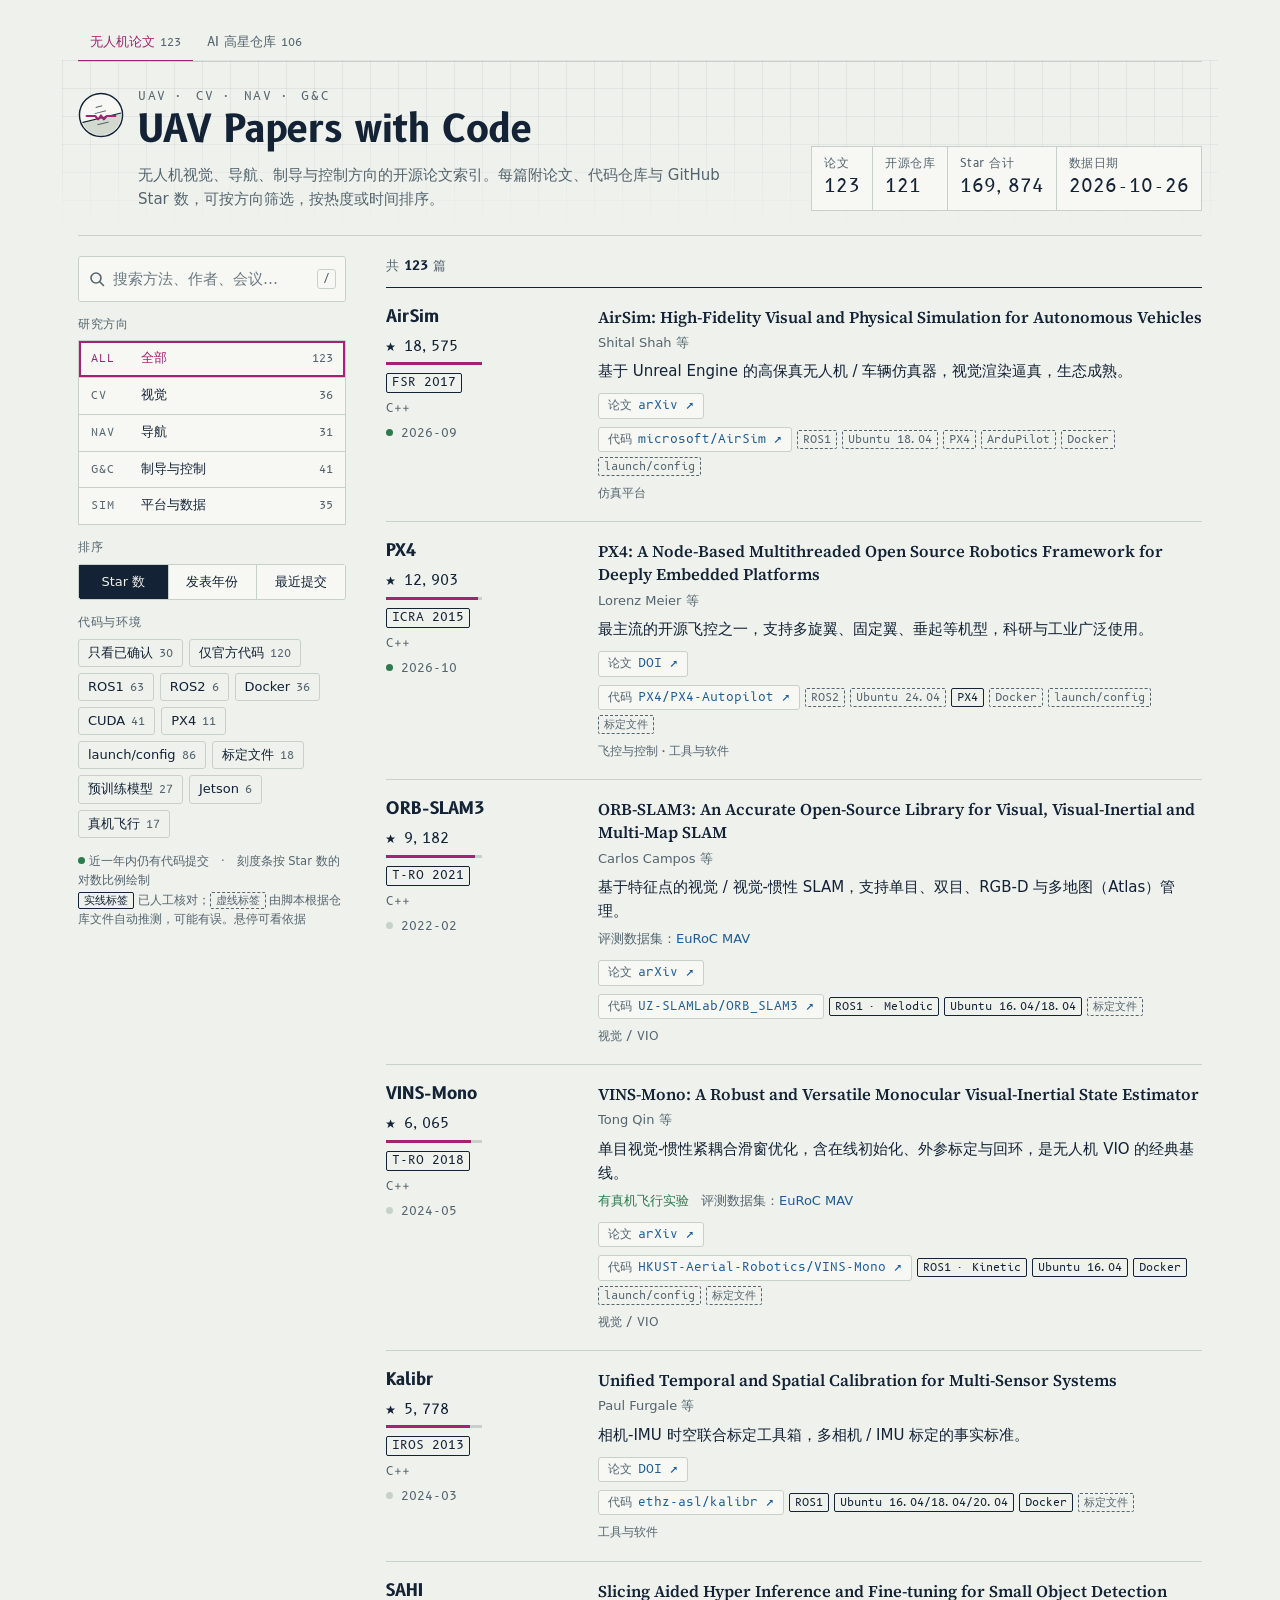
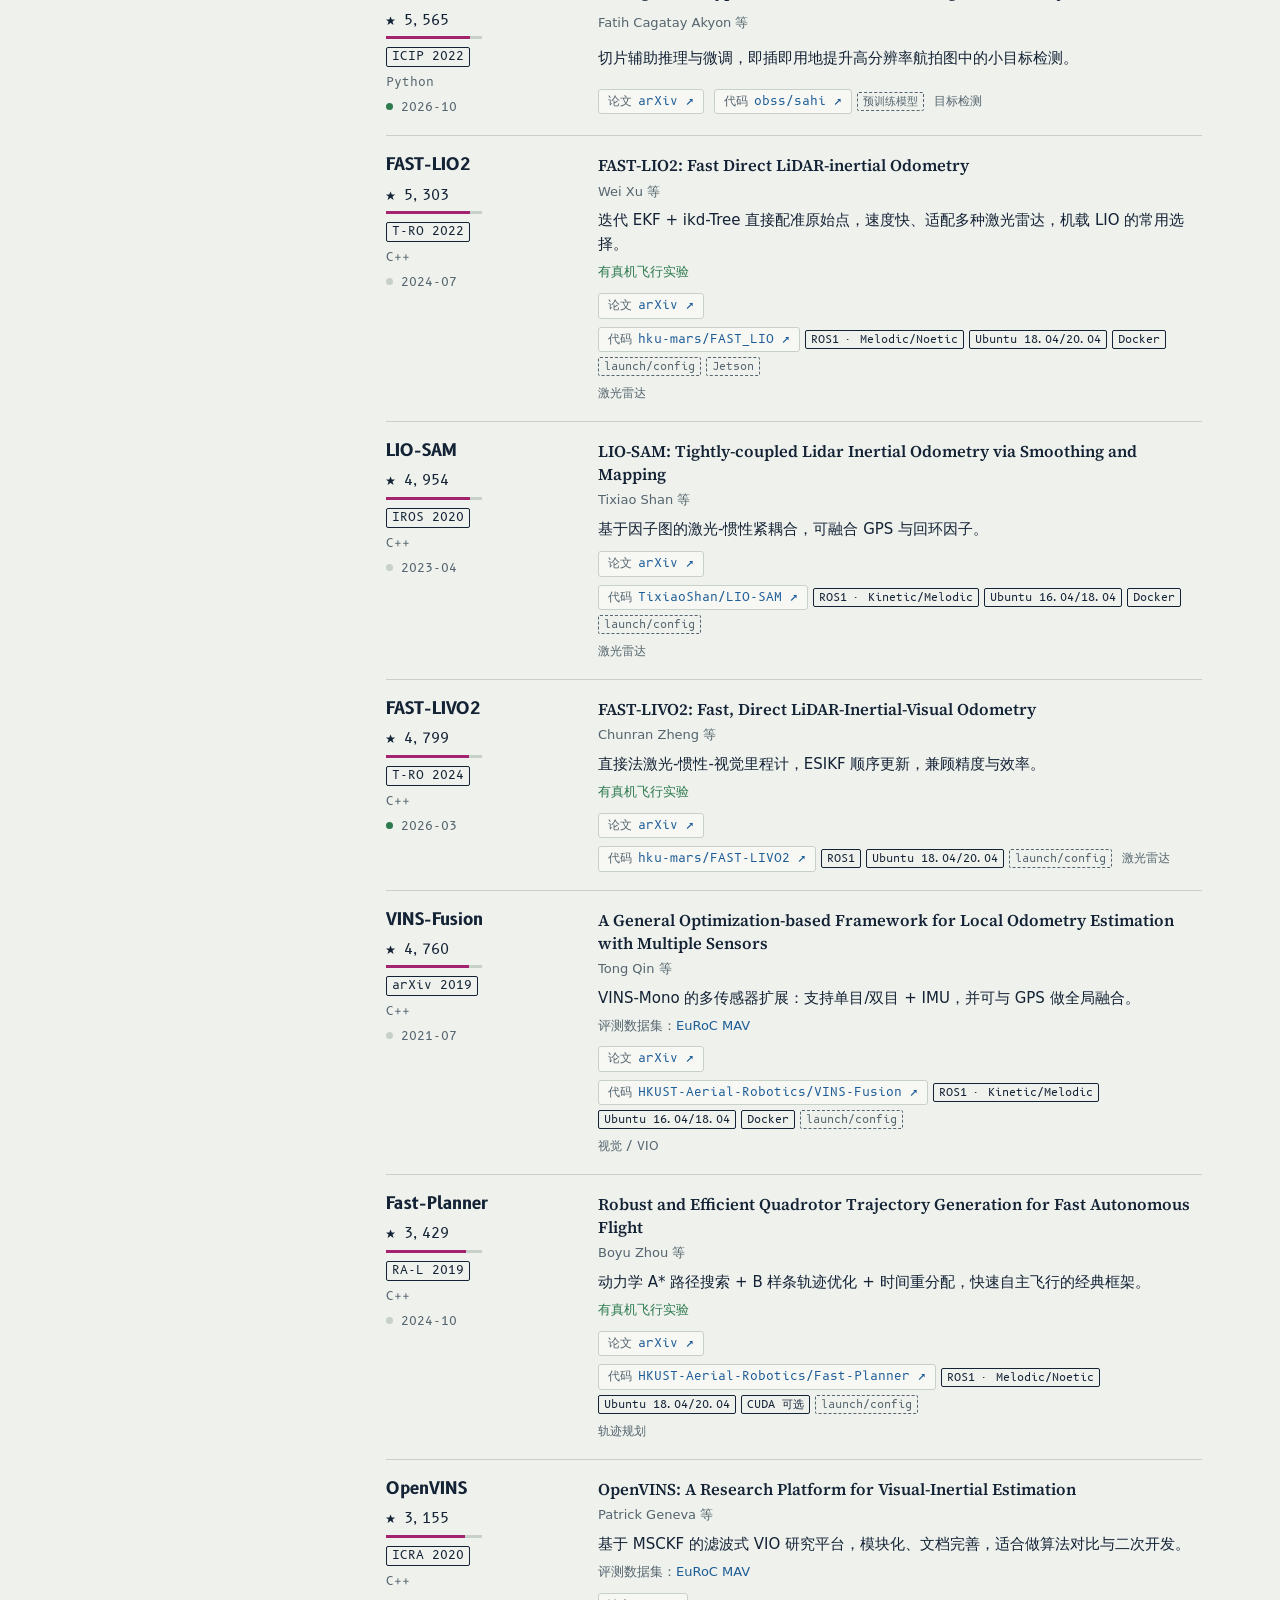
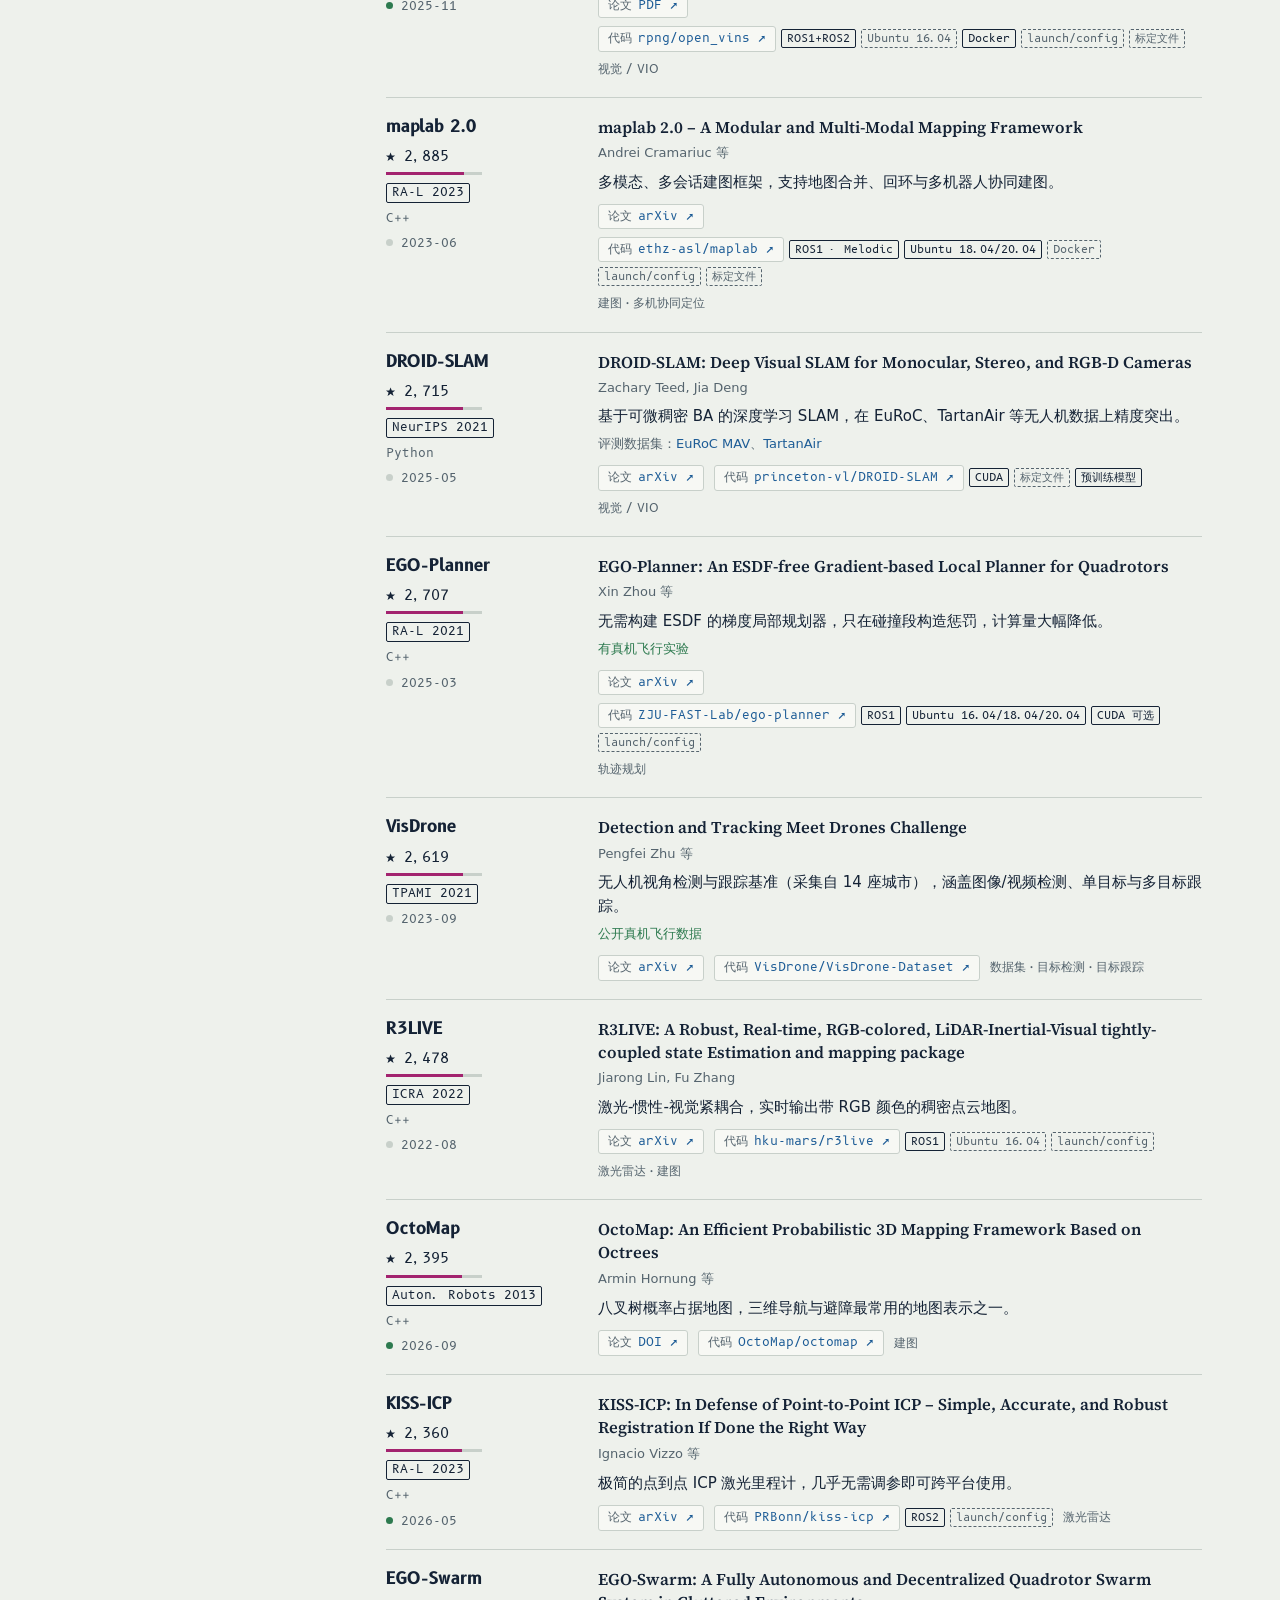
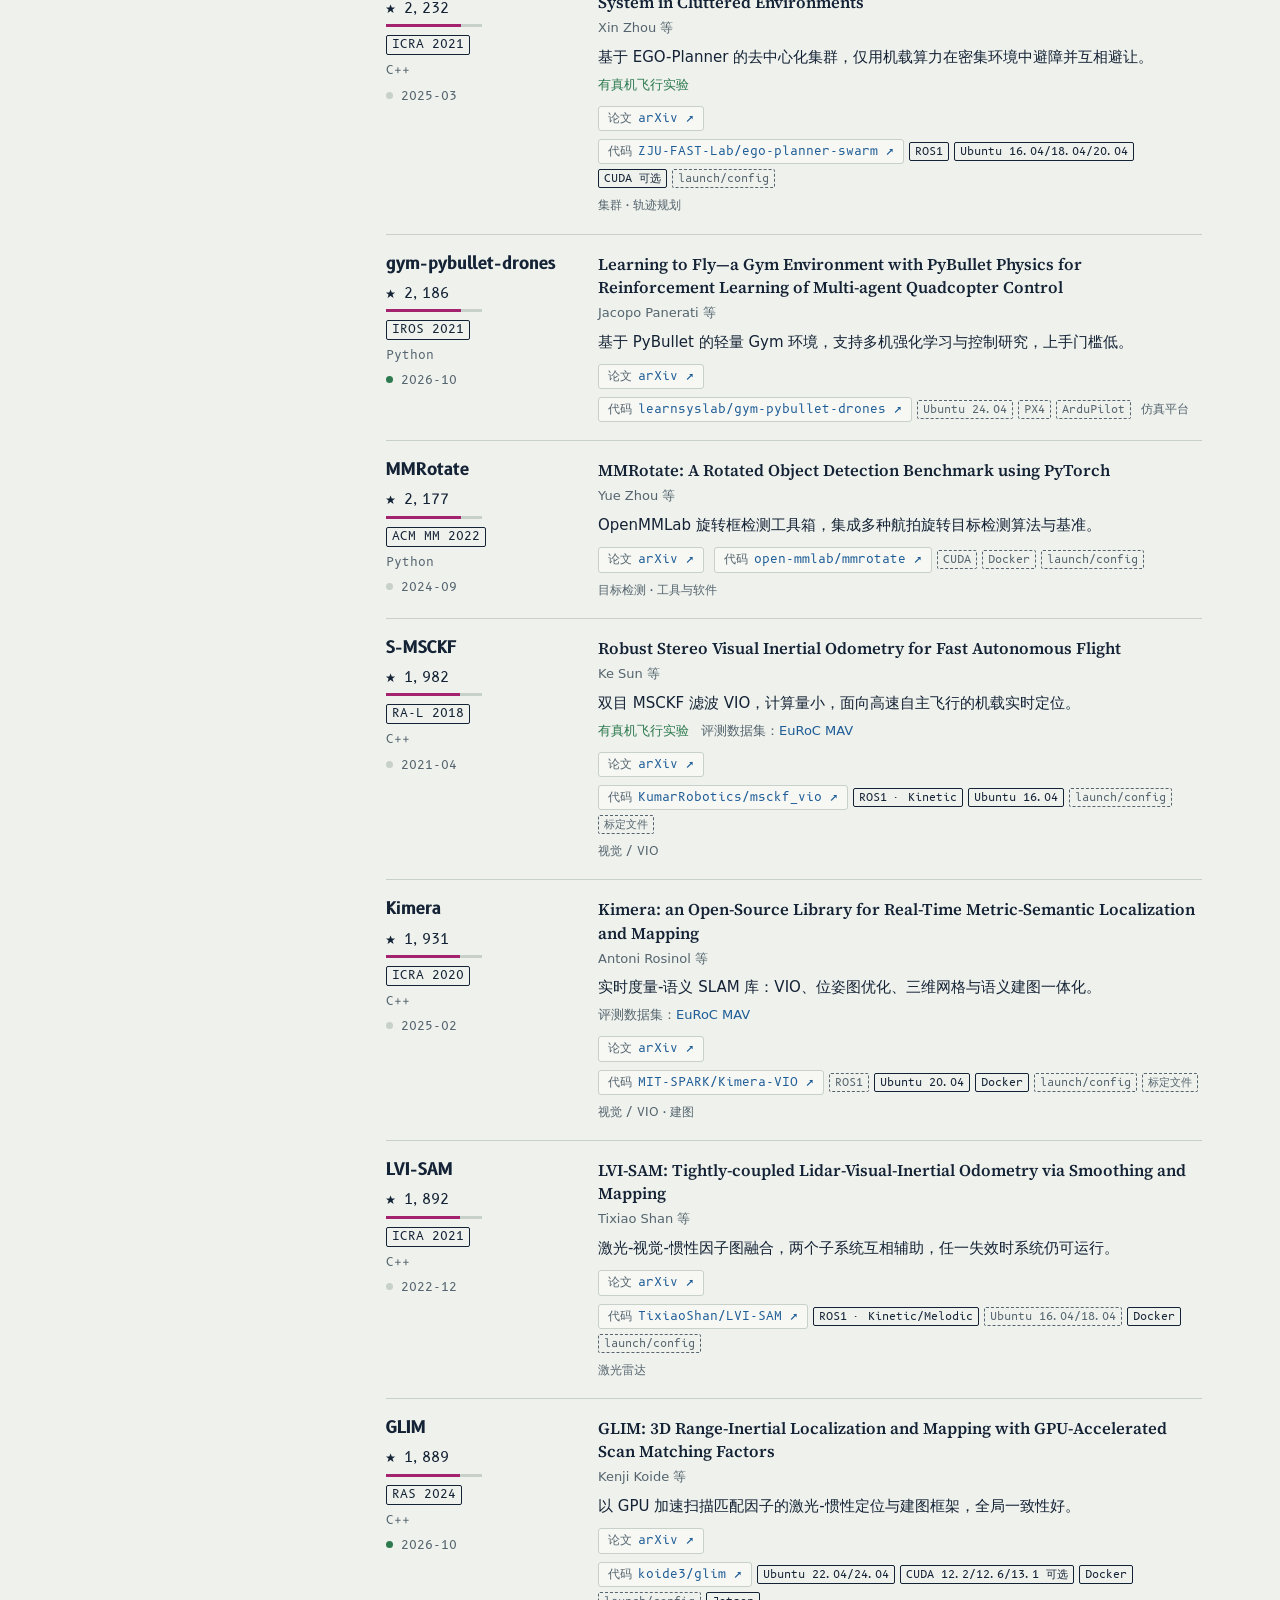
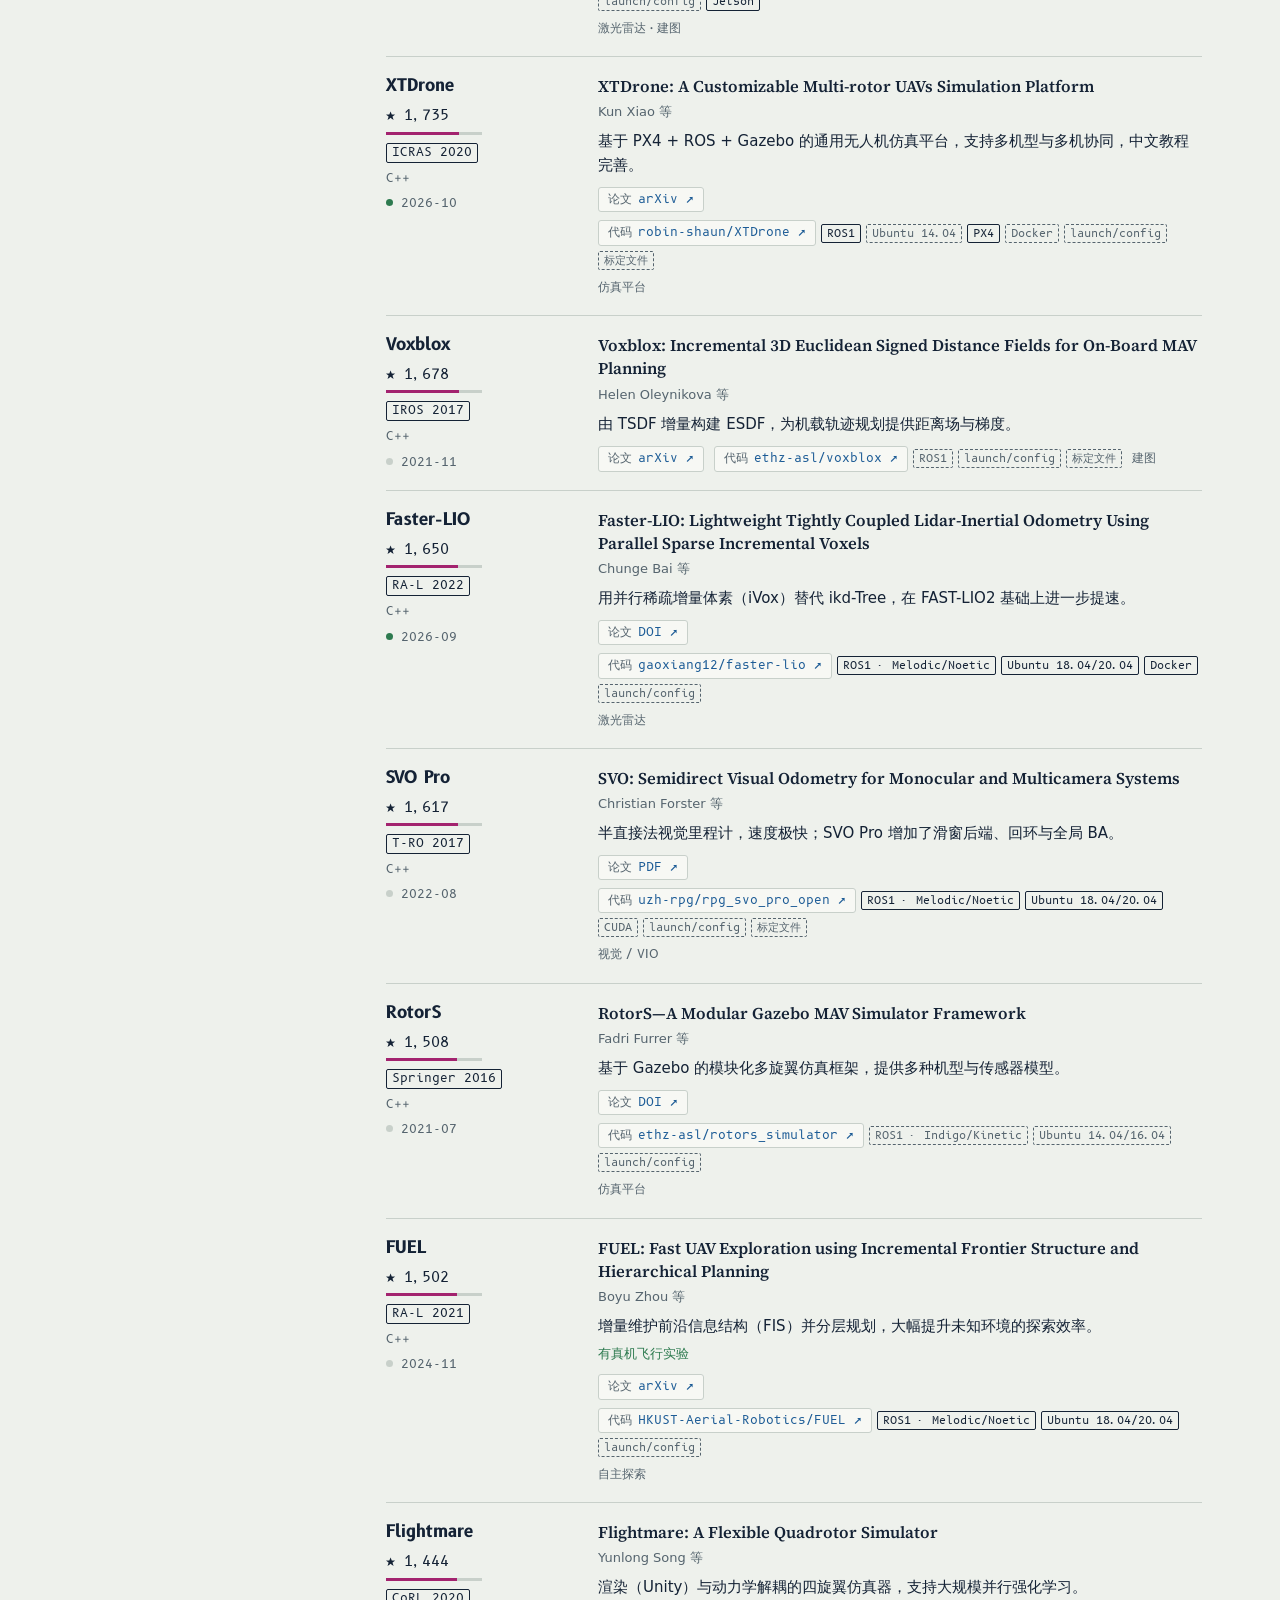
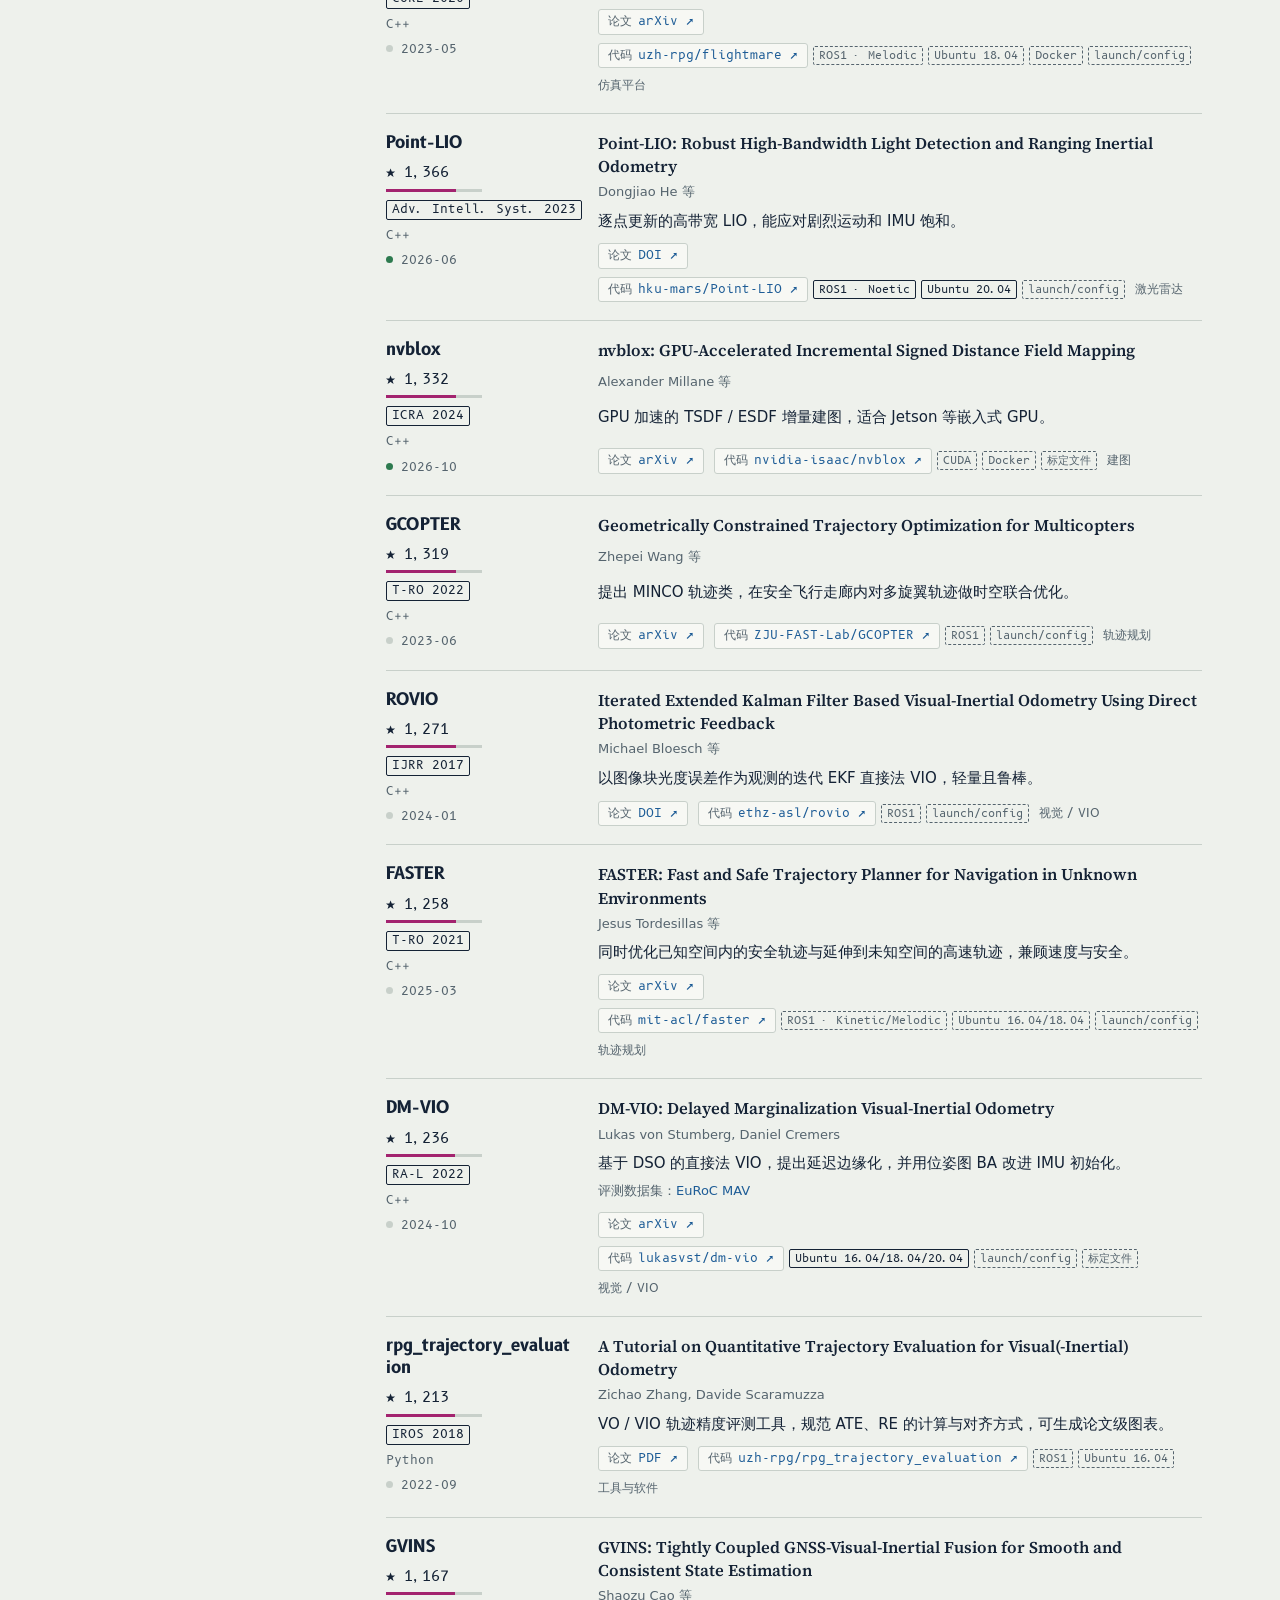
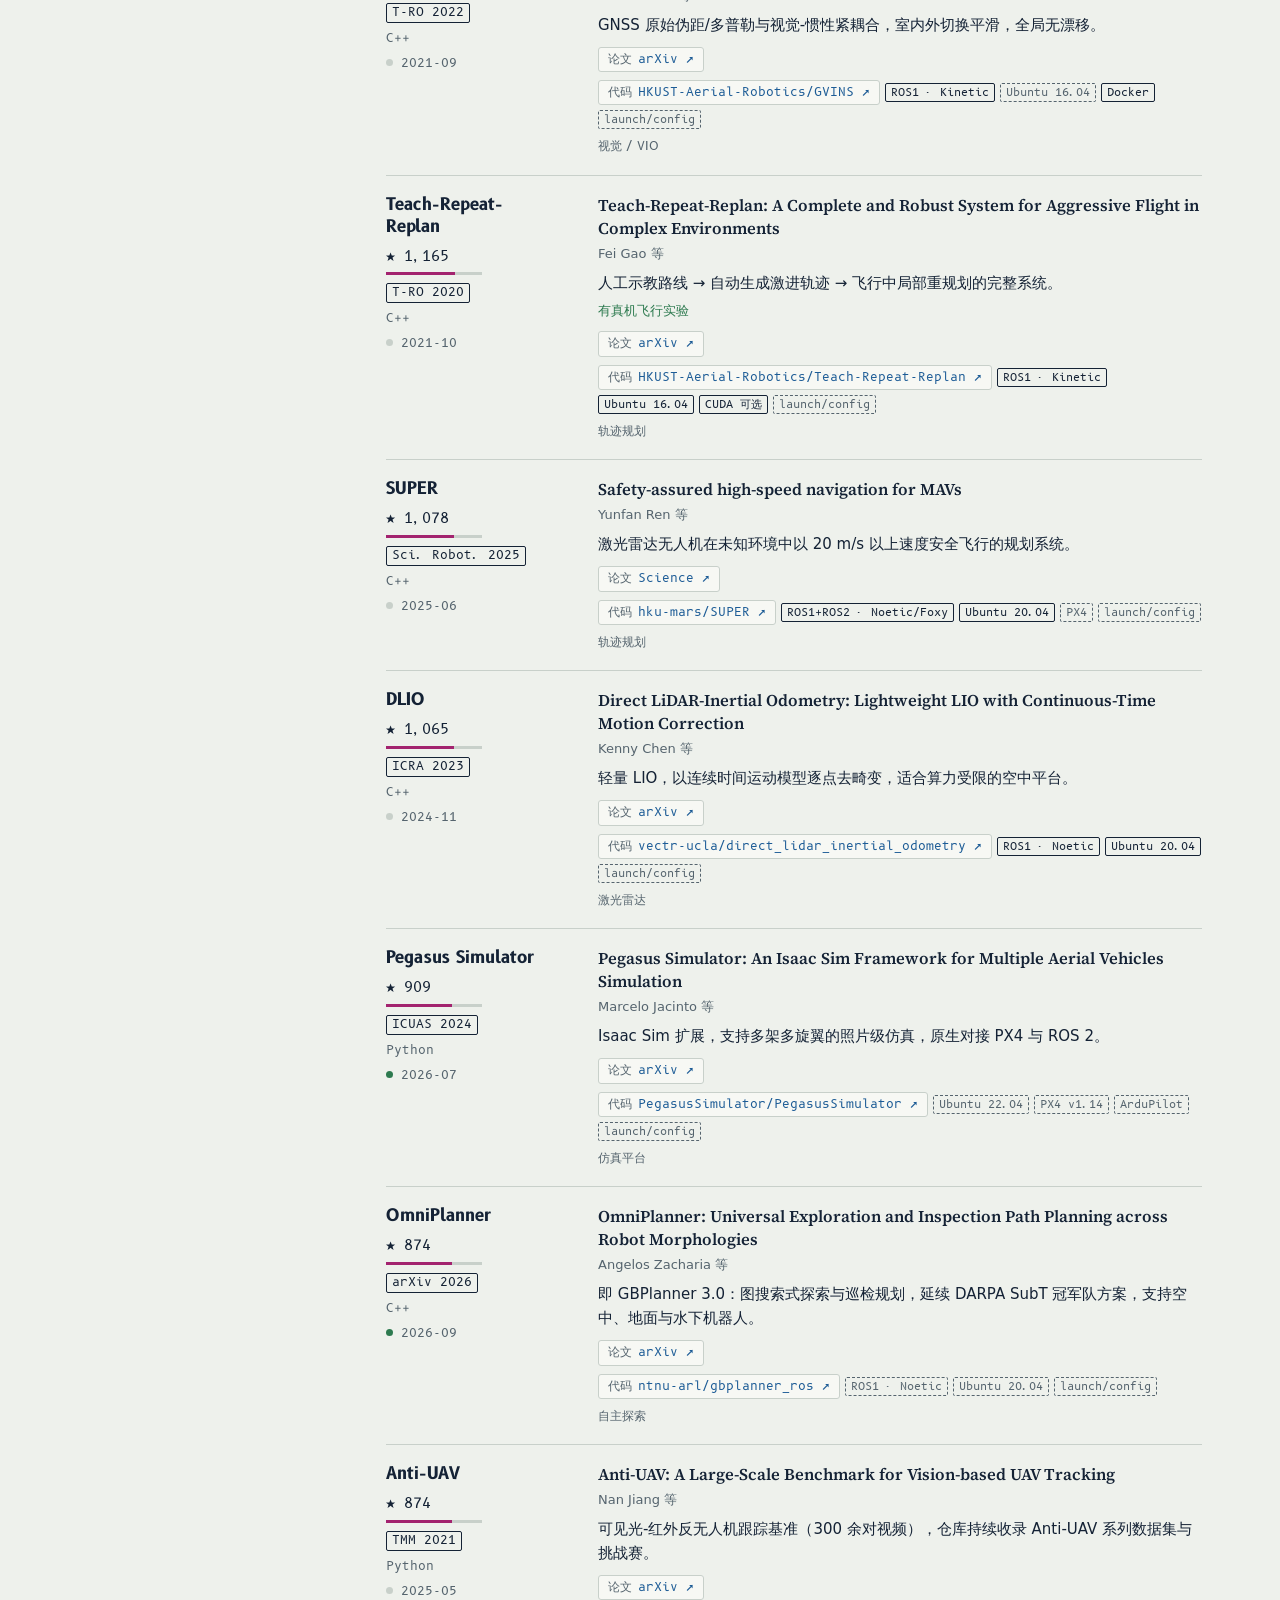
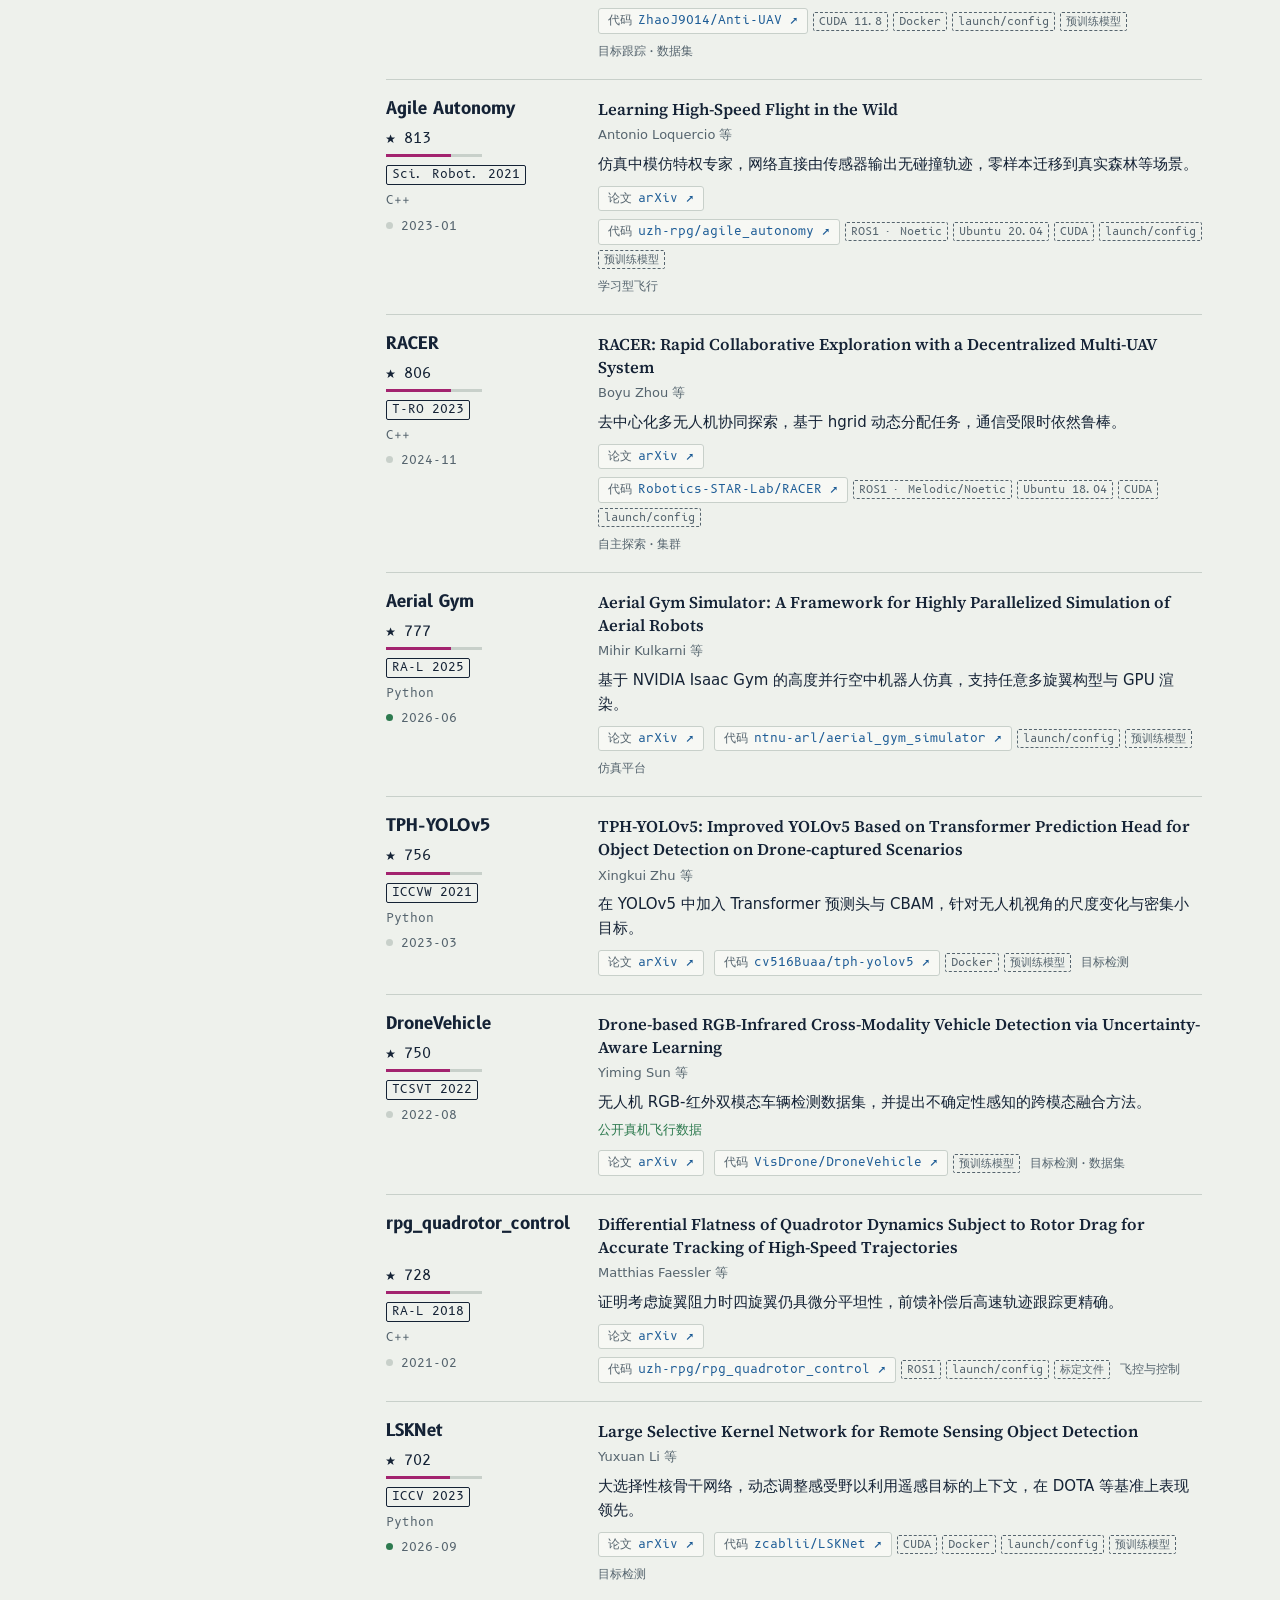
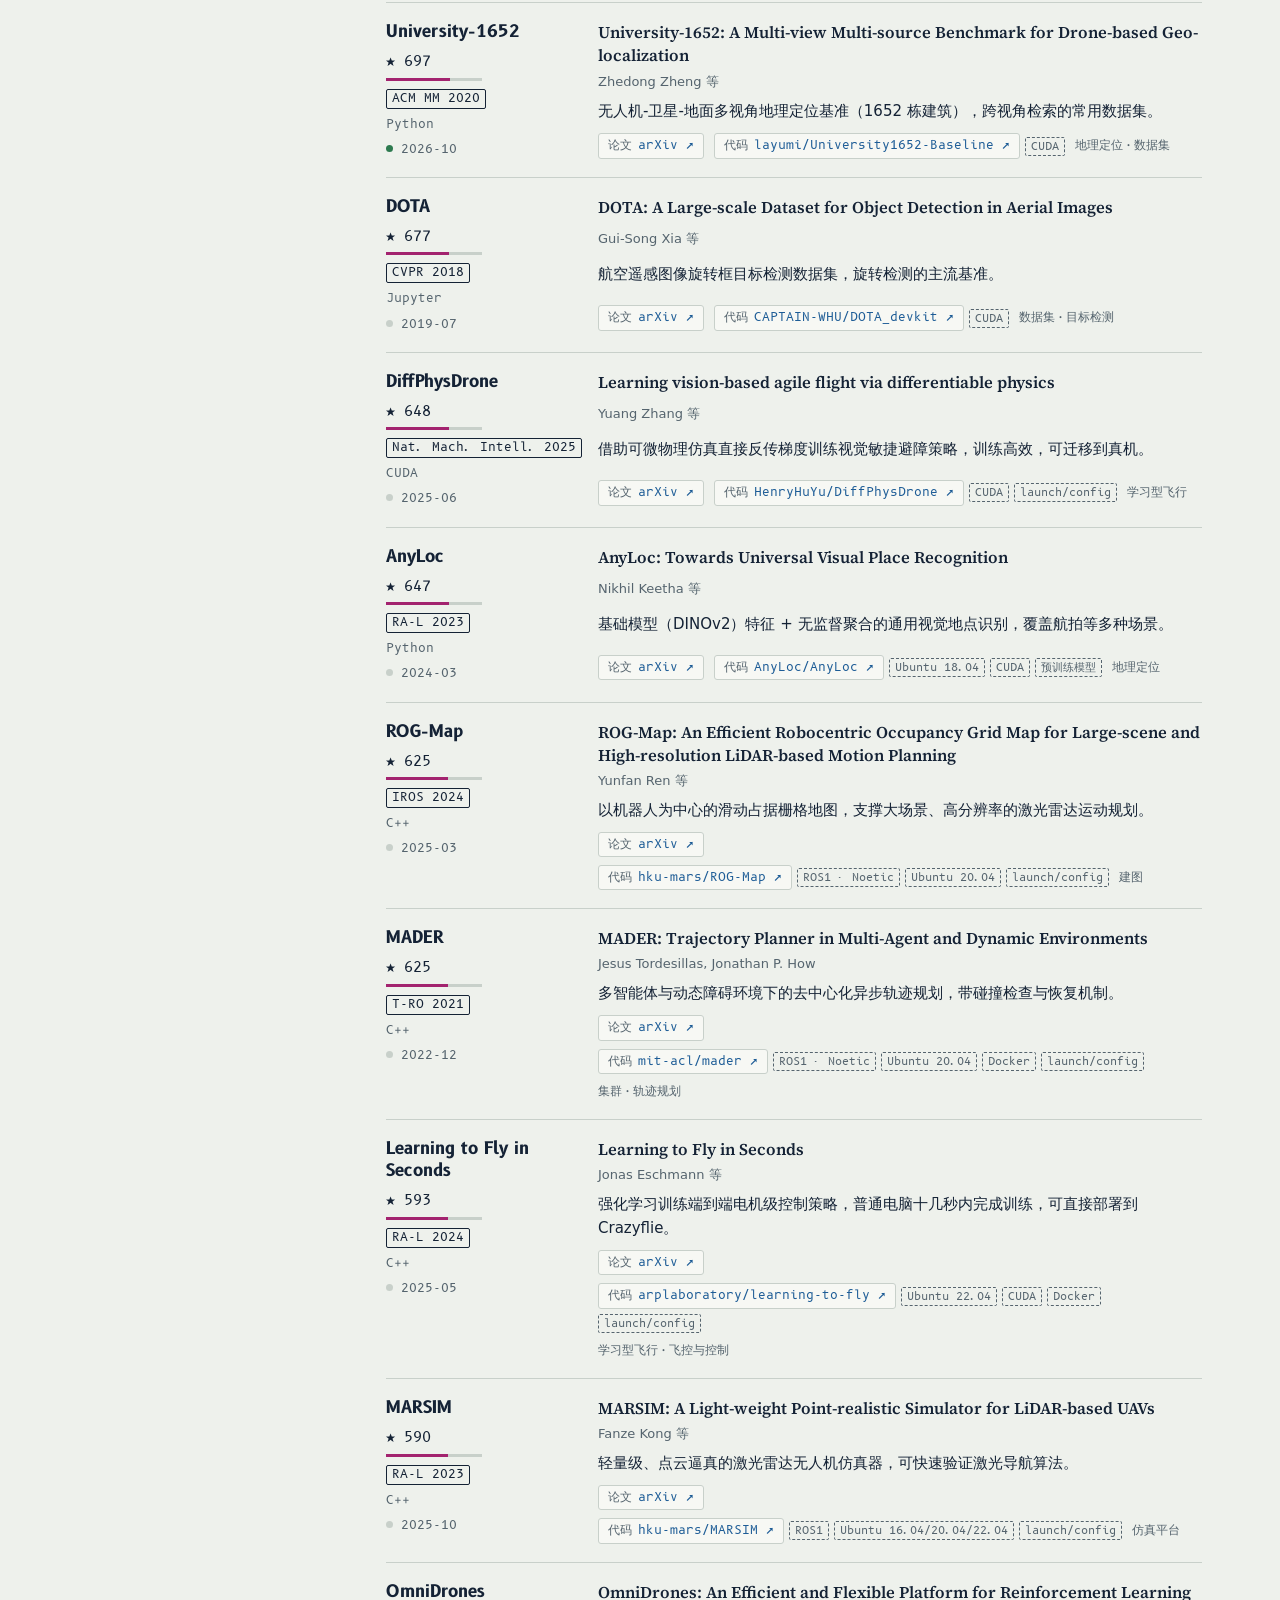
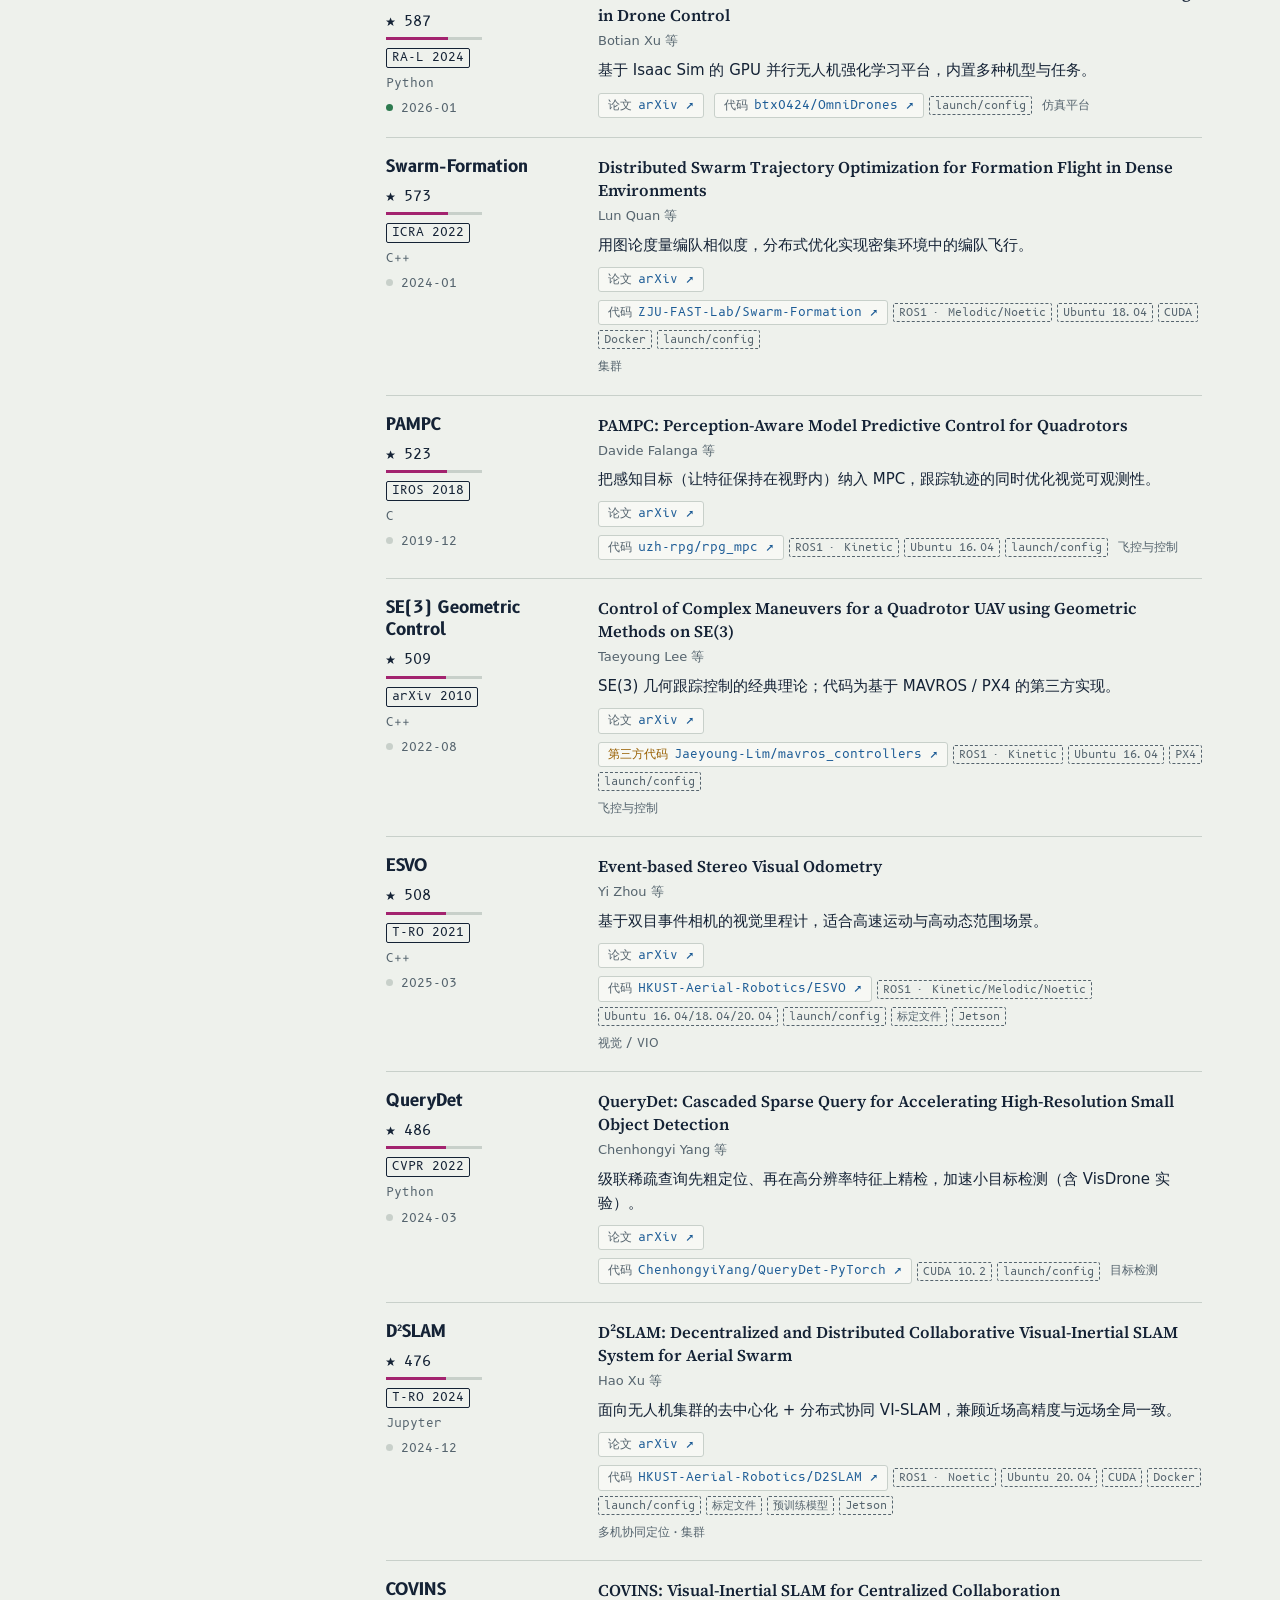
<file: index.html>
<!doctype html>
<html lang="zh-CN">
<head>
<meta charset="utf-8">
<meta name="viewport" content="width=device-width, initial-scale=1">
<meta name="color-scheme" content="light dark">
<title>UAV Papers with Code</title>
<meta name="description" content="无人机视觉、导航、制导与控制方向的开源论文索引：123 篇论文，附论文链接、GitHub 代码仓库与 Star 数，可搜索、筛选和排序。">
<meta property="og:type" content="website">
<meta property="og:title" content="UAV Papers with Code">
<meta property="og:description" content="无人机视觉、导航、制导与控制方向的开源论文索引：123 篇论文，附论文链接、GitHub 代码仓库与 Star 数，可搜索、筛选和排序。">
<meta property="og:url" content="https://voilalz.github.io/uav-papers-with-code/">
<meta name="theme-color" content="#EEF1EC" media="(prefers-color-scheme: light)">
<meta name="theme-color" content="#0B1218" media="(prefers-color-scheme: dark)">
<link rel="icon" href="data:image/svg+xml,%3Csvg%20xmlns='http://www.w3.org/2000/svg'%20viewBox='0%200%2048%2048'%3E%3Cdefs%3E%3CclipPath%20id='c'%3E%3Ccircle%20cx='24'%20cy='24'%20r='21'/%3E%3C/clipPath%3E%3C/defs%3E%3Ccircle%20cx='24'%20cy='24'%20r='22.5'%20fill='%23F7F8F4'%20stroke='%23142235'%20stroke-width='2.5'/%3E%3Cg%20clip-path='url(%23c)'%20transform='rotate(-14%2024%2024)'%3E%3Crect%20x='-6'%20y='27'%20width='60'%20height='30'%20fill='%23C9D3C4'/%3E%3Cline%20x1='-6'%20y1='27'%20x2='54'%20y2='27'%20stroke='%23142235'%20stroke-width='1.6'/%3E%3C/g%3E%3Cpath%20d='M8%2025h10l3%203.5%203-3.5%203%203.5%203-3.5h10'%20fill='none'%20stroke='%23A3236F'%20stroke-width='3.2'%20stroke-linejoin='round'%20stroke-linecap='round'/%3E%3C/svg%3E">
<link rel="preconnect" href="https://fonts.googleapis.com">
<link rel="preconnect" href="https://fonts.gstatic.com" crossorigin>
<!-- 字体异步加载：字体服务不可达时页面直接用系统字体渲染，不会卡住 -->
<link rel="stylesheet" href="https://fonts.googleapis.com/css2?family=B612:wght@400;700&family=B612+Mono:wght@400;700&family=Source+Serif+4:opsz,wght@8..60,400;8..60,600&display=swap" media="print" onload="this.media='all'">
<noscript><link rel="stylesheet" href="https://fonts.googleapis.com/css2?family=B612:wght@400;700&family=B612+Mono:wght@400;700&family=Source+Serif+4:opsz,wght@8..60,400;8..60,600&display=swap"></noscript>
<style>
body { margin: 0; }
img { max-width: 100%; }
[hidden] { display: none !important; }
/* Layout: aeronautical-chart masthead (graticule + attitude indicator), then a filter rail
   (annunciator-style mode strip, sticky on desktop) beside a flight-log list of papers. */
:root {
  --bg: #EEF1EC;          /* chart paper */
  --surface: #F7F8F4;     /* raised panels, row hover */
  --ink: #142235;         /* chart navy */
  --muted: #55646E;       /* secondary text */
  --rule: #C8D0CA;        /* hairlines */
  --grid: rgba(20, 34, 53, .06);
  --ground: #D2D9CE;      /* attitude-indicator ground */
  --accent: #A3236F;      /* avionics magenta: active route / selected mode */
  --accent-soft: rgba(163, 35, 111, .09);
  --link: #1D5C96;
  --ok: #2D7A4F;          /* recent activity */
  --caution: #985F00;     /* amber caution */
  --caution-soft: rgba(152, 95, 0, .10);

  --f-ui: "B612", "PingFang SC", "Hiragino Sans GB", "Microsoft YaHei", "Noto Sans CJK SC", "Source Han Sans SC", system-ui, sans-serif;
  --f-mono: "B612 Mono", ui-monospace, "SFMono-Regular", Menlo, Consolas, "PingFang SC", "Microsoft YaHei", monospace;
  --f-title: "Source Serif 4", "Source Serif Pro", Georgia, "Times New Roman", "Songti SC", serif;
  --f-body: system-ui, -apple-system, "Segoe UI", "PingFang SC", "Hiragino Sans GB", "Microsoft YaHei", "Noto Sans CJK SC", sans-serif;

  --s-xs: 11.5px; --s-sm: 13px; --s-md: 15px; --s-lg: 17px; --s-xl: clamp(26px, 6vw, 38px);
}
@media (prefers-color-scheme: dark) {
  :root:not([data-theme="light"]) {
    --bg: #0B1218; --surface: #111B23; --ink: #DCE5EC; --muted: #8D9DAA; --rule: #22303B;
    --grid: rgba(130, 190, 230, .06); --ground: #1C2A33;
    --accent: #FF5CC4; --accent-soft: rgba(255, 92, 196, .13); --link: #63C7EE;
    --ok: #43D18C; --caution: #F0B23E; --caution-soft: rgba(240, 178, 62, .12);
    color-scheme: dark;
  }
}
:root[data-theme="dark"] {
  --bg: #0B1218; --surface: #111B23; --ink: #DCE5EC; --muted: #8D9DAA; --rule: #22303B;
  --grid: rgba(130, 190, 230, .06); --ground: #1C2A33;
  --accent: #FF5CC4; --accent-soft: rgba(255, 92, 196, .13); --link: #63C7EE;
  --ok: #43D18C; --caution: #F0B23E; --caution-soft: rgba(240, 178, 62, .12);
  color-scheme: dark;
}

* { box-sizing: border-box; }
body {
  background: var(--bg); color: var(--ink);
  font-family: var(--f-body); font-size: var(--s-md); line-height: 1.6;
  -webkit-text-size-adjust: 100%;
}
a { color: inherit; }
button { font: inherit; color: inherit; }
:focus-visible { outline: 2px solid var(--accent); outline-offset: 2px; }
.sr-only { position: absolute; width: 1px; height: 1px; overflow: hidden; clip: rect(0 0 0 0); white-space: nowrap; }

.page { max-width: 1180px; margin: 0 auto; padding-inline: 16px; padding-block: 20px 56px; }
@media (min-width: 720px) { .page { padding-inline: 28px; padding-block: 32px 72px; } }

/* ── Section tabs（论文索引 / AI 高星仓库）── */
.tabs {
  display: flex; gap: 2px; margin: -6px 0 18px; border-bottom: 1px solid var(--rule);
  font-family: var(--f-ui); font-size: var(--s-sm); overflow-x: auto; scrollbar-width: none;
}
.tabs a {
  flex: none; padding: 6px 12px 7px; margin-bottom: -1px; text-decoration: none; color: var(--muted);
  border-bottom: 2px solid transparent; white-space: nowrap;
}
.tabs a:hover { color: var(--ink); }
.tabs a[aria-current="page"] { color: var(--accent); border-bottom-color: var(--accent); }
.tabs .n { margin-left: 5px; font-family: var(--f-mono); font-size: 11px; color: var(--muted); }
@media (max-width: 719.98px) { .tabs { margin-bottom: 12px; } }

/* ── Masthead ───────────────────────────── */
.masthead {
  position: relative; display: grid; gap: 20px;
  padding-block: 8px 24px; margin-bottom: 20px; border-bottom: 1px solid var(--rule);
}
.masthead::before {
  content: ""; position: absolute; inset: -20px -16px 0; z-index: -1; pointer-events: none;
  background-image:
    linear-gradient(var(--grid) 1px, transparent 1px),
    linear-gradient(90deg, var(--grid) 1px, transparent 1px);
  background-size: 28px 28px;
  -webkit-mask-image: linear-gradient(to bottom, #000 30%, transparent);
          mask-image: linear-gradient(to bottom, #000 30%, transparent);
}
.brand { display: flex; gap: 14px; align-items: flex-start; min-width: 0; }
.adi { width: 46px; height: 46px; flex: none; margin-top: 4px; }
.eyebrow {
  margin: 0 0 4px; font-family: var(--f-mono); font-size: var(--s-xs);
  letter-spacing: .14em; color: var(--muted);
}
h1 {
  margin: 0; font-family: var(--f-ui); font-weight: 700; font-size: var(--s-xl);
  line-height: 1.12; letter-spacing: -.01em; text-wrap: balance;
}
.lede { margin: 10px 0 0; max-width: 40em; color: var(--muted); }
.readout {
  margin: 0; display: grid; grid-template-columns: repeat(2, minmax(0, 1fr));
  border: 1px solid var(--rule); background: var(--surface);
}
.readout div { padding: 8px 12px; border-top: 1px solid var(--rule); }
.readout div:nth-child(-n+2) { border-top: 0; }
.readout div:nth-child(2n) { border-left: 1px solid var(--rule); }
.readout dt { font-family: var(--f-ui); font-size: var(--s-xs); color: var(--muted); letter-spacing: .04em; }
.readout dd { margin: 0; font-family: var(--f-mono); font-size: 18px; font-variant-numeric: tabular-nums; }
/* 窄屏：统计压成一行小字，给论文列表让出首屏 */
@media (max-width: 719.98px) {
  .masthead { gap: 12px; padding-bottom: 16px; margin-bottom: 14px; }
  .lede { font-size: 14px; }
  .readout { display: flex; flex-wrap: wrap; gap: 2px 14px; border: 0; background: none; }
  .readout div { display: flex; align-items: baseline; gap: 5px; padding: 0; border: 0 !important; }
  .readout dd { font-size: 14px; }
}
@media (min-width: 720px) {
  .masthead { grid-template-columns: minmax(0, 1fr) auto; align-items: end; }
  .readout { grid-template-columns: repeat(4, auto); }
  .readout div { border-top: 0 !important; border-left: 1px solid var(--rule); }
  .readout div:first-child { border-left: 0; }
}

/* ── Layout ─────────────────────────────── */
.layout { display: grid; gap: 18px; }
.rail { display: grid; gap: 14px; align-content: start; min-width: 0; }
.main { min-width: 0; }
@media (min-width: 960px) {
  .layout { grid-template-columns: 268px minmax(0, 1fr); gap: 40px; }
  .rail { position: sticky; top: calc(env(safe-area-inset-top, 0px) + 20px); align-self: start; }
}

/* 搜索栏 + 筛选按钮；窄屏时排序与环境筛选收进底部抽屉，搜索栏吸顶 */
.bar { display: flex; gap: 8px; }
.bar .search { flex: 1; min-width: 0; }
.filter-btn {
  display: inline-flex; align-items: center; gap: 6px; flex: none; padding: 0 14px;
  border: 1px solid var(--rule); border-radius: 3px; background: var(--surface); cursor: pointer;
  font-size: var(--s-md);
}
.filter-btn .badge {
  min-width: 18px; padding: 0 5px; border-radius: 9px; background: var(--accent); color: var(--bg);
  font-family: var(--f-mono); font-size: 11px; line-height: 18px; text-align: center;
}
.panel { display: grid; gap: 14px; align-content: start; }
.panel-head, .panel-foot, .scrim { display: none; }
@media (min-width: 960px) { .filter-btn { display: none; } }
@media (max-width: 959.98px) {
  .rail { display: contents; }
  .bar {
    position: sticky; top: 0; z-index: 5; margin-block: -8px; padding-block: 8px;
    background: var(--bg); box-shadow: 0 1px 0 var(--rule);
  }
  .panel {
    position: fixed; z-index: 21; left: 0; right: 0; bottom: 0; max-height: 82vh; overflow: auto;
    padding: 0 16px calc(16px + env(safe-area-inset-bottom, 0px)); background: var(--bg);
    border-top: 1px solid var(--rule); box-shadow: 0 -8px 24px rgba(0, 0, 0, .18);
    transform: translateY(100%); visibility: hidden; overscroll-behavior: contain;
  }
  .panel.open { transform: none; visibility: visible; }
  .panel-head {
    display: flex; align-items: center; justify-content: space-between; gap: 8px;
    position: sticky; top: 0; z-index: 1; padding-block: 14px 10px; background: var(--bg);
    border-bottom: 1px solid var(--rule);
  }
  .panel-title { font-family: var(--f-ui); font-weight: 700; }
  .panel-foot { display: block; position: sticky; bottom: 0; padding-top: 6px; background: var(--bg); }
  .done {
    width: 100%; padding: 11px; border: 0; border-radius: 3px; cursor: pointer;
    background: var(--ink); color: var(--bg); font-size: var(--s-md);
  }
  .scrim:not([hidden]) { display: block; position: fixed; inset: 0; z-index: 20; background: rgba(0, 0, 0, .35); }
  .entry { scroll-margin-top: 72px; }
  .seg button { padding-block: 10px; }
  .panel .chip { padding: 7px 11px; }
}
@media (max-width: 959.98px) and (prefers-reduced-motion: no-preference) {
  .panel { transition: transform .2s ease, visibility .2s; }
}
html.locked { overflow: hidden; }

.label {
  display: block; margin-bottom: 6px; font-family: var(--f-ui); font-size: var(--s-xs);
  color: var(--muted); letter-spacing: .06em;
}

/* search */
.search { position: relative; }
.search svg { position: absolute; left: 11px; top: 50%; width: 16px; height: 16px; transform: translateY(-50%); color: var(--muted); pointer-events: none; }
#q {
  width: 100%; padding: 10px 40px 10px 34px; font: inherit; font-size: var(--s-md);
  color: var(--ink); background: var(--surface); border: 1px solid var(--rule); border-radius: 3px;
  -webkit-appearance: none; appearance: none;
}
#q::placeholder { color: var(--muted); opacity: .85; }
#q:focus { outline: none; border-color: var(--accent); box-shadow: 0 0 0 3px var(--accent-soft); }
.kbd {
  position: absolute; right: 10px; top: 50%; transform: translateY(-50%);
  font-family: var(--f-mono); font-size: 11px; color: var(--muted);
  border: 1px solid var(--rule); border-radius: 3px; padding: 0 5px; line-height: 18px;
}
@media (hover: none) { .kbd { display: none; } }

/* mode strip — annunciator panel; the active mode gets the boxed annunciation */
.modes {
  display: grid; grid-template-columns: repeat(5, minmax(0, 1fr));
  border: 1px solid var(--rule); background: var(--surface);
}
.mode {
  display: grid; justify-items: center; gap: 1px; min-width: 0;
  padding: 7px 2px 6px; border: 0; border-left: 1px solid var(--rule);
  background: transparent; cursor: pointer; text-align: center;
}
.mode:first-child { border-left: 0; }
.mode .code { font-family: var(--f-mono); font-size: 10.5px; letter-spacing: .08em; color: var(--muted); }
.mode .lab { font-family: var(--f-ui); font-size: 13px; line-height: 1.3; white-space: nowrap; }
.mode .lab-full { display: none; }
.mode .n { font-family: var(--f-mono); font-size: 11px; color: var(--muted); font-variant-numeric: tabular-nums; }
.mode:hover { background: var(--accent-soft); }
.mode[aria-pressed="true"] { box-shadow: inset 0 0 0 2px var(--accent); }
.mode[aria-pressed="true"] .code, .mode[aria-pressed="true"] .lab { color: var(--accent); }
@media (min-width: 960px) {
  .modes { grid-template-columns: 1fr; }
  .mode {
    grid-template-columns: 40px 1fr auto; justify-items: start; align-items: baseline;
    gap: 10px; padding: 9px 12px; border-left: 0; border-top: 1px solid var(--rule); text-align: left;
  }
  .mode:first-child { border-top: 0; }
  .mode .lab-full { display: inline; }
  .mode .lab-short { display: none; }
}

/* sub-area chips */
.subs { display: flex; flex-wrap: wrap; gap: 6px; }
.chip {
  display: inline-flex; align-items: baseline; gap: 6px; padding: 4px 9px;
  font-size: var(--s-sm); line-height: 1.4; border: 1px solid var(--rule); border-radius: 3px;
  background: transparent; cursor: pointer;
}
.chip .n { font-family: var(--f-mono); font-size: 11px; color: var(--muted); }
.chip:hover { border-color: var(--accent); }
.chip[aria-pressed="true"] { border-color: var(--accent); color: var(--accent); background: var(--accent-soft); }
.chip[aria-pressed="true"] .n { color: var(--accent); }

/* sort */
.seg { display: grid; grid-template-columns: repeat(3, minmax(0, 1fr)); border: 1px solid var(--rule); border-radius: 3px; overflow: hidden; }
.seg button {
  padding: 7px 4px; border: 0; border-left: 1px solid var(--rule); background: var(--surface);
  font-size: var(--s-sm); cursor: pointer; white-space: nowrap;
}
.seg button:first-child { border-left: 0; }
.seg button[aria-pressed="true"] { background: var(--ink); color: var(--bg); }

.legend { margin: 0; font-size: var(--s-xs); color: var(--muted); line-height: 1.7; }
.legend .dot { margin-right: 4px; }

/* ── Status line ────────────────────────── */
.status {
  display: flex; flex-wrap: wrap; align-items: center; justify-content: space-between; gap: 8px;
  padding-bottom: 10px; border-bottom: 1px solid var(--ink);
  font-family: var(--f-ui); font-size: var(--s-sm); color: var(--muted);
}
.status b { color: var(--ink); font-family: var(--f-mono); font-weight: 700; }
.clear {
  border: 1px solid var(--rule); border-radius: 3px; background: transparent; padding: 3px 9px;
  font-size: var(--s-sm); cursor: pointer;
}
.clear:hover { border-color: var(--accent); color: var(--accent); }

/* ── Entries ────────────────────────────── */
.list { list-style: none; margin: 0; padding: 0; }
.entry {
  display: grid; gap: 6px; padding-block: 18px; border-bottom: 1px solid var(--rule);
}
.e-side {
  display: grid; grid-template-columns: minmax(0, 1fr) auto; column-gap: 12px; row-gap: 3px; align-items: baseline;
}
.e-name {
  margin: 0; font-family: var(--f-ui); font-weight: 700; font-size: var(--s-lg); line-height: 1.3;
  overflow-wrap: anywhere;
}
.e-star { justify-self: end; text-align: right; font-family: var(--f-mono); font-size: var(--s-sm); font-variant-numeric: tabular-nums; white-space: nowrap; }
.e-star .g { display: block; width: 64px; height: 3px; margin: 4px 0 0 auto; background: var(--rule); }
.e-star .g i { display: block; height: 100%; background: var(--accent); }
.e-star .ds { font-family: var(--f-ui); font-size: var(--s-xs); color: var(--muted); }
.e-meta {
  grid-column: 1 / -1; margin: 0; display: flex; flex-wrap: wrap; align-items: center; gap: 4px 10px;
  font-family: var(--f-mono); font-size: 12px; color: var(--muted); font-variant-numeric: tabular-nums;
}
.venue {
  font-family: var(--f-mono); font-size: 12px; color: var(--ink);
  border: 1px solid var(--ink); padding: 0 5px; border-radius: 2px; line-height: 18px; white-space: nowrap;
}
.dot { display: inline-block; width: 7px; height: 7px; border-radius: 50%; background: var(--rule); vertical-align: 1px; }
.dot.ok { background: var(--ok); }
.e-main { min-width: 0; display: grid; gap: 4px; }
.e-title { margin: 0; font-family: var(--f-title); font-size: 16.5px; line-height: 1.4; font-weight: 600; }
.e-title a { text-decoration: none; }
.e-title a:hover { text-decoration: underline; text-decoration-thickness: 1px; text-underline-offset: 3px; color: var(--link); }
.e-authors { margin: 0; font-size: var(--s-sm); color: var(--muted); }
.e-zh { margin: 2px 0 0; max-width: 46em; }
.e-foot { display: flex; flex-wrap: wrap; align-items: center; gap: 8px 10px; margin-top: 6px; }
.lnk {
  display: inline-flex; align-items: baseline; gap: 6px; max-width: 100%;
  padding: 3px 9px; border: 1px solid var(--rule); border-radius: 3px; background: var(--surface);
  text-decoration: none; font-size: var(--s-sm); line-height: 1.45;
}
.lnk .k { font-family: var(--f-ui); color: var(--muted); font-size: 12px; white-space: nowrap; }
.lnk .v { font-family: var(--f-mono); font-size: 12px; color: var(--link); overflow-wrap: anywhere; }
.lnk:hover { border-color: var(--link); }
.lnk.third .k { color: var(--caution); }
.repo { display: inline-flex; flex-wrap: wrap; align-items: center; gap: 5px; max-width: 100%; }
/* 环境标签：虚线边框 = 脚本根据仓库文件自动推测 */
.tag {
  font-family: var(--f-mono); font-size: 11px; line-height: 17px; white-space: nowrap;
  padding: 0 5px; border: 1px dashed var(--muted); border-radius: 2px; color: var(--muted); cursor: help;
}
.tag.ok { border-style: solid; border-color: var(--ink); color: var(--ink); }  /* 人工确认 */
.e-repro { margin: 2px 0 0; font-size: var(--s-sm); color: var(--muted); display: flex; flex-wrap: wrap; gap: 4px 12px; }
.e-repro a { color: var(--link); text-decoration: none; }
.e-repro a:hover { text-decoration: underline; }
.e-repro .rf { color: var(--ok); }
.areas { font-family: var(--f-ui); font-size: 12px; color: var(--muted); }
.areas span + span::before { content: " · "; }
.note {
  font-size: 12px; color: var(--caution); background: var(--caution-soft);
  padding: 1px 7px; border-radius: 2px;
}
@media (min-width: 720px) {
  .entry { grid-template-columns: 184px minmax(0, 1fr); column-gap: 28px; }
  .e-side { grid-template-columns: 1fr; align-content: start; row-gap: 8px; }
  .e-star { justify-self: start; text-align: left; font-size: 14px; }
  .e-star .g { margin-left: 0; width: 96px; }
  .e-meta { grid-column: auto; flex-direction: column; align-items: flex-start; gap: 6px; }
}
.perma {
  margin-left: 6px; font-family: var(--f-mono); font-weight: 400; font-size: var(--s-sm);
  color: var(--muted); text-decoration: none; opacity: 0;
}
.entry:hover .perma, .perma:focus { opacity: 1; }
.perma:hover { color: var(--accent); }
.entry.hit { box-shadow: inset 3px 0 0 var(--accent); }
.entry:hover { background: linear-gradient(90deg, transparent, var(--accent-soft) 40%, transparent); }

.empty { padding: 40px 0; text-align: center; color: var(--muted); }
.empty p { margin: 0 0 12px; }

/* ── Footer ─────────────────────────────── */
.foot {
  margin-top: 40px; padding-top: 16px; border-top: 1px solid var(--rule);
  display: grid; gap: 6px; font-size: var(--s-sm); color: var(--muted); max-width: 52em;
}
.foot p { margin: 0; }

@media (prefers-reduced-motion: no-preference) {
  .mode, .chip, .lnk, .seg button, #q { transition: background-color .15s, border-color .15s, box-shadow .15s, color .15s; }
}
</style>
</head>
<body>
<div class="page">
  <nav class="tabs" aria-label="栏目">
    <a href="./" aria-current="page">无人机论文<span class="n">123</span></a>
    <a href="ai.html">AI 高星仓库<span class="n">106</span></a>
  </nav>
  <header class="masthead">
    <div class="brand">
      <svg class="adi" viewBox="0 0 48 48" aria-hidden="true">
        <defs><clipPath id="adi-c"><circle cx="24" cy="24" r="21"/></clipPath></defs>
        <circle cx="24" cy="24" r="22.5" fill="var(--surface)" stroke="var(--ink)" stroke-width="1.5"/>
        <g clip-path="url(#adi-c)" transform="rotate(-14 24 24)">
          <rect x="-6" y="27" width="60" height="30" fill="var(--ground)"/>
          <line x1="-6" y1="27" x2="54" y2="27" stroke="var(--ink)" stroke-width="1.2"/>
          <line x1="18" y1="21" x2="30" y2="21" stroke="var(--muted)" stroke-width="1"/>
          <line x1="20.5" y1="15" x2="27.5" y2="15" stroke="var(--muted)" stroke-width="1"/>
          <line x1="18" y1="33" x2="30" y2="33" stroke="var(--muted)" stroke-width="1"/>
        </g>
        <path d="M9 25h9l3 3.5 3-3.5 3 3.5 3-3.5h9" fill="none" stroke="var(--accent)" stroke-width="2.2" stroke-linejoin="round" stroke-linecap="round"/>
        <circle cx="24" cy="25" r="1.4" fill="var(--accent)"/>
      </svg>
      <div>
        <p class="eyebrow">UAV · CV · NAV · G&amp;C</p>
        <h1>UAV Papers with Code</h1>
        <p class="lede">无人机视觉、导航、制导与控制方向的开源论文索引。每篇附论文、代码仓库与 GitHub Star 数，可按方向筛选，按热度或时间排序。</p>
      </div>
    </div>
    <dl class="readout" id="readout"></dl>
  </header>

  <div class="layout">
    <aside class="rail" aria-label="筛选">
      <div class="bar">
        <div class="search">
          <label for="q" class="sr-only">搜索论文</label>
          <svg viewBox="0 0 16 16" aria-hidden="true"><circle cx="7" cy="7" r="5" fill="none" stroke="currentColor" stroke-width="1.6"/><path d="M11 11l3.5 3.5" stroke="currentColor" stroke-width="1.6" stroke-linecap="round"/></svg>
          <input id="q" type="search" autocomplete="off" spellcheck="false" placeholder="搜索方法、作者、会议…">
          <span class="kbd" aria-hidden="true">/</span>
        </div>
        <button type="button" class="filter-btn" id="filter-btn" aria-controls="panel" aria-expanded="false">筛选<span class="badge" id="filter-n" hidden></span></button>
      </div>
      <div>
        <span class="label" id="modes-label">研究方向</span>
        <div class="modes" id="modes" role="group" aria-labelledby="modes-label"></div>
      </div>
      <div id="subs-wrap" hidden>
        <span class="label" id="subs-label">细分方向</span>
        <div class="subs" id="subs" role="group" aria-labelledby="subs-label"></div>
      </div>
      <div class="scrim" id="scrim" hidden></div>
      <div class="panel" id="panel" aria-labelledby="panel-title">
        <div class="panel-head"><span class="panel-title" id="panel-title">筛选与排序</span><button type="button" class="clear" id="panel-reset">重置</button></div>
        <div>
          <span class="label" id="sort-label">排序</span>
          <div class="seg" id="sort" role="group" aria-labelledby="sort-label">
            <button type="button" id="sort-stars" data-sort="stars" aria-pressed="true">Star 数</button>
            <button type="button" id="sort-year" data-sort="year" aria-pressed="false">发表年份</button>
            <button type="button" id="sort-updated" data-sort="updated" aria-pressed="false">最近提交</button>
          </div>
        </div>
        <div>
          <span class="label" id="feats-label">代码与环境</span>
          <div class="subs" id="feats" role="group" aria-labelledby="feats-label"></div>
        </div>
        <p class="legend"><span class="dot ok"></span>近一年内仍有代码提交　·　刻度条按 Star 数的对数比例绘制<br><span class="tag ok">实线标签</span> 已人工核对；<span class="tag">虚线标签</span> 由脚本根据仓库文件自动推测，可能有误。悬停可看依据</p>
        <div class="panel-foot"><button type="button" class="done" id="panel-done">查看结果</button></div>
      </div>
    </aside>

    <main class="main">
      <div class="status" aria-live="polite">
        <span id="count"></span>
        <button type="button" class="clear" id="clear" hidden>清除筛选</button>
      </div>
      <ol class="list" id="list"></ol>
      <div class="empty" id="empty" hidden>
        <p>没有匹配的论文。可以换个关键词，或清除筛选后再试。</p>
        <button type="button" class="clear" id="clear2">清除筛选</button>
      </div>
    </main>
  </div>

  <footer class="foot">
    <p>收录标准：公开了代码或数据、在无人机方向有代表性或被广泛使用的工作。</p>
    <p>论文链接已逐条核对，优先使用 arXiv 等开放版本；Star 数与“最近提交”（默认分支最后一次提交）取自 GitHub，每周一自动刷新，数据日期见页首。</p>
    <p>ROS、Docker、CUDA 等环境标签：实线为人工核对过的信息（来源和核对日期见悬停提示）；虚线为脚本每周扫描仓库文件（package.xml、launch 文件、Dockerfile、README 等）推测得出，仅供参考。</p>
    <p>“第三方代码”表示代码并非论文作者发布；标注“已归档”或“停止维护”的仓库仍可参考，但不再更新。</p>
    <p>网站源码与数据：<a href="https://github.com/voilalz/uav-papers-with-code">github.com/voilalz/uav-papers-with-code</a></p>
  </footer>
</div>

<script type="application/json" id="data">[{"id":"vins-mono-2018","kind":"method","name":"VINS-Mono","title":"VINS-Mono: A Robust and Versatile Monocular Visual-Inertial State Estimator","authors":"Tong Qin 等","venue":"T-RO","venue_full":"IEEE Transactions on Robotics","year":2018,"paper":"https://arxiv.org/abs/1708.03852","repos":[{"name":"HKUST-Aerial-Robotics/VINS-Mono","official":true,"sig":{"ros":"ros1","ros_distro":["kinetic"],"ubuntu":["16.04"],"docker":true,"launch_config":true,"calibration":true,"why":{"ros":"README 写明，2026-10-07 核对","ubuntu":"README 写明，2026-10-07 核对","docker":"README 写明，2026-10-07 核对","launch_config":"ar_demo/launch/3dm_bag.launch","calibration":"config/euroc/euroc_config_no_extrinsic.yaml","ros_distro":"README 写明，2026-10-07 核对"},"ok":["ros","ros_distro","ubuntu","docker"]}}],"subs":["vio"],"zh":"单目视觉-惯性紧耦合滑窗优化，含在线初始化、外参标定与回环，是无人机 VIO 的经典基线。","stars":6065,"lang":"C++","updated":"2024-05-23","real_flight":"experiment","evaluated_on":[["euroc-mav-2016","EuRoC MAV"]]},{"id":"vins-fusion-2019","kind":"method","name":"VINS-Fusion","title":"A General Optimization-based Framework for Local Odometry Estimation with Multiple Sensors","authors":"Tong Qin 等","venue":"arXiv","venue_full":"arXiv preprint","year":2019,"paper":"https://arxiv.org/abs/1901.03638","repos":[{"name":"HKUST-Aerial-Robotics/VINS-Fusion","official":true,"sig":{"ros":"ros1","ros_distro":["kinetic","melodic"],"ubuntu":["16.04","18.04"],"docker":true,"launch_config":true,"why":{"ros":"README 写明，2026-10-07 核对","ubuntu":"README 写明，2026-10-07 核对","docker":"README 写明，2026-10-07 核对","launch_config":"config/realsense_d435i/rs_camera.launch","ros_distro":"README 写明，2026-10-07 核对"},"ok":["ros","ros_distro","ubuntu","docker"]}}],"subs":["vio"],"zh":"VINS-Mono 的多传感器扩展：支持单目/双目 + IMU，并可与 GPS 做全局融合。","stars":4760,"lang":"C++","updated":"2021-07-26","evaluated_on":[["euroc-mav-2016","EuRoC MAV"]]},{"id":"orb-slam3-2021","kind":"method","name":"ORB-SLAM3","title":"ORB-SLAM3: An Accurate Open-Source Library for Visual, Visual-Inertial and Multi-Map SLAM","authors":"Carlos Campos 等","venue":"T-RO","venue_full":"IEEE Transactions on Robotics","year":2021,"paper":"https://arxiv.org/abs/2007.11898","repos":[{"name":"UZ-SLAMLab/ORB_SLAM3","official":true,"sig":{"ros":"ros1","ros_distro":["melodic"],"ubuntu":["16.04","18.04"],"calibration":true,"why":{"ros":"README 写明，2026-10-07 核对","ubuntu":"README 写明，2026-10-07 核对","calibration":"Examples/Calibration/recorder_empty/april_6x6_80x80cm_larues.yaml","ros_distro":"README 写明，2026-10-07 核对","note":"ROS 接口为可选示例"},"ok":["ros","ros_distro","ubuntu"]}}],"subs":["vio"],"zh":"基于特征点的视觉 / 视觉-惯性 SLAM，支持单目、双目、RGB-D 与多地图（Atlas）管理。","stars":9182,"lang":"C++","updated":"2022-02-10","evaluated_on":[["euroc-mav-2016","EuRoC MAV"]]},{"id":"openvins-2020","kind":"method","name":"OpenVINS","title":"OpenVINS: A Research Platform for Visual-Inertial Estimation","authors":"Patrick Geneva 等","venue":"ICRA","venue_full":"IEEE International Conference on Robotics and Automation","year":2020,"paper":"https://pgeneva.com/downloads/papers/Geneva2020ICRA.pdf","repos":[{"name":"rpng/open_vins","official":true,"sig":{"ros":"both","ubuntu":["16.04"],"docker":true,"launch_config":true,"calibration":true,"why":{"ros":"README 写明，2026-10-07 核对","ubuntu":"由 ROS 发行版推断","docker":"README 写明，2026-10-07 核对","launch_config":"ov_eval/launch/record.launch","calibration":"config/euroc_mav/kalibr_imu_chain.yaml"},"ok":["ros","docker"]}}],"subs":["vio"],"zh":"基于 MSCKF 的滤波式 VIO 研究平台，模块化、文档完善，适合做算法对比与二次开发。","stars":3155,"lang":"C++","updated":"2025-11-30","evaluated_on":[["euroc-mav-2016","EuRoC MAV"]]},{"id":"s-msckf-2018","kind":"method","name":"S-MSCKF","title":"Robust Stereo Visual Inertial Odometry for Fast Autonomous Flight","authors":"Ke Sun 等","venue":"RA-L","venue_full":"IEEE Robotics and Automation Letters","year":2018,"paper":"https://arxiv.org/abs/1712.00036","repos":[{"name":"KumarRobotics/msckf_vio","official":true,"sig":{"ros":"ros1","ros_distro":["kinetic"],"ubuntu":["16.04"],"launch_config":true,"calibration":true,"why":{"ros":"README 写明，2026-10-07 核对","ubuntu":"README 写明，2026-10-07 核对","launch_config":"launch/image_processor_euroc.launch","calibration":"config/camchain-imucam-euroc-noextrinsics.yaml","ros_distro":"README 写明，2026-10-07 核对"},"ok":["ros","ros_distro","ubuntu"]}}],"subs":["vio"],"zh":"双目 MSCKF 滤波 VIO，计算量小，面向高速自主飞行的机载实时定位。","stars":1982,"lang":"C++","updated":"2021-04-26","real_flight":"experiment","evaluated_on":[["euroc-mav-2016","EuRoC MAV"]]},{"id":"rovio-2017","kind":"method","name":"ROVIO","title":"Iterated Extended Kalman Filter Based Visual-Inertial Odometry Using Direct Photometric Feedback","authors":"Michael Bloesch 等","venue":"IJRR","venue_full":"The International Journal of Robotics Research","year":2017,"paper":"https://doi.org/10.1177/0278364917728574","repos":[{"name":"ethz-asl/rovio","official":true,"sig":{"ros":"ros1","launch_config":true,"why":{"ros":"package.xml 使用 catkin","launch_config":"launch/rovio_node.launch"}}}],"subs":["vio"],"zh":"以图像块光度误差作为观测的迭代 EKF 直接法 VIO，轻量且鲁棒。","stars":1271,"lang":"C++","updated":"2024-01-10"},{"id":"kimera-2020","kind":"method","name":"Kimera","title":"Kimera: an Open-Source Library for Real-Time Metric-Semantic Localization and Mapping","authors":"Antoni Rosinol 等","venue":"ICRA","venue_full":"IEEE International Conference on Robotics and Automation","year":2020,"paper":"https://arxiv.org/abs/1910.02490","repos":[{"name":"MIT-SPARK/Kimera-VIO","official":true,"sig":{"ros":"ros1","ubuntu":["20.04"],"docker":true,"launch_config":true,"calibration":true,"why":{"ros":"README 中有 roslaunch/catkin 命令","ubuntu":"README 写明，2026-10-07 核对","docker":"README 写明，2026-10-07 核对","launch_config":"params/D455/BackendParams.yaml","calibration":"scripts/kalibr/templates/camera.yaml"},"ok":["ubuntu","docker"]}}],"subs":["vio","map"],"zh":"实时度量-语义 SLAM 库：VIO、位姿图优化、三维网格与语义建图一体化。","stars":1931,"lang":"C++","updated":"2025-02-10","evaluated_on":[["euroc-mav-2016","EuRoC MAV"]]},{"id":"svo-pro-2017","kind":"method","name":"SVO Pro","title":"SVO: Semidirect Visual Odometry for Monocular and Multicamera Systems","authors":"Christian Forster 等","venue":"T-RO","venue_full":"IEEE Transactions on Robotics","year":2017,"paper":"https://rpg.ifi.uzh.ch/docs/TRO17_Forster-SVO.pdf","repos":[{"name":"uzh-rpg/rpg_svo_pro_open","official":true,"sig":{"ros":"ros1","ros_distro":["melodic","noetic"],"ubuntu":["18.04","20.04"],"cuda":true,"launch_config":true,"calibration":true,"why":{"ros":"README 写明，2026-10-07 核对","ubuntu":"README 写明，2026-10-07 核对","cuda":"含 .cu 源文件","launch_config":"svo_ros/launch/euroc_global_map_mono.launch","calibration":"svo_ros/param/calib/bluefox_25000826_fisheye.yaml","ros_distro":"README 写明，2026-10-07 核对"},"ok":["ros","ros_distro","ubuntu"]}}],"subs":["vio"],"zh":"半直接法视觉里程计，速度极快；SVO Pro 增加了滑窗后端、回环与全局 BA。","stars":1617,"lang":"C++","updated":"2022-08-04"},{"id":"dm-vio-2022","kind":"method","name":"DM-VIO","title":"DM-VIO: Delayed Marginalization Visual-Inertial Odometry","authors":"Lukas von Stumberg, Daniel Cremers","venue":"RA-L","venue_full":"IEEE Robotics and Automation Letters","year":2022,"paper":"https://arxiv.org/abs/2201.04114","repos":[{"name":"lukasvst/dm-vio","official":true,"sig":{"ubuntu":["16.04","18.04","20.04"],"launch_config":true,"calibration":true,"why":{"ubuntu":"README 写明，2026-10-07 核对","launch_config":"configs/4seasons.yaml","calibration":"configs/pcalib_linear_8bit.txt","note":"ROS 接口在 dm-vio-ros 仓库"},"ok":["ubuntu"]}}],"subs":["vio"],"zh":"基于 DSO 的直接法 VIO，提出延迟边缘化，并用位姿图 BA 改进 IMU 初始化。","stars":1236,"lang":"C++","updated":"2024-10-27","evaluated_on":[["euroc-mav-2016","EuRoC MAV"]]},{"id":"droid-slam-2021","kind":"method","name":"DROID-SLAM","title":"DROID-SLAM: Deep Visual SLAM for Monocular, Stereo, and RGB-D Cameras","authors":"Zachary Teed, Jia Deng","venue":"NeurIPS","venue_full":"Conference on Neural Information Processing Systems","year":2021,"paper":"https://arxiv.org/abs/2108.10869","repos":[{"name":"princeton-vl/DROID-SLAM","official":true,"sig":{"cuda":"required","calibration":true,"pretrained":true,"why":{"cuda":"README 写明，2026-10-07 核对","calibration":"calib/barn.txt","pretrained":"README 写明，2026-10-07 核对"},"ok":["cuda","pretrained"]}}],"subs":["vio"],"zh":"基于可微稠密 BA 的深度学习 SLAM，在 EuRoC、TartanAir 等无人机数据上精度突出。","stars":2715,"lang":"Python","updated":"2025-05-05","evaluated_on":[["euroc-mav-2016","EuRoC MAV"],["tartanair-2020","TartanAir"]]},{"id":"esvo-2021","kind":"method","name":"ESVO","title":"Event-based Stereo Visual Odometry","authors":"Yi Zhou 等","venue":"T-RO","venue_full":"IEEE Transactions on Robotics","year":2021,"paper":"https://arxiv.org/abs/2007.15548","repos":[{"name":"HKUST-Aerial-Robotics/ESVO","official":true,"sig":{"ros":"ros1","ros_distro":["kinetic","melodic","noetic"],"ubuntu":["16.04","18.04","20.04"],"launch_config":true,"calibration":true,"jetson":true,"why":{"ros":"package.xml 使用 catkin","ubuntu":"README / Dockerfile 中写明","launch_config":"esvo_core/launch/mvstereo/mvstereo_rpg.launch","calibration":"esvo_core/calib/hkust/left.yaml","jetson":"README 中提到 Jetson"}}}],"subs":["vio"],"zh":"基于双目事件相机的视觉里程计，适合高速运动与高动态范围场景。","stars":508,"lang":"C++","updated":"2025-03-20","tags":["事件相机"]},{"id":"gvins-2022","kind":"method","name":"GVINS","title":"GVINS: Tightly Coupled GNSS-Visual-Inertial Fusion for Smooth and Consistent State Estimation","authors":"Shaozu Cao 等","venue":"T-RO","venue_full":"IEEE Transactions on Robotics","year":2022,"paper":"https://arxiv.org/abs/2103.07899","repos":[{"name":"HKUST-Aerial-Robotics/GVINS","official":true,"sig":{"ros":"ros1","ros_distro":["kinetic"],"ubuntu":["16.04"],"docker":true,"launch_config":true,"why":{"ros":"README 写明，2026-10-07 核对","ubuntu":"由 ROS 发行版推断","docker":"README 写明，2026-10-07 核对","launch_config":"estimator/launch/simulator.launch","ros_distro":"README 写明，2026-10-07 核对"},"ok":["ros","ros_distro","docker"]}}],"subs":["vio"],"zh":"GNSS 原始伪距/多普勒与视觉-惯性紧耦合，室内外切换平滑，全局无漂移。","stars":1167,"lang":"C++","updated":"2021-09-02","tags":["GNSS"]},{"id":"omni-swarm-2022","kind":"method","name":"Omni-swarm","title":"Omni-Swarm: A Decentralized Omnidirectional Visual-Inertial-UWB State Estimation System for Aerial Swarms","authors":"Hao Xu 等","venue":"T-RO","venue_full":"IEEE Transactions on Robotics","year":2022,"paper":"https://arxiv.org/abs/2103.04131","repos":[{"name":"HKUST-Aerial-Robotics/Omni-swarm","official":true,"sig":{"ros":"ros1","ubuntu":["18.04"],"launch_config":true,"jetson":true,"why":{"ros":"package.xml 使用 catkin","ubuntu":"README / Dockerfile 中写明","launch_config":"localization_proxy/launch/uwb_comm-test.launch","jetson":"README 中提到 TX2"}}}],"subs":["coll","swarm"],"zh":"全向视觉 + IMU + UWB 的去中心化集群状态估计，同时给出相对与全局位姿。","stars":291,"lang":"Jupyter","updated":"2022-07-03","tags":["UWB"]},{"id":"d2slam-2024","kind":"method","name":"D²SLAM","title":"D²SLAM: Decentralized and Distributed Collaborative Visual-Inertial SLAM System for Aerial Swarm","authors":"Hao Xu 等","venue":"T-RO","venue_full":"IEEE Transactions on Robotics","year":2024,"paper":"https://arxiv.org/abs/2211.01538","repos":[{"name":"HKUST-Aerial-Robotics/D2SLAM","official":true,"sig":{"ros":"ros1","ros_distro":["noetic"],"ubuntu":["20.04"],"cuda":true,"docker":true,"launch_config":true,"calibration":true,"jetson":true,"pretrained":true,"why":{"ros":"package.xml 使用 catkin","ubuntu":"由 ROS 发行版推断","cuda":"README 中提到 CUDA","docker":"docker/Dockerfile.arm64_base_ros1_noetic","launch_config":"d2comm/launch/d2comm.launch","calibration":"config/GRACO/GRACO_calib.yaml","jetson":"README 中提到 Jetson","pretrained":"models/hitnet_series/hitnet_1x240x320_model_float16_quant.onnx"}}}],"subs":["coll","swarm"],"zh":"面向无人机集群的去中心化 + 分布式协同 VI-SLAM，兼顾近场高精度与远场全局一致。","stars":476,"lang":"Jupyter","updated":"2024-12-13"},{"id":"covins-2021","kind":"method","name":"COVINS","title":"COVINS: Visual-Inertial SLAM for Centralized Collaboration","authors":"Patrik Schmuck 等","venue":"ISMAR","venue_full":"IEEE International Symposium on Mixed and Augmented Reality","year":2021,"paper":"https://arxiv.org/abs/2108.05756","repos":[{"name":"v4rl-ucy/covins","official":true,"sig":{"ros":"ros1","ros_distro":["melodic","noetic"],"ubuntu":["20.04"],"docker":true,"launch_config":true,"why":{"ros":"package.xml 使用 catkin","ubuntu":"README / Dockerfile 中写明","docker":"docker/Dockerfile","launch_config":"covins_backend/launch/tf.launch"}}}],"subs":["coll"],"zh":"中心化协同 VI-SLAM 后端，支持多个智能体协同建图与地图融合。","stars":465,"lang":"C++","updated":"2023-05-28"},{"id":"maplab-2-0-2023","kind":"method","name":"maplab 2.0","title":"maplab 2.0 – A Modular and Multi-Modal Mapping Framework","authors":"Andrei Cramariuc 等","venue":"RA-L","venue_full":"IEEE Robotics and Automation Letters","year":2023,"paper":"https://arxiv.org/abs/2212.00654","repos":[{"name":"ethz-asl/maplab","official":true,"sig":{"ros":"ros1","ros_distro":["melodic"],"ubuntu":["18.04","20.04"],"docker":true,"launch_config":true,"calibration":true,"why":{"ros":"README 写明，2026-10-07 核对","ubuntu":"README 写明，2026-10-07 核对","docker":"deploy/Dockerfile","launch_config":"applications/maplab-node/launch/euroc/euroc-maplab-node-w-rovioli.launch","calibration":"maplab-launch/config/alphasense-dev-kit/calib/alphasense-dev-kit-okvis.yaml","ros_distro":"README 写明，2026-10-07 核对"},"ok":["ros","ros_distro","ubuntu"]}}],"subs":["map","coll"],"zh":"多模态、多会话建图框架，支持地图合并、回环与多机器人协同建图。","stars":2885,"lang":"C++","updated":"2023-06-18"},{"id":"fast-lio2-2022","kind":"method","name":"FAST-LIO2","title":"FAST-LIO2: Fast Direct LiDAR-inertial Odometry","authors":"Wei Xu 等","venue":"T-RO","venue_full":"IEEE Transactions on Robotics","year":2022,"paper":"https://arxiv.org/abs/2107.06829","repos":[{"name":"hku-mars/FAST_LIO","official":true,"sig":{"ros":"ros1","ros_distro":["melodic","noetic"],"ubuntu":["18.04","20.04"],"docker":true,"launch_config":true,"jetson":true,"why":{"ros":"README 写明，2026-10-07 核对","ubuntu":"README 写明，2026-10-07 核对","launch_config":"launch/gdb_debug_example.launch","jetson":"README 中提到 TX2","ros_distro":"README 写明，2026-10-07 核对","docker":"README 写明，2026-10-07 核对","note":"README 要求 Ubuntu ≥ 16.04、ROS ≥ Melodic"},"ok":["ros","ros_distro","ubuntu","docker"]}}],"subs":["lio"],"zh":"迭代 EKF + ikd-Tree 直接配准原始点，速度快、适配多种激光雷达，机载 LIO 的常用选择。","stars":5303,"lang":"C++","updated":"2024-07-23","real_flight":"experiment"},{"id":"lio-sam-2020","kind":"method","name":"LIO-SAM","title":"LIO-SAM: Tightly-coupled Lidar Inertial Odometry via Smoothing and Mapping","authors":"Tixiao Shan 等","venue":"IROS","venue_full":"IEEE/RSJ International Conference on Intelligent Robots and Systems","year":2020,"paper":"https://arxiv.org/abs/2007.00258","repos":[{"name":"TixiaoShan/LIO-SAM","official":true,"sig":{"ros":"ros1","ros_distro":["kinetic","melodic"],"ubuntu":["16.04","18.04"],"docker":true,"launch_config":true,"why":{"ros":"README 写明，2026-10-07 核对","ubuntu":"README 写明，2026-10-07 核对","docker":"README 写明，2026-10-07 核对","launch_config":"launch/include/module_loam.launch","ros_distro":"README 写明，2026-10-07 核对"},"ok":["ros","ros_distro","ubuntu","docker"]}}],"subs":["lio"],"zh":"基于因子图的激光-惯性紧耦合，可融合 GPS 与回环因子。","stars":4954,"lang":"C++","updated":"2023-04-17"},{"id":"lvi-sam-2021","kind":"method","name":"LVI-SAM","title":"LVI-SAM: Tightly-coupled Lidar-Visual-Inertial Odometry via Smoothing and Mapping","authors":"Tixiao Shan 等","venue":"ICRA","venue_full":"IEEE International Conference on Robotics and Automation","year":2021,"paper":"https://arxiv.org/abs/2104.10831","repos":[{"name":"TixiaoShan/LVI-SAM","official":true,"sig":{"ros":"ros1","ros_distro":["kinetic","melodic"],"ubuntu":["16.04","18.04"],"docker":true,"launch_config":true,"why":{"ros":"README 写明，2026-10-07 核对","ubuntu":"由 ROS 发行版推断","docker":"README 写明，2026-10-07 核对","launch_config":"launch/include/module_robot_state_publisher.launch","ros_distro":"README 写明，2026-10-07 核对"},"ok":["ros","ros_distro","docker"]}}],"subs":["lio"],"zh":"激光-视觉-惯性因子图融合，两个子系统互相辅助，任一失效时系统仍可运行。","stars":1892,"lang":"C++","updated":"2022-12-17"},{"id":"r3live-2022","kind":"method","name":"R3LIVE","title":"R3LIVE: A Robust, Real-time, RGB-colored, LiDAR-Inertial-Visual tightly-coupled state Estimation and mapping package","authors":"Jiarong Lin, Fu Zhang","venue":"ICRA","venue_full":"IEEE International Conference on Robotics and Automation","year":2022,"paper":"https://arxiv.org/abs/2109.07982","repos":[{"name":"hku-mars/r3live","official":true,"sig":{"ros":"ros1","ubuntu":["16.04"],"launch_config":true,"why":{"ros":"README 写明，2026-10-07 核对","ubuntu":"由 ROS 发行版推断","launch_config":"r3live/launch/r3live_bag.launch"},"ok":["ros"]}}],"subs":["lio","map"],"zh":"激光-惯性-视觉紧耦合，实时输出带 RGB 颜色的稠密点云地图。","stars":2478,"lang":"C++","updated":"2022-08-24"},{"id":"fast-livo2-2024","kind":"method","name":"FAST-LIVO2","title":"FAST-LIVO2: Fast, Direct LiDAR-Inertial-Visual Odometry","authors":"Chunran Zheng 等","venue":"T-RO","venue_full":"IEEE Transactions on Robotics","year":2024,"paper":"https://arxiv.org/abs/2408.14035","repos":[{"name":"hku-mars/FAST-LIVO2","official":true,"sig":{"ros":"ros1","ubuntu":["18.04","20.04"],"launch_config":true,"why":{"ros":"README 写明，2026-10-07 核对","ubuntu":"README 写明，2026-10-07 核对","launch_config":"launch/mapping_avia.launch"},"ok":["ros","ubuntu"]}}],"subs":["lio"],"zh":"直接法激光-惯性-视觉里程计，ESIKF 顺序更新，兼顾精度与效率。","stars":4799,"lang":"C++","updated":"2026-03-08","real_flight":"experiment"},{"id":"point-lio-2023","kind":"method","name":"Point-LIO","title":"Point-LIO: Robust High-Bandwidth Light Detection and Ranging Inertial Odometry","authors":"Dongjiao He 等","venue":"Adv. Intell. Syst.","venue_full":"Advanced Intelligent Systems","year":2023,"paper":"https://doi.org/10.1002/aisy.202200459","repos":[{"name":"hku-mars/Point-LIO","official":true,"sig":{"ros":"ros1","ros_distro":["noetic"],"ubuntu":["20.04"],"launch_config":true,"why":{"ros":"README 写明，2026-10-07 核对","ubuntu":"README 写明，2026-10-07 核对","launch_config":"launch/gdb_debug_example.launch","ros_distro":"README 写明，2026-10-07 核对"},"ok":["ros","ros_distro","ubuntu"]}}],"subs":["lio"],"zh":"逐点更新的高带宽 LIO，能应对剧烈运动和 IMU 饱和。","stars":1366,"lang":"C++","updated":"2026-06-13"},{"id":"dlio-2023","kind":"method","name":"DLIO","title":"Direct LiDAR-Inertial Odometry: Lightweight LIO with Continuous-Time Motion Correction","authors":"Kenny Chen 等","venue":"ICRA","venue_full":"IEEE International Conference on Robotics and Automation","year":2023,"paper":"https://arxiv.org/abs/2203.03749","repos":[{"name":"vectr-ucla/direct_lidar_inertial_odometry","official":true,"sig":{"ros":"ros1","ros_distro":["noetic"],"ubuntu":["20.04"],"launch_config":true,"why":{"ros":"README 写明，2026-10-07 核对","ubuntu":"README 写明，2026-10-07 核对","launch_config":"launch/dlio.launch","ros_distro":"README 写明，2026-10-07 核对","note":"ROS 2 版本在 feature/ros2 分支"},"ok":["ros","ros_distro","ubuntu"]}}],"subs":["lio"],"zh":"轻量 LIO，以连续时间运动模型逐点去畸变，适合算力受限的空中平台。","stars":1065,"lang":"C++","updated":"2024-11-08"},{"id":"kiss-icp-2023","kind":"method","name":"KISS-ICP","title":"KISS-ICP: In Defense of Point-to-Point ICP – Simple, Accurate, and Robust Registration If Done the Right Way","authors":"Ignacio Vizzo 等","venue":"RA-L","venue_full":"IEEE Robotics and Automation Letters","year":2023,"paper":"https://arxiv.org/abs/2209.15397","repos":[{"name":"PRBonn/kiss-icp","official":true,"sig":{"ros":"ros2","launch_config":true,"why":{"ros":"README 写明，2026-10-07 核对","launch_config":"ros/launch/odometry.launch.py","note":"ROS 1 已不再支持"},"ok":["ros"]}}],"subs":["lio"],"zh":"极简的点到点 ICP 激光里程计，几乎无需调参即可跨平台使用。","stars":2360,"lang":"C++","updated":"2026-05-04"},{"id":"faster-lio-2022","kind":"method","name":"Faster-LIO","title":"Faster-LIO: Lightweight Tightly Coupled Lidar-Inertial Odometry Using Parallel Sparse Incremental Voxels","authors":"Chunge Bai 等","venue":"RA-L","venue_full":"IEEE Robotics and Automation Letters","year":2022,"paper":"https://doi.org/10.1109/LRA.2022.3152830","repos":[{"name":"gaoxiang12/faster-lio","official":true,"sig":{"ros":"ros1","ros_distro":["melodic","noetic"],"ubuntu":["18.04","20.04"],"docker":true,"launch_config":true,"why":{"ros":"README 写明，2026-10-07 核对","ubuntu":"README 写明，2026-10-07 核对","docker":"README 写明，2026-10-07 核对","launch_config":"launch/gdb_debug_example.launch","ros_distro":"README 写明，2026-10-07 核对"},"ok":["ros","ros_distro","ubuntu","docker"]}}],"subs":["lio"],"zh":"用并行稀疏增量体素（iVox）替代 ikd-Tree，在 FAST-LIO2 基础上进一步提速。","stars":1650,"lang":"C++","updated":"2026-09-04"},{"id":"swarm-lio2-2025","kind":"method","name":"Swarm-LIO2","title":"Swarm-LIO2: Decentralized, Efficient LiDAR-inertial Odometry for UAV Swarms","authors":"Fangcheng Zhu 等","venue":"T-RO","venue_full":"IEEE Transactions on Robotics","year":2025,"paper":"https://arxiv.org/abs/2409.17798","repos":[{"name":"hku-mars/Swarm-LIO2","official":true,"sig":{"ros":"ros1","ros_distro":["noetic"],"ubuntu":["20.04"],"launch_config":true,"why":{"ros":"package.xml 使用 catkin","ubuntu":"由 ROS 发行版推断","launch_config":"livox_ros_driver_mars/launch/livox_hub.launch"}}}],"subs":["lio","coll","swarm"],"zh":"去中心化集群激光-惯性里程计，自动识别队友并初始化相对位姿，可扩展到大规模集群。","stars":463,"lang":"C++","updated":"2026-01-13"},{"id":"glim-2024","kind":"method","name":"GLIM","title":"GLIM: 3D Range-Inertial Localization and Mapping with GPU-Accelerated Scan Matching Factors","authors":"Kenji Koide 等","venue":"RAS","venue_full":"Robotics and Autonomous Systems","year":2024,"paper":"https://arxiv.org/abs/2407.10344","repos":[{"name":"koide3/glim","official":true,"sig":{"ubuntu":["22.04","24.04"],"cuda":"optional","cuda_version":["12.2","12.6","13.1"],"docker":true,"launch_config":true,"jetson":true,"why":{"ubuntu":"README 写明，2026-10-07 核对","cuda":"README 写明，2026-10-07 核对","docker":"README 写明，2026-10-07 核对","launch_config":"config/config.json","jetson":"README 写明，2026-10-07 核对","cuda_version":"README 写明，2026-10-07 核对","note":"ROS 2 接口在 glim_ros2 仓库；在 Jetson Orin 上测试过"},"ok":["ubuntu","cuda","cuda_version","docker","jetson"]}}],"subs":["lio","map"],"zh":"以 GPU 加速扫描匹配因子的激光-惯性定位与建图框架，全局一致性好。","stars":1889,"lang":"C++","updated":"2026-10-08"},{"id":"voxblox-2017","kind":"method","name":"Voxblox","title":"Voxblox: Incremental 3D Euclidean Signed Distance Fields for On-Board MAV Planning","authors":"Helen Oleynikova 等","venue":"IROS","venue_full":"IEEE/RSJ International Conference on Intelligent Robots and Systems","year":2017,"paper":"https://arxiv.org/abs/1611.03631","repos":[{"name":"ethz-asl/voxblox","official":true,"sig":{"ros":"ros1","launch_config":true,"calibration":true,"why":{"ros":"package.xml 使用 catkin","launch_config":"voxblox_ros/launch/basement_dataset.launch","calibration":"voxblox_ros/cfg/calibrations/euroc_camchain.yaml"}}}],"subs":["map"],"zh":"由 TSDF 增量构建 ESDF，为机载轨迹规划提供距离场与梯度。","stars":1678,"lang":"C++","updated":"2021-11-22"},{"id":"octomap-2013","kind":"method","name":"OctoMap","title":"OctoMap: An Efficient Probabilistic 3D Mapping Framework Based on Octrees","authors":"Armin Hornung 等","venue":"Auton. Robots","venue_full":"Autonomous Robots","year":2013,"paper":"https://doi.org/10.1007/s10514-012-9321-0","repos":[{"name":"OctoMap/octomap","official":true,"sig":{}}],"subs":["map"],"zh":"八叉树概率占据地图，三维导航与避障最常用的地图表示之一。","stars":2395,"lang":"C++","updated":"2026-09-26"},{"id":"nvblox-2024","kind":"method","name":"nvblox","title":"nvblox: GPU-Accelerated Incremental Signed Distance Field Mapping","authors":"Alexander Millane 等","venue":"ICRA","venue_full":"IEEE International Conference on Robotics and Automation","year":2024,"paper":"https://arxiv.org/abs/2311.00626","repos":[{"name":"nvidia-isaac/nvblox","official":true,"sig":{"cuda":true,"docker":true,"calibration":true,"why":{"cuda":"含 .cu 源文件","docker":"docker/Dockerfile.build","calibration":"executables/tests/data/3dmatch/camera-intrinsics.txt"}}}],"subs":["map"],"zh":"GPU 加速的 TSDF / ESDF 增量建图，适合 Jetson 等嵌入式 GPU。","stars":1332,"lang":"C++","updated":"2026-10-23"},{"id":"rog-map-2024","kind":"method","name":"ROG-Map","title":"ROG-Map: An Efficient Robocentric Occupancy Grid Map for Large-scene and High-resolution LiDAR-based Motion Planning","authors":"Yunfan Ren 等","venue":"IROS","venue_full":"IEEE/RSJ International Conference on Intelligent Robots and Systems","year":2024,"paper":"https://arxiv.org/abs/2302.14819","repos":[{"name":"hku-mars/ROG-Map","official":true,"sig":{"ros":"ros1","ros_distro":["noetic"],"ubuntu":["20.04"],"launch_config":true,"why":{"ros":"package.xml 使用 catkin","ubuntu":"由 ROS 发行版推断","launch_config":"examples/MARSIM/map_generator/launch/pub_pcd.launch"}}}],"subs":["map"],"zh":"以机器人为中心的滑动占据栅格地图，支撑大场景、高分辨率的激光雷达运动规划。","stars":625,"lang":"C++","updated":"2025-03-13"},{"id":"fast-planner-2019","kind":"method","name":"Fast-Planner","title":"Robust and Efficient Quadrotor Trajectory Generation for Fast Autonomous Flight","authors":"Boyu Zhou 等","venue":"RA-L","venue_full":"IEEE Robotics and Automation Letters","year":2019,"paper":"https://arxiv.org/abs/1907.01531","repos":[{"name":"HKUST-Aerial-Robotics/Fast-Planner","official":true,"sig":{"ros":"ros1","ros_distro":["melodic","noetic"],"ubuntu":["18.04","20.04"],"cuda":"optional","launch_config":true,"why":{"ros":"README 写明，2026-10-07 核对","ubuntu":"README 写明，2026-10-07 核对","cuda":"README 写明，2026-10-07 核对","launch_config":"fast_planner/plan_manage/launch/kino_replan.launch","ros_distro":"README 写明，2026-10-07 核对","note":"CUDA 只用于仿真中的深度图渲染"},"ok":["ros","ros_distro","ubuntu","cuda"]}}],"subs":["plan"],"zh":"动力学 A* 路径搜索 + B 样条轨迹优化 + 时间重分配，快速自主飞行的经典框架。","stars":3429,"lang":"C++","updated":"2024-10-24","real_flight":"experiment"},{"id":"ego-planner-2021","kind":"method","name":"EGO-Planner","title":"EGO-Planner: An ESDF-free Gradient-based Local Planner for Quadrotors","authors":"Xin Zhou 等","venue":"RA-L","venue_full":"IEEE Robotics and Automation Letters","year":2021,"paper":"https://arxiv.org/abs/2008.08835","repos":[{"name":"ZJU-FAST-Lab/ego-planner","official":true,"sig":{"ros":"ros1","ubuntu":["16.04","18.04","20.04"],"cuda":"optional","launch_config":true,"why":{"ros":"README 写明，2026-10-07 核对","ubuntu":"README 写明，2026-10-07 核对","cuda":"README 写明，2026-10-07 核对","launch_config":"src/planner/plan_manage/launch/run_in_sim.launch","note":"CUDA 只用于仿真中的深度图渲染"},"ok":["ros","ubuntu","cuda"]}}],"subs":["plan"],"zh":"无需构建 ESDF 的梯度局部规划器，只在碰撞段构造惩罚，计算量大幅降低。","stars":2707,"lang":"C++","updated":"2025-03-08","real_flight":"experiment"},{"id":"gcopter-2022","kind":"method","name":"GCOPTER","title":"Geometrically Constrained Trajectory Optimization for Multicopters","authors":"Zhepei Wang 等","venue":"T-RO","venue_full":"IEEE Transactions on Robotics","year":2022,"paper":"https://arxiv.org/abs/2103.00190","repos":[{"name":"ZJU-FAST-Lab/GCOPTER","official":true,"sig":{"ros":"ros1","launch_config":true,"why":{"ros":"package.xml 使用 catkin","launch_config":"gcopter/launch/global_planning.launch"}}}],"subs":["plan"],"zh":"提出 MINCO 轨迹类，在安全飞行走廊内对多旋翼轨迹做时空联合优化。","stars":1319,"lang":"C++","updated":"2023-06-06","tags":["MINCO"]},{"id":"teach-repeat-replan-2020","kind":"method","name":"Teach-Repeat-Replan","title":"Teach-Repeat-Replan: A Complete and Robust System for Aggressive Flight in Complex Environments","authors":"Fei Gao 等","venue":"T-RO","venue_full":"IEEE Transactions on Robotics","year":2020,"paper":"https://arxiv.org/abs/1907.00520","repos":[{"name":"HKUST-Aerial-Robotics/Teach-Repeat-Replan","official":true,"sig":{"ros":"ros1","ros_distro":["kinetic"],"ubuntu":["16.04"],"cuda":"optional","launch_config":true,"why":{"ros":"README 写明，2026-10-07 核对","ubuntu":"README 写明，2026-10-07 核对","cuda":"README 写明，2026-10-07 核对","launch_config":"global_planner/launch/global_planner.launch","ros_distro":"README 写明，2026-10-07 核对"},"ok":["ros","ros_distro","ubuntu","cuda"]}}],"subs":["plan"],"zh":"人工示教路线 → 自动生成激进轨迹 → 飞行中局部重规划的完整系统。","stars":1165,"lang":"C++","updated":"2021-10-19","real_flight":"experiment"},{"id":"faster-2021","kind":"method","name":"FASTER","title":"FASTER: Fast and Safe Trajectory Planner for Navigation in Unknown Environments","authors":"Jesus Tordesillas 等","venue":"T-RO","venue_full":"IEEE Transactions on Robotics","year":2021,"paper":"https://arxiv.org/abs/2001.04420","repos":[{"name":"mit-acl/faster","official":true,"sig":{"ros":"ros1","ros_distro":["kinetic","melodic"],"ubuntu":["16.04","18.04"],"launch_config":true,"why":{"ros":"package.xml 使用 catkin","ubuntu":"README / Dockerfile 中写明","launch_config":"faster/launch/faster.launch"}}}],"subs":["plan"],"zh":"同时优化已知空间内的安全轨迹与延伸到未知空间的高速轨迹，兼顾速度与安全。","stars":1258,"lang":"C++","updated":"2025-03-10"},{"id":"time-optimal-planning-2021","kind":"method","name":"Time-Optimal Planning","title":"Time-Optimal Planning for Quadrotor Waypoint Flight","authors":"Philipp Foehn 等","venue":"Sci. Robot.","venue_full":"Science Robotics","year":2021,"paper":"https://arxiv.org/abs/2108.04537","repos":[{"name":"uzh-rpg/rpg_time_optimal","official":true,"sig":{}}],"subs":["plan"],"zh":"基于互补约束求解时间最优的多航点轨迹，充分利用推力极限，实飞快过人类专业飞手。","stars":131,"lang":"Python","updated":"2021-09-17"},{"id":"super-2025","kind":"method","name":"SUPER","title":"Safety-assured high-speed navigation for MAVs","authors":"Yunfan Ren 等","venue":"Sci. Robot.","venue_full":"Science Robotics","year":2025,"paper":"https://www.science.org/doi/10.1126/scirobotics.ado6187","repos":[{"name":"hku-mars/SUPER","official":true,"sig":{"ros":"both","ros_distro":["noetic","foxy"],"ubuntu":["20.04"],"px4":true,"launch_config":true,"why":{"ros":"README 写明，2026-10-07 核对","ubuntu":"README 写明，2026-10-07 核对","px4":"README 中提到 PX4","launch_config":"mars_uav_sim/perfect_drone_sim/launch/benchmark.launch","ros_distro":"README 写明，2026-10-07 核对","note":"ROS1 Noetic 为主要支持平台"},"ok":["ros","ros_distro","ubuntu"]}}],"subs":["plan"],"zh":"激光雷达无人机在未知环境中以 20 m/s 以上速度安全飞行的规划系统。","stars":1078,"lang":"C++","updated":"2025-06-04"},{"id":"elastic-tracker-2022","kind":"method","name":"Elastic-Tracker","title":"Elastic Tracker: A Spatio-temporal Trajectory Planner for Flexible Aerial Tracking","authors":"Jialin Ji 等","venue":"ICRA","venue_full":"IEEE International Conference on Robotics and Automation","year":2022,"paper":"https://arxiv.org/abs/2109.07111","repos":[{"name":"ZJU-FAST-Lab/Elastic-Tracker","official":true,"sig":{"ros":"ros1","cuda":true,"launch_config":true,"why":{"ros":"package.xml 使用 catkin","cuda":"含 .cu 源文件","launch_config":"src/detection/target_ekf/launch/target_ekf.launch"}}}],"subs":["plan"],"zh":"面向空中目标跟踪的时空轨迹规划，兼顾遮挡感知、安全性与跟踪距离。","stars":335,"lang":"C++","updated":"2023-06-16","tags":["空中跟踪"]},{"id":"cmpcc-2020","kind":"method","name":"CMPCC","title":"CMPCC: Corridor-based Model Predictive Contouring Control for Aggressive Drone Flight","authors":"Jialin Ji 等","venue":"ISER","venue_full":"International Symposium on Experimental Robotics","year":2020,"paper":"https://arxiv.org/abs/2007.03271","repos":[{"name":"ZJU-FAST-Lab/CMPCC","official":true,"sig":{"ros":"ros1","ros_distro":["melodic"],"ubuntu":["18.04"],"launch_config":true,"why":{"ros":"package.xml 使用 catkin","ubuntu":"README / Dockerfile 中写明","launch_config":"src/cmpcc/launch/flyfly.launch"}}}],"subs":["plan","ctrl"],"zh":"在飞行走廊内做模型预测轮廓控制，作为规划与控制之间的局部层实现激进飞行。","stars":303,"lang":"C","updated":"2021-05-14"},{"id":"ipc-2023","kind":"method","name":"IPC","title":"Integrated Planning and Control for Quadrotor Navigation in Presence of Suddenly Appearing Objects and Disturbances","authors":"Wenyi Liu 等","venue":"RA-L","venue_full":"IEEE Robotics and Automation Letters","year":2023,"paper":"https://ieeexplore.ieee.org/abstract/document/10238764","repos":[{"name":"hku-mars/IPC","official":true,"sig":{"ros":"ros1","ubuntu":["18.04"],"cuda":true,"launch_config":true,"why":{"ros":"package.xml 使用 catkin","ubuntu":"README / Dockerfile 中写明","cuda":"含 .cu 源文件","launch_config":"IPC/launch/fast_avoid.launch"}}}],"subs":["plan","ctrl"],"zh":"规划与控制一体化的 MPC 框架，可应对突然出现的障碍物与外部扰动。","stars":259,"lang":"C++","updated":"2024-07-19"},{"id":"agile-autonomy-2021","kind":"method","name":"Agile Autonomy","title":"Learning High-Speed Flight in the Wild","authors":"Antonio Loquercio 等","venue":"Sci. Robot.","venue_full":"Science Robotics","year":2021,"paper":"https://arxiv.org/abs/2110.05113","repos":[{"name":"uzh-rpg/agile_autonomy","official":true,"sig":{"ros":"ros1","ros_distro":["noetic"],"ubuntu":["20.04"],"cuda":true,"launch_config":true,"pretrained":true,"why":{"ros":"package.xml 使用 catkin","ubuntu":"README / Dockerfile 中写明","cuda":"含 .cu 源文件","launch_config":"data_generation/agile_autonomy/launch/controller.launch","pretrained":"README 中有权重下载链接"}}}],"subs":["learn"],"zh":"仿真中模仿特权专家，网络直接由传感器输出无碰撞轨迹，零样本迁移到真实森林等场景。","stars":813,"lang":"C++","updated":"2023-01-23"},{"id":"dronet-2018","kind":"method","name":"DroNet","title":"DroNet: Learning to Fly by Driving","authors":"Antonio Loquercio 等","venue":"RA-L","venue_full":"IEEE Robotics and Automation Letters","year":2018,"paper":"https://rpg.ifi.uzh.ch/docs/RAL18_Loquercio.pdf","repos":[{"name":"uzh-rpg/rpg_public_dronet","official":true,"sig":{"ros":"ros1","ubuntu":["14.04"],"launch_config":true,"pretrained":true,"why":{"ros":"package.xml 使用 catkin","ubuntu":"README / Dockerfile 中写明","launch_config":"drone_control/dronet/dronet_control/launch/deep_navigation.launch","pretrained":"drone_control/dronet/dronet_perception/models/model_weights_59.h5"}}}],"subs":["learn"],"zh":"用汽车、自行车驾驶数据训练的轻量 CNN，同时输出转向角与碰撞概率。","stars":453,"lang":"Python","updated":"2018-05-25"},{"id":"diffphysdrone-2025","kind":"method","name":"DiffPhysDrone","title":"Learning vision-based agile flight via differentiable physics","authors":"Yuang Zhang 等","venue":"Nat. Mach. Intell.","venue_full":"Nature Machine Intelligence","year":2025,"paper":"https://arxiv.org/abs/2407.10648","repos":[{"name":"HenryHuYu/DiffPhysDrone","official":true,"sig":{"cuda":true,"launch_config":true,"why":{"cuda":"含 .cu 源文件","launch_config":"configs/multi_agent.args"}}}],"subs":["learn"],"zh":"借助可微物理仿真直接反传梯度训练视觉敏捷避障策略，训练高效，可迁移到真机。","stars":648,"lang":"CUDA","updated":"2025-06-25"},{"id":"deep-drone-acrobatics-2020","kind":"method","name":"Deep Drone Acrobatics","title":"Deep Drone Acrobatics","authors":"Elia Kaufmann 等","venue":"RSS","venue_full":"Robotics: Science and Systems","year":2020,"paper":"https://arxiv.org/abs/2006.05768","repos":[{"name":"uzh-rpg/deep_drone_acrobatics","official":true,"sig":{"ros":"ros1","ros_distro":["melodic"],"ubuntu":["18.04"],"launch_config":true,"why":{"ros":"package.xml 使用 catkin","ubuntu":"README / Dockerfile 中写明","launch_config":"controller_learning/launch/simulation/base_quad_simulation_no_controller.launch"}}}],"subs":["learn"],"zh":"仿真中模仿最优控制器的传感器-运动策略，真实四旋翼完成翻滚、Power Loop 等特技。","stars":247,"lang":"Python","updated":"2021-05-04"},{"id":"learning-to-fly-in-seconds-2024","kind":"method","name":"Learning to Fly in Seconds","title":"Learning to Fly in Seconds","authors":"Jonas Eschmann 等","venue":"RA-L","venue_full":"IEEE Robotics and Automation Letters","year":2024,"paper":"https://arxiv.org/abs/2311.13081","repos":[{"name":"arplaboratory/learning-to-fly","official":true,"sig":{"ubuntu":["22.04"],"cuda":true,"docker":true,"launch_config":true,"why":{"ubuntu":"README / Dockerfile 中写明","cuda":"含 .cu 源文件","docker":"Dockerfile","launch_config":"src/config/ablation.h"}}}],"subs":["learn","ctrl"],"zh":"强化学习训练端到端电机级控制策略，普通电脑十几秒内完成训练，可直接部署到 Crazyflie。","stars":593,"lang":"C++","updated":"2025-05-22"},{"id":"fuel-2021","kind":"method","name":"FUEL","title":"FUEL: Fast UAV Exploration using Incremental Frontier Structure and Hierarchical Planning","authors":"Boyu Zhou 等","venue":"RA-L","venue_full":"IEEE Robotics and Automation Letters","year":2021,"paper":"https://arxiv.org/abs/2010.11561","repos":[{"name":"HKUST-Aerial-Robotics/FUEL","official":true,"sig":{"ros":"ros1","ros_distro":["melodic","noetic"],"ubuntu":["18.04","20.04"],"launch_config":true,"why":{"ros":"README 写明，2026-10-07 核对","ubuntu":"README 写明，2026-10-07 核对","launch_config":"fuel_planner/exploration_manager/launch/exploration.launch","ros_distro":"README 写明，2026-10-07 核对"},"ok":["ros","ros_distro","ubuntu"]}}],"subs":["expl"],"zh":"增量维护前沿信息结构（FIS）并分层规划，大幅提升未知环境的探索效率。","stars":1502,"lang":"C++","updated":"2024-11-19","real_flight":"experiment"},{"id":"racer-2023","kind":"method","name":"RACER","title":"RACER: Rapid Collaborative Exploration with a Decentralized Multi-UAV System","authors":"Boyu Zhou 等","venue":"T-RO","venue_full":"IEEE Transactions on Robotics","year":2023,"paper":"https://arxiv.org/abs/2209.08533","repos":[{"name":"Robotics-STAR-Lab/RACER","official":true,"sig":{"ros":"ros1","ros_distro":["melodic","noetic"],"ubuntu":["18.04"],"cuda":true,"launch_config":true,"why":{"ros":"package.xml 使用 catkin","ubuntu":"README / Dockerfile 中写明","cuda":"含 .cu 源文件","launch_config":"swarm_exploration/exploration_manager/launch/bag_rviz.launch"}}}],"subs":["expl","swarm"],"zh":"去中心化多无人机协同探索，基于 hgrid 动态分配任务，通信受限时依然鲁棒。","stars":806,"lang":"C++","updated":"2024-11-19"},{"id":"fc-planner-2024","kind":"method","name":"FC-Planner","title":"FC-Planner: A Skeleton-guided Planning Framework for Fast Aerial Coverage of Complex 3D Scenes","authors":"Chen Feng 等","venue":"ICRA","venue_full":"IEEE International Conference on Robotics and Automation","year":2024,"paper":"https://arxiv.org/abs/2309.13882","repos":[{"name":"HKUST-Aerial-Robotics/FC-Planner","official":true,"sig":{"ros":"ros1","ros_distro":["melodic","noetic"],"ubuntu":["18.04","20.04"],"launch_config":true,"why":{"ros":"package.xml 使用 catkin","ubuntu":"README / Dockerfile 中写明","launch_config":"FC-Planner/src/hierarchical_coverage_planner/launch/christ.launch"}}}],"subs":["expl"],"zh":"以骨架引导分解复杂三维结构，快速生成空中全覆盖（三维重建）航迹。","stars":380,"lang":"C++","updated":"2026-06-16","tags":["覆盖重建"]},{"id":"nbvp-2016","kind":"method","name":"NBVP","title":"Receding Horizon \"Next-Best-View\" Planner for 3D Exploration","authors":"Andreas Bircher 等","venue":"ICRA","venue_full":"IEEE International Conference on Robotics and Automation","year":2016,"paper":"https://doi.org/10.1109/ICRA.2016.7487281","repos":[{"name":"ethz-asl/nbvplanner","official":true,"sig":{"ros":"ros1","ros_distro":["indigo"],"ubuntu":["14.04"],"launch_config":true,"why":{"ros":"package.xml 使用 catkin","ubuntu":"由 ROS 发行版推断","launch_config":"interface_nbvp_rotors/launch/area_exploration.launch"}}}],"subs":["expl"],"zh":"在线 RRT 采样并评估信息增益的滚动时域“下一最佳视点”探索，经典基线。","stars":455,"lang":"C++","updated":"2017-07-26"},{"id":"omniplanner-2026","kind":"method","name":"OmniPlanner","title":"OmniPlanner: Universal Exploration and Inspection Path Planning across Robot Morphologies","authors":"Angelos Zacharia 等","venue":"arXiv","venue_full":"arXiv preprint","year":2026,"paper":"https://arxiv.org/abs/2603.04284","repos":[{"name":"ntnu-arl/gbplanner_ros","official":true,"sig":{"ros":"ros1","ros_distro":["noetic"],"ubuntu":["20.04"],"launch_config":true,"why":{"ros":"package.xml 使用 catkin","ubuntu":"README / Dockerfile 中写明","launch_config":"gbplanner/launch/uav/gz/uav_gz_cargo_inspection.launch"}}}],"subs":["expl"],"zh":"即 GBPlanner 3.0：图搜索式探索与巡检规划，延续 DARPA SubT 冠军队方案，支持空中、地面与水下机器人。","stars":874,"lang":"C++","updated":"2026-09-13","tags":["GBPlanner"]},{"id":"star-searcher-2024","kind":"method","name":"Star-Searcher","title":"Star-Searcher: A Complete and Efficient Aerial System for Autonomous Target Search in Complex Unknown Environments","authors":"Yiming Luo 等","venue":"RA-L","venue_full":"IEEE Robotics and Automation Letters","year":2024,"paper":"https://arxiv.org/abs/2402.16348","repos":[{"name":"Robotics-STAR-Lab/STAR-Searcher","official":true,"sig":{"ros":"ros1","ros_distro":["melodic","noetic"],"ubuntu":["20.04"],"cuda":true,"launch_config":true,"why":{"ros":"package.xml 使用 catkin","ubuntu":"README / Dockerfile 中写明","cuda":"含 .cu 源文件","launch_config":"Star-Searcher/rotors_simulator/rotors_description/launch/xacrodisplay_pelican_base.launch"}}}],"subs":["expl"],"zh":"复杂未知环境中的自主目标搜索系统，联合规划探索与目标确认的视点。","stars":134,"lang":"C++","updated":"2025-05-08"},{"id":"falcon-2024","kind":"method","name":"FALCON","title":"FALCON: Fast Autonomous Aerial Exploration using Coverage Path Guidance","authors":"Yichen Zhang 等","venue":"T-RO","venue_full":"IEEE Transactions on Robotics","year":2024,"paper":"https://arxiv.org/abs/2407.00577","repos":[{"name":"HKUST-Aerial-Robotics/FALCON","official":true,"sig":{"ros":"ros1","ros_distro":["noetic"],"ubuntu":["20.04"],"cuda":true,"launch_config":true,"why":{"ros":"package.xml 使用 catkin","ubuntu":"README / Dockerfile 中写明","cuda":"含 .cu 源文件","launch_config":"falcon_planner/exploration_manager/launch/exploration.launch"}}}],"subs":["expl"],"zh":"用在线生成的覆盖路径引导探索，减少重复访问，探索效率显著提升。","stars":325,"lang":"C++","updated":"2025-05-16"},{"id":"epic-2025","kind":"method","name":"EPIC","title":"EPIC: A Lightweight LiDAR-Based AAV Exploration Framework for Large-Scale Scenarios","authors":"Shuang Geng 等","venue":"RA-L","venue_full":"IEEE Robotics and Automation Letters","year":2025,"paper":"https://arxiv.org/abs/2410.14203","repos":[{"name":"Robotics-STAR-Lab/EPIC","official":true,"sig":{"ros":"ros1","ros_distro":["noetic"],"ubuntu":["20.04"],"launch_config":true,"why":{"ros":"package.xml 使用 catkin","ubuntu":"README / Dockerfile 中写明","launch_config":"src/MARSIM/mars_drone_sim/launch/cave.launch"}}}],"subs":["expl"],"zh":"直接在点云上做探索（Exploring on Point Clouds）的轻量激光雷达框架，面向大规模场景。","stars":245,"lang":"C++","updated":"2025-05-02"},{"id":"ego-swarm-2021","kind":"method","name":"EGO-Swarm","title":"EGO-Swarm: A Fully Autonomous and Decentralized Quadrotor Swarm System in Cluttered Environments","authors":"Xin Zhou 等","venue":"ICRA","venue_full":"IEEE International Conference on Robotics and Automation","year":2021,"paper":"https://arxiv.org/abs/2011.04183","repos":[{"name":"ZJU-FAST-Lab/ego-planner-swarm","official":true,"sig":{"ros":"ros1","ubuntu":["16.04","18.04","20.04"],"cuda":"optional","launch_config":true,"why":{"ros":"README 写明，2026-10-07 核对","ubuntu":"README 写明，2026-10-07 核对","cuda":"README 写明，2026-10-07 核对","launch_config":"src/planner/drone_detect/launch/drone_detect.launch","note":"CUDA 只用于仿真中的深度图渲染"},"ok":["ros","ubuntu","cuda"]}}],"subs":["swarm","plan"],"zh":"基于 EGO-Planner 的去中心化集群，仅用机载算力在密集环境中避障并互相避让。","stars":2232,"lang":"C++","updated":"2025-03-08","real_flight":"experiment"},{"id":"mader-2021","kind":"method","name":"MADER","title":"MADER: Trajectory Planner in Multi-Agent and Dynamic Environments","authors":"Jesus Tordesillas, Jonathan P. How","venue":"T-RO","venue_full":"IEEE Transactions on Robotics","year":2021,"paper":"https://arxiv.org/abs/2010.11061","repos":[{"name":"mit-acl/mader","official":true,"sig":{"ros":"ros1","ros_distro":["noetic"],"ubuntu":["20.04"],"docker":true,"launch_config":true,"why":{"ros":"package.xml 使用 catkin","ubuntu":"README / Dockerfile 中写明","docker":"mader/docker/Dockerfile","launch_config":"mader/launch/mader.launch"}}}],"subs":["swarm","plan"],"zh":"多智能体与动态障碍环境下的去中心化异步轨迹规划，带碰撞检查与恢复机制。","stars":625,"lang":"C++","updated":"2022-12-07"},{"id":"swarm-formation-2022","kind":"method","name":"Swarm-Formation","title":"Distributed Swarm Trajectory Optimization for Formation Flight in Dense Environments","authors":"Lun Quan 等","venue":"ICRA","venue_full":"IEEE International Conference on Robotics and Automation","year":2022,"paper":"https://arxiv.org/abs/2109.07682","repos":[{"name":"ZJU-FAST-Lab/Swarm-Formation","official":true,"sig":{"ros":"ros1","ros_distro":["melodic","noetic"],"ubuntu":["18.04"],"cuda":true,"docker":true,"launch_config":true,"why":{"ros":"package.xml 使用 catkin","ubuntu":"README / Dockerfile 中写明","cuda":"含 .cu 源文件","docker":"Dockerfile","launch_config":"src/planner/plan_manage/launch/normal_hexagon.launch"}}}],"subs":["swarm"],"zh":"用图论度量编队相似度，分布式优化实现密集环境中的编队飞行。","stars":573,"lang":"C++","updated":"2024-01-24"},{"id":"crazyswarm-2017","kind":"tool","name":"Crazyswarm","title":"Crazyswarm: A Large Nano-Quadcopter Swarm","authors":"James A. Preiss 等","venue":"ICRA","venue_full":"IEEE International Conference on Robotics and Automation","year":2017,"paper":"https://doi.org/10.1109/ICRA.2017.7989376","repos":[{"name":"USC-ACTLab/crazyswarm","official":true,"sig":{"ros":"ros1","launch_config":true,"why":{"ros":"package.xml 使用 catkin","launch_config":"ros_ws/src/crazyswarm/launch/hover_swarm.launch"}}}],"subs":["swarm","tool"],"zh":"基于 Crazyflie 的大规模微型四旋翼集群平台，论文中实现 49 架同时飞行。","stars":379,"lang":"Python","updated":"2022-12-17","note":"已停止维护，新项目建议用 Crazyswarm2"},{"id":"crazychoir-2023","kind":"tool","name":"CrazyChoir","title":"CrazyChoir: Flying Swarms of Crazyflie Quadrotors in ROS 2","authors":"Lorenzo Pichierri 等","venue":"RA-L","venue_full":"IEEE Robotics and Automation Letters","year":2023,"paper":"https://arxiv.org/abs/2302.00716","repos":[{"name":"OPT4SMART/crazychoir","official":true,"sig":{"ros":"ros2","ros_distro":["foxy"],"ubuntu":["20.04"],"cuda":true,"docker":true,"launch_config":true,"why":{"ros":"含 .launch.py 文件","ubuntu":"由 ROS 发行版推断","cuda":"README 中提到 CUDA","docker":"docker/Dockerfile","launch_config":"crazychoir_examples/launch/aggregative_lighthouse.launch.py"}}}],"subs":["swarm","tool"],"zh":"ROS 2 下的 Crazyflie 集群仿真与控制框架，便于实现分布式优化与控制算法。","stars":54,"lang":"Python","updated":"2025-06-11"},{"id":"px4-2015","kind":"tool","name":"PX4","title":"PX4: A Node-Based Multithreaded Open Source Robotics Framework for Deeply Embedded Platforms","authors":"Lorenz Meier 等","venue":"ICRA","venue_full":"IEEE International Conference on Robotics and Automation","year":2015,"paper":"https://doi.org/10.1109/ICRA.2015.7140074","repos":[{"name":"PX4/PX4-Autopilot","official":true,"sig":{"ros":"ros2","ubuntu":["24.04"],"px4":true,"docker":true,"launch_config":true,"calibration":true,"why":{"ros":"package.xml 使用 ament","ubuntu":"README / Dockerfile 中写明","px4":"README 写明，2026-10-07 核对","docker":"Tools/packaging/containers/Dockerfile.gazebo","launch_config":"launch/multi_uav_mavros_sitl.launch","calibration":"src/modules/gyro_calibration/parameters.yaml"},"ok":["px4"]}}],"subs":["ctrl","tool"],"zh":"最主流的开源飞控之一，支持多旋翼、固定翼、垂起等机型，科研与工业广泛使用。","stars":12903,"lang":"C++","updated":"2026-10-25"},{"id":"rpg-quadrotor-control-2018","kind":"method","name":"rpg_quadrotor_control","title":"Differential Flatness of Quadrotor Dynamics Subject to Rotor Drag for Accurate Tracking of High-Speed Trajectories","authors":"Matthias Faessler 等","venue":"RA-L","venue_full":"IEEE Robotics and Automation Letters","year":2018,"paper":"https://arxiv.org/abs/1712.02402","repos":[{"name":"uzh-rpg/rpg_quadrotor_control","official":true,"sig":{"ros":"ros1","launch_config":true,"calibration":true,"why":{"ros":"package.xml 使用 catkin","launch_config":"bridges/sbus_bridge/launch/sbus_bridge.launch","calibration":"utils/vbat_thrust_calibration/launch/vbat_thrust_calibration.launch"}}}],"subs":["ctrl"],"zh":"证明考虑旋翼阻力时四旋翼仍具微分平坦性，前馈补偿后高速轨迹跟踪更精确。","stars":728,"lang":"C++","updated":"2021-02-25"},{"id":"pampc-2018","kind":"method","name":"PAMPC","title":"PAMPC: Perception-Aware Model Predictive Control for Quadrotors","authors":"Davide Falanga 等","venue":"IROS","venue_full":"IEEE/RSJ International Conference on Intelligent Robots and Systems","year":2018,"paper":"https://arxiv.org/abs/1804.04811","repos":[{"name":"uzh-rpg/rpg_mpc","official":true,"sig":{"ros":"ros1","ros_distro":["kinetic"],"ubuntu":["16.04"],"launch_config":true,"why":{"ros":"package.xml 使用 catkin","ubuntu":"README / Dockerfile 中写明","launch_config":"launch/mpc_controller.launch"}}}],"subs":["ctrl"],"zh":"把感知目标（让特征保持在视野内）纳入 MPC，跟踪轨迹的同时优化视觉可观测性。","stars":523,"lang":"C","updated":"2019-12-19"},{"id":"data-driven-mpc-2021","kind":"method","name":"Data-Driven MPC","title":"Data-Driven MPC for Quadrotors","authors":"Guillem Torrente 等","venue":"RA-L","venue_full":"IEEE Robotics and Automation Letters","year":2021,"paper":"https://arxiv.org/abs/2102.05773","repos":[{"name":"uzh-rpg/data_driven_mpc","official":true,"sig":{"ros":"ros1","ros_distro":["melodic","noetic"],"ubuntu":["18.04","20.04"],"launch_config":true,"why":{"ros":"package.xml 使用 catkin","ubuntu":"README / Dockerfile 中写明","launch_config":"ros_gp_mpc/launch/gp_mpc_wrapper.launch"}}}],"subs":["ctrl"],"zh":"用高斯过程学习气动残差并嵌入 MPC，高速飞行时跟踪误差降低约 70%。","stars":364,"lang":"Python","updated":"2021-03-14"},{"id":"neural-fly-2022","kind":"method","name":"Neural-Fly","title":"Neural-Fly Enables Rapid Learning for Agile Flight in Strong Winds","authors":"Michael O'Connell 等","venue":"Sci. Robot.","venue_full":"Science Robotics","year":2022,"paper":"https://arxiv.org/abs/2205.06908","repos":[{"name":"aerorobotics/neural-fly","official":true,"sig":{"px4":true,"why":{"px4":"README 中提到 PX4"}}}],"subs":["ctrl"],"zh":"元学习风场特征 + 自适应控制，强风中快速在线适应；仓库提供训练脚本与实验数据。","stars":225,"lang":"Jupyter","updated":"2022-05-21"},{"id":"mav-control-rw-2017","kind":"method","name":"mav_control_rw","title":"Linear vs Nonlinear MPC for Trajectory Tracking Applied to Rotary Wing Micro Aerial Vehicles","authors":"Mina Kamel 等","venue":"IFAC","venue_full":"IFAC World Congress","year":2017,"paper":"https://arxiv.org/abs/1611.09240","repos":[{"name":"ethz-asl/mav_control_rw","official":true,"sig":{"ros":"ros1","ros_distro":["indigo"],"ubuntu":["14.04"],"px4":true,"launch_config":true,"why":{"ros":"package.xml 使用 catkin","ubuntu":"由 ROS 发行版推断","px4":"README 中提到 PX4","launch_config":"mav_linear_mpc/launch/mav_linear_mpc.launch"}}}],"subs":["ctrl"],"zh":"ETH ASL 的线性 / 非线性 MPC 轨迹跟踪控制器，配套 ROS 实现，常与 RotorS 联用。","stars":457,"lang":"C","updated":"2018-09-01"},{"id":"se3-geometric-control-2010","kind":"method","name":"SE(3) Geometric Control","title":"Control of Complex Maneuvers for a Quadrotor UAV using Geometric Methods on SE(3)","authors":"Taeyoung Lee 等","venue":"arXiv","venue_full":"arXiv preprint","year":2010,"paper":"https://arxiv.org/abs/1003.2005","repos":[{"name":"Jaeyoung-Lim/mavros_controllers","official":false,"sig":{"ros":"ros1","ros_distro":["kinetic"],"ubuntu":["16.04"],"px4":true,"launch_config":true,"why":{"ros":"package.xml 使用 catkin","ubuntu":"由 ROS 发行版推断","px4":"package.xml 依赖 px4_msgs/mavros","launch_config":"geometric_controller/launch/mav_trajectory_track_circle.launch"}}}],"subs":["ctrl"],"zh":"SE(3) 几何跟踪控制的经典理论；代码为基于 MAVROS / PX4 的第三方实现。","stars":509,"lang":"C++","updated":"2022-08-23"},{"id":"neural-mpc-2023","kind":"method","name":"Neural-MPC","title":"Real-time Neural MPC: Deep Learning Model Predictive Control for Quadrotors and Agile Robotic Platforms","authors":"Tim Salzmann 等","venue":"RA-L","venue_full":"IEEE Robotics and Automation Letters","year":2023,"paper":"https://arxiv.org/abs/2203.07747","repos":[{"name":"TUM-AAS/neural-mpc","official":true,"sig":{"ros":"ros1","launch_config":true,"why":{"ros":"package.xml 使用 catkin","launch_config":"ros_dd_mpc/launch/dd_mpc_wrapper.launch"}}}],"subs":["ctrl"],"zh":"把大规模神经网络动力学模型实时嵌入 MPC，提升敏捷飞行的跟踪精度。","stars":288,"lang":"Python","updated":"2025-03-15"},{"id":"datt-2023","kind":"method","name":"DATT","title":"DATT: Deep Adaptive Trajectory Tracking for Quadrotor Control","authors":"Kevin Huang 等","venue":"CoRL","venue_full":"Conference on Robot Learning","year":2023,"paper":"https://arxiv.org/abs/2310.09053","repos":[{"name":"KevinHuang8/DATT","official":true,"sig":{}}],"subs":["ctrl","learn"],"zh":"强化学习 + 自适应扰动估计的轨迹跟踪控制器，能在强扰动下跟踪甚至不可行的轨迹。","stars":98,"lang":"Python","updated":"2024-05-23"},{"id":"tph-yolov5-2021","kind":"method","name":"TPH-YOLOv5","title":"TPH-YOLOv5: Improved YOLOv5 Based on Transformer Prediction Head for Object Detection on Drone-captured Scenarios","authors":"Xingkui Zhu 等","venue":"ICCVW","venue_full":"ICCV Workshops","year":2021,"paper":"https://arxiv.org/abs/2108.11539","repos":[{"name":"cv516Buaa/tph-yolov5","official":true,"sig":{"docker":true,"pretrained":true,"why":{"docker":"Dockerfile","pretrained":"README 中有权重下载链接"}}}],"subs":["det"],"zh":"在 YOLOv5 中加入 Transformer 预测头与 CBAM，针对无人机视角的尺度变化与密集小目标。","stars":756,"lang":"Python","updated":"2023-03-24"},{"id":"sahi-2022","kind":"method","name":"SAHI","title":"Slicing Aided Hyper Inference and Fine-tuning for Small Object Detection","authors":"Fatih Cagatay Akyon 等","venue":"ICIP","venue_full":"IEEE International Conference on Image Processing","year":2022,"paper":"https://arxiv.org/abs/2202.06934","repos":[{"name":"obss/sahi","official":true,"sig":{"pretrained":true,"why":{"pretrained":"README 中有权重下载链接"}}}],"subs":["det"],"zh":"切片辅助推理与微调，即插即用地提升高分辨率航拍图中的小目标检测。","stars":5565,"lang":"Python","updated":"2026-10-16","tags":["小目标"]},{"id":"querydet-2022","kind":"method","name":"QueryDet","title":"QueryDet: Cascaded Sparse Query for Accelerating High-Resolution Small Object Detection","authors":"Chenhongyi Yang 等","venue":"CVPR","venue_full":"IEEE/CVF Conference on Computer Vision and Pattern Recognition","year":2022,"paper":"https://arxiv.org/abs/2103.09136","repos":[{"name":"ChenhongyiYang/QueryDet-PyTorch","official":true,"sig":{"cuda":true,"cuda_version":["10.2"],"launch_config":true,"why":{"cuda":"README 中提到 CUDA","launch_config":"configs/BaseRetina.yaml"}}}],"subs":["det"],"zh":"级联稀疏查询先粗定位、再在高分辨率特征上精检，加速小目标检测（含 VisDrone 实验）。","stars":486,"lang":"Python","updated":"2024-03-22","tags":["小目标"]},{"id":"clusdet-2019","kind":"method","name":"ClusDet","title":"Clustered Object Detection in Aerial Images","authors":"Fan Yang 等","venue":"ICCV","venue_full":"IEEE/CVF International Conference on Computer Vision","year":2019,"paper":"https://arxiv.org/abs/1904.08008","repos":[{"name":"fyangneil/Clustered-Object-Detection-in-Aerial-Image","official":true,"sig":{"ubuntu":["16.04"],"cuda":true,"docker":true,"launch_config":true,"pretrained":true,"why":{"ubuntu":"README / Dockerfile 中写明","cuda":"含 .cu 源文件","docker":"docker/Dockerfile","launch_config":"configs/04_2018_gn_baselines/e2e_mask_rcnn_R-101-FPN_2x_gn.yaml","pretrained":"README 中有权重下载链接"}}}],"subs":["det"],"zh":"先预测目标聚集区域再裁剪精检，兼顾航拍大图检测的精度与效率。","stars":132,"lang":"Python","updated":"2020-05-25"},{"id":"mmrotate-2022","kind":"tool","name":"MMRotate","title":"MMRotate: A Rotated Object Detection Benchmark using PyTorch","authors":"Yue Zhou 等","venue":"ACM MM","venue_full":"ACM International Conference on Multimedia","year":2022,"paper":"https://arxiv.org/abs/2204.13317","repos":[{"name":"open-mmlab/mmrotate","official":true,"sig":{"cuda":true,"docker":true,"launch_config":true,"why":{"cuda":"README 中提到 CUDA","docker":".circleci/docker/Dockerfile","launch_config":"configs/_base_/datasets/dotav1.py"}}}],"subs":["det","tool"],"zh":"OpenMMLab 旋转框检测工具箱，集成多种航拍旋转目标检测算法与基准。","stars":2177,"lang":"Python","updated":"2024-09-28","tags":["旋转框"]},{"id":"lsknet-2023","kind":"method","name":"LSKNet","title":"Large Selective Kernel Network for Remote Sensing Object Detection","authors":"Yuxuan Li 等","venue":"ICCV","venue_full":"IEEE/CVF International Conference on Computer Vision","year":2023,"paper":"https://arxiv.org/abs/2303.09030","repos":[{"name":"zcablii/LSKNet","official":true,"sig":{"cuda":true,"docker":true,"launch_config":true,"pretrained":true,"why":{"cuda":"README 中提到 CUDA","docker":".circleci/docker/Dockerfile","launch_config":"configs/_base_/datasets/dotav1.py","pretrained":"README 中有权重下载链接"}}}],"subs":["det"],"zh":"大选择性核骨干网络，动态调整感受野以利用遥感目标的上下文，在 DOTA 等基准上表现领先。","stars":702,"lang":"Python","updated":"2026-09-14","tags":["旋转框"]},{"id":"dronevehicle-2022","kind":"dataset","name":"DroneVehicle","title":"Drone-based RGB-Infrared Cross-Modality Vehicle Detection via Uncertainty-Aware Learning","authors":"Yiming Sun 等","venue":"TCSVT","venue_full":"IEEE Transactions on Circuits and Systems for Video Technology","year":2022,"paper":"https://arxiv.org/abs/2003.02437","repos":[{"name":"VisDrone/DroneVehicle","official":true,"sig":{"pretrained":true,"why":{"pretrained":"README 中有权重下载链接"}}}],"subs":["det","data"],"zh":"无人机 RGB-红外双模态车辆检测数据集，并提出不确定性感知的跨模态融合方法。","stars":750,"lang":null,"updated":"2022-08-20","tags":["红外"],"real_flight":"data"},{"id":"dogfight-2021","kind":"method","name":"Dogfight","title":"Dogfight: Detecting Drones from Drones Videos","authors":"Muhammad Waseem Ashraf 等","venue":"CVPR","venue_full":"IEEE/CVF Conference on Computer Vision and Pattern Recognition","year":2021,"paper":"https://arxiv.org/abs/2103.17242","repos":[{"name":"mwaseema/Drone-Detection","official":true,"sig":{"cuda":true,"why":{"cuda":"README 中提到 CUDA"}}}],"subs":["det"],"zh":"从无人机拍摄的视频中检测其他无人机，利用时空信息应对极小目标与背景运动。","stars":63,"lang":"Python","updated":"2021-12-14","tags":["反无人机"]},{"id":"ceasc-2023","kind":"method","name":"CEASC","title":"Adaptive Sparse Convolutional Networks with Global Context Enhancement for Faster Object Detection on Drone Images","authors":"Bowei Du 等","venue":"CVPR","venue_full":"IEEE/CVF Conference on Computer Vision and Pattern Recognition","year":2023,"paper":"https://arxiv.org/abs/2303.14488","repos":[{"name":"Cuogeihong/CEASC","official":true,"sig":{"cuda":true,"docker":true,"launch_config":true,"pretrained":true,"why":{"cuda":"含 .cu 源文件","docker":"docker/Dockerfile","launch_config":"configs/UAV/baseline_fasterrcnn_res18_visdrone.py","pretrained":"README 中有权重下载链接"}}}],"subs":["det"],"zh":"自适应稀疏卷积 + 全局上下文增强，在保持精度的同时加速无人机图像检测。","stars":139,"lang":"Python","updated":"2023-05-08"},{"id":"dmnet-2020","kind":"method","name":"DMNet","title":"Density Map Guided Object Detection in Aerial Images","authors":"Changlin Li 等","venue":"CVPRW","venue_full":"CVPR Workshops","year":2020,"paper":"https://arxiv.org/abs/2004.05520","repos":[{"name":"Cli98/DMNet","official":true,"sig":{}}],"subs":["det"],"zh":"用目标密度图指导裁剪区域，提升航拍大图中小而密集目标的检测效果。","stars":107,"lang":"Python","updated":"2022-07-01"},{"id":"ufpmp-det-2022","kind":"method","name":"UFPMP-Det","title":"UFPMP-Det: Toward Accurate and Efficient Object Detection on Drone Imagery","authors":"Yecheng Huang 等","venue":"AAAI","venue_full":"AAAI Conference on Artificial Intelligence","year":2022,"paper":"https://arxiv.org/abs/2112.10415","repos":[{"name":"PuAnysh/UFPMP-Det","official":true,"sig":{"cuda":true,"docker":true,"launch_config":true,"pretrained":true,"why":{"cuda":"README 中提到 CUDA","docker":"docker/Dockerfile","launch_config":"configs/UFPMP-Det/UAVDT_coarse_det.py","pretrained":"README 中有权重下载链接"}}}],"subs":["det"],"zh":"统一前景打包 + 多代理检测网络，把稀疏的小目标区域拼成小图再检测，提速又增效。","stars":71,"lang":"Python","updated":"2022-04-03"},{"id":"anti-uav-2021","kind":"dataset","name":"Anti-UAV","title":"Anti-UAV: A Large-Scale Benchmark for Vision-based UAV Tracking","authors":"Nan Jiang 等","venue":"TMM","venue_full":"IEEE Transactions on Multimedia","year":2021,"paper":"https://arxiv.org/abs/2101.08466","repos":[{"name":"ZhaoJ9014/Anti-UAV","official":true,"sig":{"cuda":true,"cuda_version":["11.8"],"docker":true,"launch_config":true,"pretrained":true,"why":{"cuda":"含 .cu 源文件","docker":"anti_uav_jittor/anti_uav410_jit/trackers/SiamDT/libs/swintransformer/docker/Dockerfile","launch_config":"anti_uav_jittor/anti_uav410_jit/trackers/SiamDT/configs/siamdt_swin_tiny_adamw.py","pretrained":"Eval/model.pth"}}}],"subs":["trk","data"],"zh":"可见光-红外反无人机跟踪基准（300 余对视频），仓库持续收录 Anti-UAV 系列数据集与挑战赛。","stars":874,"lang":"Python","updated":"2025-05-07","tags":["反无人机","红外"]},{"id":"siamapn-2021","kind":"method","name":"SiamAPN","title":"Siamese Anchor Proposal Network for High-Speed Aerial Tracking","authors":"Changhong Fu 等","venue":"ICRA","venue_full":"IEEE International Conference on Robotics and Automation","year":2021,"paper":"https://arxiv.org/abs/2012.10706","repos":[{"name":"vision4robotics/SiamAPN","official":true,"sig":{"ubuntu":["18.04"],"cuda":true,"cuda_version":["10.2"],"pretrained":true,"why":{"ubuntu":"README / Dockerfile 中写明","cuda":"README 中提到 CUDA","pretrained":"SiamAPN++/pretrained_models/alexnet-bn.pth"}}}],"subs":["trk"],"zh":"两阶段孪生网络自适应生成锚框，空中目标跟踪速度约 200 FPS。","stars":81,"lang":"Python","updated":"2022-03-29"},{"id":"hift-2021","kind":"method","name":"HiFT","title":"HiFT: Hierarchical Feature Transformer for Aerial Tracking","authors":"Ziang Cao 等","venue":"ICCV","venue_full":"IEEE/CVF International Conference on Computer Vision","year":2021,"paper":"https://arxiv.org/abs/2108.00202","repos":[{"name":"vision4robotics/HiFT","official":true,"sig":{"ubuntu":["18.04"],"cuda":true,"cuda_version":["10.2"],"pretrained":true,"why":{"ubuntu":"README / Dockerfile 中写明","cuda":"README 中提到 CUDA","pretrained":"pretrained_models/alexnet-bn.pth"}}}],"subs":["trk"],"zh":"层次特征 Transformer 融合多层卷积特征，兼顾空间细节与语义的轻量空中跟踪器。","stars":83,"lang":"Python","updated":"2022-10-11"},{"id":"tctrack-2022","kind":"method","name":"TCTrack","title":"TCTrack: Temporal Contexts for Aerial Tracking","authors":"Ziang Cao 等","venue":"CVPR","venue_full":"IEEE/CVF Conference on Computer Vision and Pattern Recognition","year":2022,"paper":"https://arxiv.org/abs/2203.01885","repos":[{"name":"vision4robotics/TCTrack","official":true,"sig":{"ubuntu":["18.04"],"cuda":true,"cuda_version":["10.2"],"jetson":true,"pretrained":true,"why":{"ubuntu":"README / Dockerfile 中写明","cuda":"README 中提到 CUDA","jetson":"README 中提到 Jetson","pretrained":"pretrained_models/temporalalexnet.pth"}}}],"subs":["trk"],"zh":"在特征提取与相似图细化两个层面引入时序上下文，提升空中跟踪的鲁棒性。","stars":205,"lang":"Python","updated":"2023-08-29"},{"id":"autotrack-2020","kind":"method","name":"AutoTrack","title":"AutoTrack: Towards High-Performance Visual Tracking for UAV with Automatic Spatio-Temporal Regularization","authors":"Yiming Li 等","venue":"CVPR","venue_full":"IEEE/CVF Conference on Computer Vision and Pattern Recognition","year":2020,"paper":"https://arxiv.org/abs/2003.12949","repos":[{"name":"vision4robotics/AutoTrack","official":true,"sig":{}}],"subs":["trk"],"zh":"自动时空正则的相关滤波跟踪器，CPU 上即可实时，适合机载部署。","stars":105,"lang":"MATLAB","updated":"2020-07-17"},{"id":"aba-vitrack-2023","kind":"method","name":"Aba-ViTrack","title":"Adaptive and Background-Aware Vision Transformer for Real-Time UAV Tracking","authors":"Shuiwang Li 等","venue":"ICCV","venue_full":"IEEE/CVF International Conference on Computer Vision","year":2023,"paper":"https://openaccess.thecvf.com/content/ICCV2023/papers/Li_Adaptive_and_Background-Aware_Vision_Transformer_for_Real-Time_UAV_Tracking_ICCV_2023_paper.pdf","repos":[{"name":"xyyang317/Aba-ViTrack","official":true,"sig":{"ubuntu":["18.04"],"cuda":true,"cuda_version":["10.2"],"launch_config":true,"pretrained":true,"why":{"ubuntu":"README / Dockerfile 中写明","cuda":"README 中提到 CUDA","launch_config":"lib/config/__init__.py","pretrained":"README 中有权重下载链接"}}}],"subs":["trk"],"zh":"自适应、背景感知的 ViT 跟踪器，按需舍弃背景 token，实现实时无人机跟踪。","stars":54,"lang":"Python","updated":"2025-12-17"},{"id":"uavmot-2022","kind":"method","name":"UAVMOT","title":"Multi-Object Tracking Meets Moving UAV","authors":"Shuai Liu 等","venue":"CVPR","venue_full":"IEEE/CVF Conference on Computer Vision and Pattern Recognition","year":2022,"paper":"https://openaccess.thecvf.com/content/CVPR2022/html/Liu_Multi-Object_Tracking_Meets_Moving_UAV_CVPR_2022_paper.html","repos":[{"name":"LiuShuaiyr/UAVMOT","official":true,"sig":{"cuda":true,"launch_config":true,"why":{"cuda":"含 .cu 源文件","launch_config":"src/lib/cfg/data.json"}}}],"subs":["trk"],"zh":"针对无人机自身运动的多目标跟踪，设计自适应运动滤波与 ID 特征更新（VisDrone、UAVDT 评测）。","stars":63,"lang":"Python","updated":"2022-09-01"},{"id":"udat-2022","kind":"method","name":"UDAT","title":"Unsupervised Domain Adaptation for Nighttime Aerial Tracking","authors":"Junjie Ye 等","venue":"CVPR","venue_full":"IEEE/CVF Conference on Computer Vision and Pattern Recognition","year":2022,"paper":"https://arxiv.org/abs/2203.10541","repos":[{"name":"vision4robotics/UDAT","official":true,"sig":{"launch_config":true,"pretrained":true,"why":{"launch_config":"preprocessing/config/datasets.yaml","pretrained":"preprocessing/DCE/Epoch99.pth"}}}],"subs":["trk"],"zh":"无监督域自适应把白天训练的跟踪器迁移到夜间，并发布夜间空中跟踪基准 NAT2021。","stars":125,"lang":"Python","updated":"2023-10-23","tags":["夜间"]},{"id":"sam-da-2024","kind":"method","name":"SAM-DA","title":"SAM-DA: UAV Tracks Anything at Night with SAM-Powered Domain Adaptation","authors":"Changhong Fu 等","venue":"ICARM","venue_full":"International Conference on Advanced Robotics and Mechatronics","year":2024,"paper":"https://arxiv.org/abs/2307.01024","repos":[{"name":"vision4robotics/SAM-DA","official":true,"sig":{"ubuntu":["18.04"],"cuda":true,"cuda_version":["11.6"],"launch_config":true,"pretrained":true,"why":{"ubuntu":"README / Dockerfile 中写明","cuda":"README 中提到 CUDA","launch_config":"sam/demo/configs/webpack/common.js","pretrained":"README 中有权重下载链接"}}}],"subs":["trk"],"zh":"用 SAM 为夜间图像生成大量目标伪标签做域自适应，提升夜间无人机跟踪。","stars":62,"lang":"Jupyter","updated":"2024-09-27","tags":["夜间"]},{"id":"university-1652-2020","kind":"dataset","name":"University-1652","title":"University-1652: A Multi-view Multi-source Benchmark for Drone-based Geo-localization","authors":"Zhedong Zheng 等","venue":"ACM MM","venue_full":"ACM International Conference on Multimedia","year":2020,"paper":"https://arxiv.org/abs/2002.12186","repos":[{"name":"layumi/University1652-Baseline","official":true,"sig":{"cuda":true,"why":{"cuda":"含 .cu 源文件"}}}],"subs":["geo","data"],"zh":"无人机-卫星-地面多视角地理定位基准（1652 栋建筑），跨视角检索的常用数据集。","stars":697,"lang":"Python","updated":"2026-10-07"},{"id":"lpn-2021","kind":"method","name":"LPN","title":"Each Part Matters: Local Patterns Facilitate Cross-view Geo-localization","authors":"Tingyu Wang 等","venue":"TCSVT","venue_full":"IEEE Transactions on Circuits and Systems for Video Technology","year":2021,"paper":"https://arxiv.org/abs/2008.11646","repos":[{"name":"wtyhub/LPN","official":true,"sig":{}}],"subs":["geo"],"zh":"方环形分块提取局部模式，利用目标周边上下文提升无人机-卫星跨视角匹配。","stars":99,"lang":"Python","updated":"2026-07-06"},{"id":"fsra-2022","kind":"method","name":"FSRA","title":"A Transformer-Based Feature Segmentation and Region Alignment Method For UAV-View Geo-Localization","authors":"Ming Dai 等","venue":"TCSVT","venue_full":"IEEE Transactions on Circuits and Systems for Video Technology","year":2022,"paper":"https://arxiv.org/abs/2201.09206","repos":[{"name":"Dmmm1997/FSRA","official":true,"sig":{"pretrained":true,"why":{"pretrained":"README 中有权重下载链接"}}}],"subs":["geo"],"zh":"基于 ViT 的特征分割与区域对齐，缓解无人机-卫星图像的位置偏移与尺度差异。","stars":122,"lang":"Python","updated":"2024-03-07"},{"id":"sample4geo-2023","kind":"method","name":"Sample4Geo","title":"Sample4Geo: Hard Negative Sampling For Cross-View Geo-Localisation","authors":"Fabian Deuser 等","venue":"ICCV","venue_full":"IEEE/CVF International Conference on Computer Vision","year":2023,"paper":"https://arxiv.org/abs/2303.11851","repos":[{"name":"Skyy93/Sample4Geo","official":true,"sig":{"pretrained":true,"why":{"pretrained":"README 中有权重下载链接"}}}],"subs":["geo"],"zh":"对比学习 + 地理与视觉困难负样本挖掘，简单高效地提升多个跨视角定位基准。","stars":170,"lang":"Python","updated":"2025-08-08"},{"id":"sues-200-2023","kind":"dataset","name":"SUES-200","title":"SUES-200: A Multi-height Multi-scene Cross-view Image Benchmark Across Drone and Satellite","authors":"Runzhe Zhu 等","venue":"TCSVT","venue_full":"IEEE Transactions on Circuits and Systems for Video Technology","year":2023,"paper":"https://arxiv.org/abs/2204.10704","repos":[{"name":"Reza-Zhu/SUES-200-Benchmark","official":true,"sig":{"cuda":true,"pretrained":true,"why":{"cuda":"README 中提到 CUDA","pretrained":"README 中有权重下载链接"}}}],"subs":["geo","data"],"zh":"覆盖多个飞行高度、多种场景的无人机-卫星跨视角匹配基准。","stars":95,"lang":"Python","updated":"2026-09-08"},{"id":"denseuav-2024","kind":"dataset","name":"DenseUAV","title":"Vision-Based UAV Self-Positioning in Low-Altitude Urban Environments","authors":"Ming Dai 等","venue":"TIP","venue_full":"IEEE Transactions on Image Processing","year":2024,"paper":"https://arxiv.org/abs/2201.09201","repos":[{"name":"Dmmm1997/DenseUAV","official":true,"sig":{"cuda":true,"cuda_version":["11.3"],"pretrained":true,"why":{"cuda":"README 中提到 CUDA","pretrained":"README 中有权重下载链接"}}}],"subs":["geo","data"],"zh":"低空城市场景下的无人机视觉自定位：发布稠密采样数据集 DenseUAV 与基线方法。","stars":233,"lang":"Python","updated":"2025-12-12"},{"id":"anyloc-2023","kind":"method","name":"AnyLoc","title":"AnyLoc: Towards Universal Visual Place Recognition","authors":"Nikhil Keetha 等","venue":"RA-L","venue_full":"IEEE Robotics and Automation Letters","year":2023,"paper":"https://arxiv.org/abs/2308.00688","repos":[{"name":"AnyLoc/AnyLoc","official":true,"sig":{"ubuntu":["18.04"],"cuda":true,"pretrained":true,"why":{"ubuntu":"README / Dockerfile 中写明","cuda":"README 中提到 CUDA","pretrained":"MixVPR/resnet50_MixVPR_4096_channels(1024)_rows(4) (1).ckpt"}}}],"subs":["geo"],"zh":"基础模型（DINOv2）特征 + 无监督聚合的通用视觉地点识别，覆盖航拍等多种场景。","stars":647,"lang":"Python","updated":"2024-03-13"},{"id":"game4loc-2025","kind":"dataset","name":"Game4Loc","title":"Game4Loc: A UAV Geo-Localization Benchmark from Game Data","authors":"Yuxiang Ji 等","venue":"AAAI","venue_full":"AAAI Conference on Artificial Intelligence","year":2025,"paper":"https://arxiv.org/abs/2409.16925","repos":[{"name":"Yux1angJi/GTA-UAV","official":true,"sig":{"docker":true,"launch_config":true,"pretrained":true,"why":{"docker":"DeepGTAV/GTAVisionExport-DepthExtractor/managed/docker-compose.yml","launch_config":"Game4Loc/game4loc/matcher/networks/loftr/configs/__init__.py","pretrained":"README 中有权重下载链接"}}}],"subs":["geo","data"],"zh":"用游戏引擎生成多高度、多姿态的大规模无人机-卫星数据（GTA-UAV），支持部分匹配场景下的地理定位。","stars":175,"lang":"Python","updated":"2025-10-20"},{"id":"aerialvln-2023","kind":"method","name":"AerialVLN","title":"AerialVLN: Vision-and-Language Navigation for UAVs","authors":"Shubo Liu 等","venue":"ICCV","venue_full":"IEEE/CVF International Conference on Computer Vision","year":2023,"paper":"https://arxiv.org/abs/2308.06735","repos":[{"name":"AirVLN/AirVLN","official":true,"sig":{"cuda":true,"pretrained":true,"why":{"cuda":"README 中提到 CUDA","pretrained":"README 中有权重下载链接"}}}],"subs":["vln"],"zh":"城市级无人机视觉-语言导航任务与数据集，含 25 个城市场景、8000 余条人类飞手轨迹。","stars":399,"lang":"Python","updated":"2026-03-25"},{"id":"openuav-2025","kind":"simulator","name":"OpenUAV","title":"Towards Realistic UAV Vision-Language Navigation: Platform, Benchmark, and Methodology","authors":"Xiangyu Wang 等","venue":"ICLR","venue_full":"International Conference on Learning Representations","year":2025,"paper":"https://arxiv.org/abs/2410.07087","repos":[{"name":"prince687028/TravelUAV","official":true,"sig":{"cuda":true,"cuda_version":["12.1"],"docker":true,"launch_config":true,"why":{"cuda":"含 .cu 源文件","docker":"src/model_wrapper/utils/GroundingDINO/Dockerfile","launch_config":"src/model_wrapper/utils/GroundingDINO/groundingdino/config/GroundingDINO_SwinB_cfg.py"}}}],"subs":["vln","sim"],"zh":"OpenUAV 仿真平台 + 约 1.2 万条轨迹的真实化 UAV VLN 基准，并提出基于多模态大模型的分层轨迹生成。","stars":295,"lang":"Python","updated":"2026-01-22"},{"id":"citynav-2025","kind":"dataset","name":"CityNav","title":"CityNav: A Large-Scale Dataset for Real-World Aerial Navigation","authors":"Jungdae Lee 等","venue":"ICCV","venue_full":"IEEE/CVF International Conference on Computer Vision","year":2025,"paper":"https://arxiv.org/abs/2406.14240","repos":[{"name":"water-cookie/citynav","official":true,"sig":{"ubuntu":["22.04"],"cuda":true,"cuda_version":["11.8"],"launch_config":true,"pretrained":true,"why":{"ubuntu":"README / Dockerfile 中写明","cuda":"README 中提到 CUDA","launch_config":"gsamllavanav/configs/groundingdino/GroundingDINO_SwinB_cfg.py","pretrained":"README 中有权重下载链接"}}}],"subs":["vln","data"],"zh":"基于真实城市三维点云与地理信息的语言目标空中导航数据集。","stars":146,"lang":"Python","updated":"2025-02-11"},{"id":"typefly-2023","kind":"method","name":"TypeFly","title":"TypeFly: Flying Drones with Large Language Model","authors":"Guojun Chen 等","venue":"arXiv","venue_full":"arXiv preprint","year":2023,"paper":"https://arxiv.org/abs/2312.14950","repos":[{"name":"typefly/TypeFly","official":true,"sig":{"docker":true,"launch_config":true,"why":{"docker":"docker/Dockerfile","launch_config":"typefly/config/robot_info.example.json"}}}],"subs":["vln"],"zh":"让大语言模型生成精简的领域语言 MiniSpec 来控制无人机，降低交互延迟。","stars":118,"lang":"Python","updated":"2026-07-08","tags":["大模型"]},{"id":"uavid-2020","kind":"dataset","name":"UAVid","title":"UAVid: A Semantic Segmentation Dataset for UAV Imagery","authors":"Ye Lyu 等","venue":"ISPRS JPRS","venue_full":"ISPRS Journal of Photogrammetry and Remote Sensing","year":2020,"paper":"https://arxiv.org/abs/1810.10438","repos":[{"name":"YeLyuUT/UAVidToolKit","official":true,"sig":{}}],"subs":["seg","data"],"zh":"倾斜视角 4K 无人机视频语义分割数据集（8 类），附标注与评测工具。","stars":56,"lang":"Python","updated":"2021-01-14","real_flight":"data"},{"id":"uav-human-2021","kind":"dataset","name":"UAV-Human","title":"UAV-Human: A Large Benchmark for Human Behavior Understanding with Unmanned Aerial Vehicles","authors":"Tianjiao Li 等","venue":"CVPR","venue_full":"IEEE/CVF Conference on Computer Vision and Pattern Recognition","year":2021,"paper":"https://arxiv.org/abs/2104.00946","repos":[{"name":"sutdcv/UAV-Human","official":true,"sig":{}}],"subs":["seg","data"],"zh":"无人机视角的人体行为理解基准，涵盖动作识别、姿态估计、行人重识别与属性识别。","stars":258,"lang":"Python","updated":"2022-07-11","real_flight":"data"},{"id":"airsim-2017","kind":"simulator","name":"AirSim","title":"AirSim: High-Fidelity Visual and Physical Simulation for Autonomous Vehicles","authors":"Shital Shah 等","venue":"FSR","venue_full":"Field and Service Robotics","year":2017,"paper":"https://arxiv.org/abs/1705.05065","repos":[{"name":"microsoft/AirSim","official":true,"sig":{"ros":"ros1","ubuntu":["18.04"],"px4":true,"ardupilot":true,"docker":true,"launch_config":true,"why":{"ros":"package.xml 使用 catkin","ubuntu":"README / Dockerfile 中写明","px4":"package.xml 依赖 px4_msgs/mavros","docker":"azure/docker/Dockerfile","launch_config":"ros/src/airsim_ros_pkgs/launch/airsim_all.launch"}}}],"subs":["sim"],"zh":"基于 Unreal Engine 的高保真无人机 / 车辆仿真器，视觉渲染逼真，生态成熟。","stars":18575,"lang":"C++","updated":"2026-09-15"},{"id":"flightmare-2020","kind":"simulator","name":"Flightmare","title":"Flightmare: A Flexible Quadrotor Simulator","authors":"Yunlong Song 等","venue":"CoRL","venue_full":"Conference on Robot Learning","year":2020,"paper":"https://arxiv.org/abs/2009.00563","repos":[{"name":"uzh-rpg/flightmare","official":true,"sig":{"ros":"ros1","ros_distro":["melodic"],"ubuntu":["18.04"],"docker":true,"launch_config":true,"why":{"ros":"package.xml 使用 catkin","ubuntu":"README / Dockerfile 中写明","docker":"Dockerfile","launch_config":"flightros/launch/camera/camera.launch"}}}],"subs":["sim"],"zh":"渲染（Unity）与动力学解耦的四旋翼仿真器，支持大规模并行强化学习。","stars":1444,"lang":"C++","updated":"2023-05-15"},{"id":"rotors-2016","kind":"simulator","name":"RotorS","title":"RotorS—A Modular Gazebo MAV Simulator Framework","authors":"Fadri Furrer 等","venue":"Springer","venue_full":"Robot Operating System (ROS): The Complete Reference, Springer","year":2016,"paper":"https://doi.org/10.1007/978-3-319-26054-9_23","repos":[{"name":"ethz-asl/rotors_simulator","official":true,"sig":{"ros":"ros1","ros_distro":["indigo","kinetic"],"ubuntu":["14.04","16.04"],"launch_config":true,"why":{"ros":"package.xml 使用 catkin","ubuntu":"README / Dockerfile 中写明","launch_config":"rotors_description/launch/xacrodisplay_pelican_base.launch"}}}],"subs":["sim"],"zh":"基于 Gazebo 的模块化多旋翼仿真框架，提供多种机型与传感器模型。","stars":1508,"lang":"C++","updated":"2021-07-06"},{"id":"gym-pybullet-drones-2021","kind":"simulator","name":"gym-pybullet-drones","title":"Learning to Fly—a Gym Environment with PyBullet Physics for Reinforcement Learning of Multi-agent Quadcopter Control","authors":"Jacopo Panerati 等","venue":"IROS","venue_full":"IEEE/RSJ International Conference on Intelligent Robots and Systems","year":2021,"paper":"https://arxiv.org/abs/2103.02142","repos":[{"name":"learnsyslab/gym-pybullet-drones","official":true,"sig":{"ubuntu":["24.04"],"px4":true,"ardupilot":true,"why":{"ubuntu":"README / Dockerfile 中写明","px4":"README 中提到 PX4"}}}],"subs":["sim"],"zh":"基于 PyBullet 的轻量 Gym 环境，支持多机强化学习与控制研究，上手门槛低。","stars":2186,"lang":"Python","updated":"2026-10-17"},{"id":"omnidrones-2024","kind":"simulator","name":"OmniDrones","title":"OmniDrones: An Efficient and Flexible Platform for Reinforcement Learning in Drone Control","authors":"Botian Xu 等","venue":"RA-L","venue_full":"IEEE Robotics and Automation Letters","year":2024,"paper":"https://arxiv.org/abs/2309.12825","repos":[{"name":"btx0424/OmniDrones","official":true,"sig":{"launch_config":true,"why":{"launch_config":"cfg/algo/dqn.yaml"}}}],"subs":["sim"],"zh":"基于 Isaac Sim 的 GPU 并行无人机强化学习平台，内置多种机型与任务。","stars":587,"lang":"Python","updated":"2026-01-20"},{"id":"aerial-gym-2025","kind":"simulator","name":"Aerial Gym","title":"Aerial Gym Simulator: A Framework for Highly Parallelized Simulation of Aerial Robots","authors":"Mihir Kulkarni 等","venue":"RA-L","venue_full":"IEEE Robotics and Automation Letters","year":2025,"paper":"https://arxiv.org/abs/2503.01471","repos":[{"name":"ntnu-arl/aerial_gym_simulator","official":true,"sig":{"launch_config":true,"pretrained":true,"why":{"launch_config":"aerial_gym/config/asset_config/base_asset.py","pretrained":"aerial_gym/examples/dce_rl_navigation/selected_network/selected_network/checkpoint_p0/best_000049472_25329664_reward_1056.252.pth"}}}],"subs":["sim"],"zh":"基于 NVIDIA Isaac Gym 的高度并行空中机器人仿真，支持任意多旋翼构型与 GPU 渲染。","stars":777,"lang":"Python","updated":"2026-06-28"},{"id":"marsim-2023","kind":"simulator","name":"MARSIM","title":"MARSIM: A Light-weight Point-realistic Simulator for LiDAR-based UAVs","authors":"Fanze Kong 等","venue":"RA-L","venue_full":"IEEE Robotics and Automation Letters","year":2023,"paper":"https://arxiv.org/abs/2211.10716","repos":[{"name":"hku-mars/MARSIM","official":true,"sig":{"ros":"ros1","ubuntu":["16.04","20.04","22.04"],"launch_config":true,"why":{"ros":"package.xml 使用 catkin","ubuntu":"README / Dockerfile 中写明","launch_config":"mars_drone_sim/launch/dynamics_test.launch"}}}],"subs":["sim"],"zh":"轻量级、点云逼真的激光雷达无人机仿真器，可快速验证激光导航算法。","stars":590,"lang":"C++","updated":"2025-10-25"},{"id":"xtdrone-2020","kind":"simulator","name":"XTDrone","title":"XTDrone: A Customizable Multi-rotor UAVs Simulation Platform","authors":"Kun Xiao 等","venue":"ICRAS","venue_full":"International Conference on Robotics and Automation Sciences","year":2020,"paper":"https://arxiv.org/abs/2003.09700","repos":[{"name":"robin-shaun/XTDrone","official":true,"sig":{"ros":"ros1","ubuntu":["14.04"],"px4":true,"docker":true,"launch_config":true,"calibration":true,"why":{"ros":"README 写明，2026-10-07 核对","ubuntu":"由 ROS 发行版推断","px4":"README 写明，2026-10-07 核对","docker":"sensing/slam/laser_slam/A-LOAM/docker/Dockerfile","launch_config":"contributer_demo/demo1/launch/cic2021.launch","calibration":"sitl_config/robotic_arm/le_arm_moveit_config/camera_calibration.yaml"},"ok":["ros","px4"]}}],"subs":["sim"],"zh":"基于 PX4 + ROS + Gazebo 的通用无人机仿真平台，支持多机型与多机协同，中文教程完善。","stars":1735,"lang":"C++","updated":"2026-10-14"},{"id":"pegasus-simulator-2024","kind":"simulator","name":"Pegasus Simulator","title":"Pegasus Simulator: An Isaac Sim Framework for Multiple Aerial Vehicles Simulation","authors":"Marcelo Jacinto 等","venue":"ICUAS","venue_full":"International Conference on Unmanned Aircraft Systems","year":2024,"paper":"https://arxiv.org/abs/2307.05263","repos":[{"name":"PegasusSimulator/PegasusSimulator","official":true,"sig":{"ubuntu":["22.04"],"px4":true,"px4_version":["1.14"],"ardupilot":true,"launch_config":true,"why":{"ubuntu":"README / Dockerfile 中写明","px4":"含 PX4 相关目录","launch_config":"extensions/pegasus.simulator/config/configs.yaml"}}}],"subs":["sim"],"zh":"Isaac Sim 扩展，支持多架多旋翼的照片级仿真，原生对接 PX4 与 ROS 2。","stars":909,"lang":"Python","updated":"2026-07-24"},{"id":"rotorpy-2023","kind":"simulator","name":"RotorPy","title":"RotorPy: A Python-based Multirotor Simulator with Aerodynamics for Education and Research","authors":"Spencer Folk 等","venue":"arXiv","venue_full":"arXiv preprint","year":2023,"paper":"https://arxiv.org/abs/2306.04485","repos":[{"name":"spencerfolk/rotorpy","official":true,"sig":{"px4":true,"why":{"px4":"含 PX4 相关目录"}}}],"subs":["sim"],"zh":"纯 Python 多旋翼仿真器，含气动力建模，适合教学与估计、规划、控制研究。","stars":320,"lang":"Python","updated":"2026-09-07"},{"id":"airsim-drone-racing-lab-2020","kind":"simulator","name":"AirSim Drone Racing Lab","title":"AirSim Drone Racing Lab","authors":"Ratnesh Madaan 等","venue":"arXiv","venue_full":"arXiv preprint","year":2020,"paper":"https://arxiv.org/abs/2003.05654","repos":[{"name":"microsoft/AirSim-Drone-Racing-Lab","official":true,"sig":{"ubuntu":["18.04"],"docker":true,"why":{"ubuntu":"README / Dockerfile 中写明","docker":"docker/Dockerfile"}}}],"subs":["sim"],"zh":"基于 AirSim 的无人机竞速仿真框架，曾用于 NeurIPS 2019 Game of Drones 竞赛。","stars":240,"lang":"Python","updated":"2020-07-02","note":"仓库已归档"},{"id":"euroc-mav-2016","kind":"dataset","name":"EuRoC MAV","title":"The EuRoC micro aerial vehicle datasets","authors":"Michael Burri 等","venue":"IJRR","venue_full":"The International Journal of Robotics Research","year":2016,"paper":"https://doi.org/10.1177/0278364915620033","repos":[],"subs":["data"],"zh":"室内微型无人机双目 + IMU 数据集，带高精度真值，是 VIO 评测最常用的基准。","stars":null,"lang":null,"updated":null,"site":"https://projects.asl.ethz.ch/datasets/euroc-mav/","real_flight":"data","used_by":[["vins-mono-2018","VINS-Mono"],["vins-fusion-2019","VINS-Fusion"],["orb-slam3-2021","ORB-SLAM3"],["openvins-2020","OpenVINS"],["s-msckf-2018","S-MSCKF"],["kimera-2020","Kimera"],["dm-vio-2022","DM-VIO"],["droid-slam-2021","DROID-SLAM"]]},{"id":"uzh-fpv-2019","kind":"dataset","name":"UZH-FPV","title":"Are We Ready for Autonomous Drone Racing? The UZH-FPV Drone Racing Dataset","authors":"Jeffrey Delmerico 等","venue":"ICRA","venue_full":"IEEE International Conference on Robotics and Automation","year":2019,"paper":"https://rpg.ifi.uzh.ch/docs/ICRA19_Delmerico.pdf","repos":[],"subs":["data"],"zh":"FPV 竞速无人机的激进飞行数据集，含事件相机，用于极端运动下的 VIO 评测。","stars":null,"lang":null,"updated":null,"site":"https://fpv.ifi.uzh.ch/","real_flight":"data"},{"id":"blackbird-2020","kind":"dataset","name":"Blackbird","title":"The Blackbird UAV Dataset","authors":"Amado Antonini 等","venue":"IJRR","venue_full":"The International Journal of Robotics Research","year":2020,"paper":"https://doi.org/10.1177/0278364920908331","repos":[{"name":"mit-aera/Blackbird-Dataset","official":true,"sig":{"ros":"ros1","ros_distro":["kinetic"],"ubuntu":["16.04"],"docker":true,"launch_config":true,"why":{"ros":"package.xml 使用 catkin","ubuntu":"由 ROS 发行版推断","docker":"Dockerfile","launch_config":"ros_utilities/blackbird_dataset/launch/playback_sequence.launch"}}}],"subs":["data"],"zh":"高速激进飞行的四旋翼数据集，含 IMU、电机转速与照片级渲染图像。","stars":162,"lang":"Python","updated":"2022-12-15","real_flight":"data"},{"id":"ntu-viral-2022","kind":"dataset","name":"NTU VIRAL","title":"NTU VIRAL: A Visual-Inertial-Ranging-Lidar Dataset, From an Aerial Vehicle Viewpoint","authors":"Thien-Minh Nguyen 等","venue":"IJRR","venue_full":"The International Journal of Robotics Research","year":2022,"paper":"https://doi.org/10.1177/02783649211052312","repos":[{"name":"ntu-aris/ntu_viral_dataset","official":true,"sig":{}}],"subs":["data"],"zh":"无人机搭载双目、IMU、UWB 与两台激光雷达的多传感器融合数据集。","stars":234,"lang":null,"updated":"2026-10-25","real_flight":"data"},{"id":"tartanair-2020","kind":"dataset","name":"TartanAir","title":"TartanAir: A Dataset to Push the Limits of Visual SLAM","authors":"Wenshan Wang 等","venue":"IROS","venue_full":"IEEE/RSJ International Conference on Intelligent Robots and Systems","year":2020,"paper":"https://arxiv.org/abs/2003.14338","repos":[{"name":"castacks/tartanair_tools","official":true,"sig":{}}],"subs":["data"],"zh":"大规模仿真 SLAM 数据集，覆盖极端光照、天气与动态物体等困难场景。","stars":438,"lang":"Jupyter","updated":"2026-04-30","real_flight":"none","used_by":[["droid-slam-2021","DROID-SLAM"]]},{"id":"visdrone-2021","kind":"dataset","name":"VisDrone","title":"Detection and Tracking Meet Drones Challenge","authors":"Pengfei Zhu 等","venue":"TPAMI","venue_full":"IEEE Transactions on Pattern Analysis and Machine Intelligence","year":2021,"paper":"https://arxiv.org/abs/2001.06303","repos":[{"name":"VisDrone/VisDrone-Dataset","official":true,"sig":{}}],"subs":["data","det","trk"],"zh":"无人机视角检测与跟踪基准（采集自 14 座城市），涵盖图像/视频检测、单目标与多目标跟踪。","stars":2619,"lang":null,"updated":"2023-09-24","real_flight":"data"},{"id":"dota-2018","kind":"dataset","name":"DOTA","title":"DOTA: A Large-scale Dataset for Object Detection in Aerial Images","authors":"Gui-Song Xia 等","venue":"CVPR","venue_full":"IEEE/CVF Conference on Computer Vision and Pattern Recognition","year":2018,"paper":"https://arxiv.org/abs/1711.10398","repos":[{"name":"CAPTAIN-WHU/DOTA_devkit","official":true,"sig":{"cuda":true,"why":{"cuda":"含 .cu 源文件"}}}],"subs":["data","det"],"zh":"航空遥感图像旋转框目标检测数据集，旋转检测的主流基准。","stars":677,"lang":"Jupyter","updated":"2019-07-05","tags":["旋转框"]},{"id":"kalibr-2013","kind":"tool","name":"Kalibr","title":"Unified Temporal and Spatial Calibration for Multi-Sensor Systems","authors":"Paul Furgale 等","venue":"IROS","venue_full":"IEEE/RSJ International Conference on Intelligent Robots and Systems","year":2013,"paper":"https://doi.org/10.1109/IROS.2013.6696514","repos":[{"name":"ethz-asl/kalibr","official":true,"sig":{"ros":"ros1","ubuntu":["16.04","18.04","20.04"],"docker":true,"calibration":true,"why":{"ros":"README 写明，2026-10-07 核对","ubuntu":"README 写明，2026-10-07 核对","docker":"README 写明，2026-10-07 核对","calibration":"aslam_incremental_calibration/incremental_calibration/conf/config.xml"},"ok":["ros","ubuntu","docker"]}}],"subs":["tool"],"zh":"相机-IMU 时空联合标定工具箱，多相机 / IMU 标定的事实标准。","stars":5778,"lang":"C++","updated":"2024-03-08","tags":["标定"]},{"id":"rpg-trajectory-evaluation-2018","kind":"tool","name":"rpg_trajectory_evaluation","title":"A Tutorial on Quantitative Trajectory Evaluation for Visual(-Inertial) Odometry","authors":"Zichao Zhang, Davide Scaramuzza","venue":"IROS","venue_full":"IEEE/RSJ International Conference on Intelligent Robots and Systems","year":2018,"paper":"https://rpg.ifi.uzh.ch/docs/IROS18_Zhang.pdf","repos":[{"name":"uzh-rpg/rpg_trajectory_evaluation","official":true,"sig":{"ros":"ros1","ubuntu":["16.04"],"why":{"ros":"package.xml 使用 catkin","ubuntu":"README / Dockerfile 中写明"}}}],"subs":["tool"],"zh":"VO / VIO 轨迹精度评测工具，规范 ATE、RE 的计算与对齐方式，可生成论文级图表。","stars":1213,"lang":"Python","updated":"2022-09-14","tags":["评测"]},{"id":"aerostack2-2023","kind":"tool","name":"Aerostack2","title":"Aerostack2: A Software Framework for Developing Multi-robot Aerial Systems","authors":"Miguel Fernandez-Cortizas 等","venue":"arXiv","venue_full":"arXiv preprint","year":2023,"paper":"https://arxiv.org/abs/2303.18237","repos":[{"name":"aerostack2/aerostack2","official":true,"sig":{"ros":"ros2","ros_distro":["galactic","humble"],"ubuntu":["20.04","22.04"],"px4":true,"docker":true,"launch_config":true,"calibration":true,"why":{"ros":"package.xml 使用 ament","ubuntu":"README / Dockerfile 中写明","px4":"含 PX4 相关目录","docker":"docker/humble/Dockerfile","launch_config":"as2_aerial_platforms/as2_platform_multirotor_simulator/launch/as2_platform_multirotor_simulator.launch.py","calibration":"as2_behaviors/as2_behaviors_object_perception/config/camera_calibration.yaml"}}}],"subs":["tool","swarm"],"zh":"基于 ROS 2 的多机空中系统开发框架，平台无关，覆盖从底层控制到任务规划。","stars":400,"lang":"C++","updated":"2026-10-21"}]</script>
<script type="application/json" id="taxonomy">{"categories":[{"id":"vision","code":"CV","full":"视觉","short":"视觉"},{"id":"nav","code":"NAV","full":"导航","short":"导航"},{"id":"gnc","code":"G&C","full":"制导与控制","short":"制导控制"},{"id":"platform","code":"SIM","full":"平台与数据","short":"平台数据"}],"subs":[{"id":"det","cat":"vision","label":"目标检测"},{"id":"trk","cat":"vision","label":"目标跟踪"},{"id":"geo","cat":"vision","label":"地理定位"},{"id":"vln","cat":"vision","label":"语言导航与大模型"},{"id":"seg","cat":"vision","label":"分割与行为"},{"id":"vio","cat":"nav","label":"视觉 / VIO"},{"id":"lio","cat":"nav","label":"激光雷达"},{"id":"map","cat":"nav","label":"建图"},{"id":"coll","cat":"nav","label":"多机协同定位"},{"id":"plan","cat":"gnc","label":"轨迹规划"},{"id":"learn","cat":"gnc","label":"学习型飞行"},{"id":"expl","cat":"gnc","label":"自主探索"},{"id":"swarm","cat":"gnc","label":"集群"},{"id":"ctrl","cat":"gnc","label":"飞控与控制"},{"id":"sim","cat":"platform","label":"仿真平台"},{"id":"data","cat":"platform","label":"数据集"},{"id":"tool","cat":"platform","label":"工具与软件"}]}</script>
<script>
(function () {
  "use strict";
  var DATA = JSON.parse(document.getElementById("data").textContent);
  var DATA_DATE = "2026-10-26";
  var RECENT_SINCE = (function () {
    var d = new Date(DATA_DATE + "T00:00:00Z");
    d.setUTCFullYear(d.getUTCFullYear() - 1);
    return d.toISOString().slice(0, 10);
  })();

  var TAX = JSON.parse(document.getElementById("taxonomy").textContent);
  var CATS = [{ id: "all", code: "ALL", full: "全部", short: "全部" }].concat(TAX.categories);
  var CAT_BY_ID = {};
  CATS.forEach(function (c) { CAT_BY_ID[c.id] = c; });

  var SUBS = TAX.subs.map(function (s) { return [s.id, s.cat, s.label]; });
  var SUB = {};
  SUBS.forEach(function (s) { SUB[s[0]] = { id: s[0], cat: s[1], label: s[2] }; });

  /* 代码与环境筛选项：[id, 标签, 判断函数(仓库, 环境)]；"confirmed" 与 "real" 单独处理 */
  var FEATS = [
    ["confirmed", "只看已确认", null],
    ["official", "仅官方代码", function (r) { return r.official; }],
    ["ros1", "ROS1", function (r, s) { return s.ros === "ros1" || s.ros === "both"; }],
    ["ros2", "ROS2", function (r, s) { return s.ros === "ros2" || s.ros === "both"; }],
    ["docker", "Docker", function (r, s) { return s.docker; }],
    ["cuda", "CUDA", function (r, s) { return s.cuda; }],
    ["px4", "PX4", function (r, s) { return s.px4; }],
    ["launch", "launch/config", function (r, s) { return s.launch_config; }],
    ["calib", "标定文件", function (r, s) { return s.calibration; }],
    ["pretrained", "预训练模型", function (r, s) { return s.pretrained; }],
    ["jetson", "Jetson", function (r, s) { return s.jetson; }],
    ["real", "真机飞行", null]
  ];
  var REAL_FLIGHT = { data: "公开真机飞行数据", experiment: "有真机飞行实验", none: "无真机飞行" };
  /* 只保留人工确认过的项，用于"只看已确认" */
  function confirmedOnly(s) {
    var c = {};
    (s.ok || []).forEach(function (k) { c[k] = s[k]; });
    return c;
  }
  function cap(s) { return s.charAt(0).toUpperCase() + s.slice(1); }
  /* 一个仓库的环境标签：[文字, 依据字段] */
  function repoTags(s) {
    var t = [];
    if (s.ros) {
      var ros = { ros1: "ROS1", ros2: "ROS2", both: "ROS1+ROS2" }[s.ros];
      t.push([ros + (s.ros_distro ? " · " + s.ros_distro.map(cap).join("/") : ""), "ros"]);
    }
    if (s.ubuntu) t.push(["Ubuntu " + s.ubuntu.join("/"), "ubuntu"]);
    if (s.cuda) t.push(["CUDA" + (s.cuda_version ? " " + s.cuda_version.join("/") : "") + (s.cuda === "optional" ? " 可选" : ""), "cuda"]);
    if (s.px4) t.push(["PX4" + (s.px4_version ? " v" + s.px4_version.join("/") : ""), "px4"]);
    if (s.ardupilot) t.push(["ArduPilot", "ardupilot"]);
    if (s.docker) t.push(["Docker", "docker"]);
    if (s.launch_config) t.push(["launch/config", "launch_config"]);
    if (s.calibration) t.push(["标定文件", "calibration"]);
    if (s.pretrained) t.push(["预训练模型", "pretrained"]);
    if (s.jetson) t.push(["Jetson", "jetson"]);
    return t;
  }

  var maxStars = 1;
  DATA.forEach(function (d) {
    d.feats = {}; d.featsC = {};
    d.repos.forEach(function (r) {
      var s = r.sig || {}, c = confirmedOnly(s);
      if (s.ok) d.featsC.confirmed = d.feats.confirmed = true;
      FEATS.forEach(function (f) {
        if (!f[2]) return;
        if (f[2](r, s)) d.feats[f[0]] = true;
        if (f[2](r, c)) d.featsC[f[0]] = true;
      });
    });
    if (d.real_flight === "data" || d.real_flight === "experiment") d.featsC.real = d.feats.real = true;
    if (d.stars && d.stars > maxStars) maxStars = d.stars;
    d.cats = [];
    d.subs.forEach(function (s) { if (d.cats.indexOf(SUB[s].cat) < 0) d.cats.push(SUB[s].cat); });
    d.hay = [d.name, d.title, d.authors, d.venue, d.year, d.repos.map(function (r) { return r.name; }).join(" "), d.zh, (d.tags || []).join(" "),
      d.subs.map(function (s) { return SUB[s].label; }).join(" "),
      d.cats.map(function (c) { return CAT_BY_ID[c].full + " " + CAT_BY_ID[c].code; }).join(" "),
      d.note || "", d.lang || "", REAL_FLIGHT[d.real_flight] || "",
      (d.evaluated_on || []).concat(d.datasets || []).map(function (x) { return x[1]; }).join(" "),
      d.repos.map(function (r) { return repoTags(r.sig || {}).map(function (t) { return t[0]; }).join(" "); }).join(" ")].join(" ").toLowerCase();
  });

  var state = { q: "", cat: "all", sub: null, sort: "stars", feats: [] };
  var SORTS = ["stars", "year", "updated"];
  var FEAT_IDS = FEATS.map(function (f) { return f[0]; });

  /* 筛选状态与网址同步：?q=…&cat=nav&sub=…&f=ros2,docker&sort=year；#论文id 仍用于定位单条 */
  function readURL() {
    var p = new URLSearchParams(location.search);
    state.q = p.get("q") || "";
    var c = p.get("cat"), h = (location.hash || "").slice(1);
    if (!c && CAT_BY_ID[h]) c = h;  /* 兼容旧的 #cv 形式 */
    state.cat = CAT_BY_ID[c] ? c : "all";
    var sb = p.get("sub");
    state.sub = SUB[sb] && SUB[sb].cat === state.cat ? sb : null;
    state.feats = (p.get("f") || "").split(",").filter(function (f, i, a) {
      return FEAT_IDS.indexOf(f) >= 0 && a.indexOf(f) === i;
    });
    state.sort = SORTS.indexOf(p.get("sort")) >= 0 ? p.get("sort") : "stars";
  }
  function writeURL() {
    var p = [];
    if (state.q.trim()) p.push("q=" + encodeURIComponent(state.q.trim()));
    if (state.cat !== "all") p.push("cat=" + state.cat);
    if (state.sub) p.push("sub=" + state.sub);
    if (state.feats.length) p.push("f=" + state.feats.join(","));
    if (state.sort !== "stars") p.push("sort=" + state.sort);
    var h = location.hash;
    if (CAT_BY_ID[h.slice(1)]) h = "";
    var url = location.pathname + (p.length ? "?" + p.join("&") : "") + h;
    if (url !== location.pathname + location.search + location.hash) {
      try { history.replaceState(null, "", url); } catch (e) { /* file:// 等环境可能不允许 */ }
    }
  }
  readURL();

  var $ = function (id) { return document.getElementById(id); };
  function esc(s) {
    return String(s).replace(/[&<>"']/g, function (c) {
      return { "&": "&amp;", "<": "&lt;", ">": "&gt;", '"': "&quot;", "'": "&#39;" }[c];
    });
  }
  function fmt(n) { return n.toLocaleString("en-US"); }
  function tokens() { return state.q.trim().toLowerCase().split(/\s+/).filter(Boolean); }
  function searchOk(d, t) { for (var i = 0; i < t.length; i++) if (d.hay.indexOf(t[i]) < 0) return false; return true; }
  function catOk(d, cat) { return cat === "all" || d.cats.indexOf(cat) >= 0; }
  function featsOk(d, feats) {
    var f = feats.indexOf("confirmed") >= 0 ? d.featsC : d.feats;
    for (var i = 0; i < feats.length; i++) if (!f[feats[i]]) return false;
    return true;
  }
  function paperSrc(u) {
    if (u.indexOf("arxiv.org") >= 0) return "arXiv";
    if (u.indexOf("doi.org") >= 0) return "DOI";
    if (u.indexOf("science.org") >= 0) return "Science";
    if (u.indexOf("ieeexplore") >= 0) return "IEEE";
    if (u.indexOf("thecvf.com") >= 0) return "CVF";
    if (/\.pdf$/i.test(u)) return "PDF";
    return "链接";
  }

  /* readout */
  var repos = DATA.filter(function (d) { return d.repos.length; });
  var totalStars = repos.reduce(function (a, d) { return a + (d.stars || 0); }, 0);
  $("readout").innerHTML = [
    ["论文", DATA.length], ["开源仓库", repos.length], ["Star 合计", fmt(totalStars)], ["数据日期", DATA_DATE]
  ].map(function (r) { return "<div><dt>" + r[0] + "</dt><dd>" + r[1] + "</dd></div>"; }).join("");

  /* mode strip */
  $("modes").innerHTML = CATS.map(function (c) {
    return '<button type="button" class="mode" id="mode-' + c.id + '" data-cat="' + c.id + '" aria-pressed="false">' +
      '<span class="code">' + esc(c.code) + '</span>' +
      '<span class="lab"><span class="lab-short">' + c.short + '</span><span class="lab-full">' + c.full + '</span></span>' +
      '<span class="n"></span></button>';
  }).join("");

  function render() {
    var t = tokens();
    var bySearch = DATA.filter(function (d) { return searchOk(d, t) && featsOk(d, state.feats); });

    CATS.forEach(function (c) {
      var b = $("mode-" + c.id);
      b.setAttribute("aria-pressed", String(state.cat === c.id));
      b.querySelector(".n").textContent = bySearch.filter(function (d) { return catOk(d, c.id); }).length;
    });

    var inCat = bySearch.filter(function (d) { return catOk(d, state.cat); });
    var subsHere = state.cat === "all" ? [] : SUBS.filter(function (s) { return s[1] === state.cat; });
    $("subs-wrap").hidden = subsHere.length === 0;
    $("subs").innerHTML = subsHere.map(function (s) {
      var n = inCat.filter(function (d) { return d.subs.indexOf(s[0]) >= 0; }).length;
      return '<button type="button" class="chip" data-sub="' + s[0] + '" aria-pressed="' + (state.sub === s[0]) + '">' +
        esc(s[2]) + '<span class="n">' + n + '</span></button>';
    }).join("");

    var rows = inCat.filter(function (d) { return !state.sub || d.subs.indexOf(state.sub) >= 0; });

    /* 每个环境筛选项的数字：在其余条件不变的前提下再加上这一项后的篇数 */
    var base = DATA.filter(function (d) {
      return searchOk(d, t) && catOk(d, state.cat) && (!state.sub || d.subs.indexOf(state.sub) >= 0);
    });
    $("feats").innerHTML = FEATS.map(function (f) {
      var on = state.feats.indexOf(f[0]) >= 0;
      var need = on ? state.feats : state.feats.concat([f[0]]);
      var n = base.filter(function (d) { return featsOk(d, need); }).length;
      return '<button type="button" class="chip" data-feat="' + f[0] + '" aria-pressed="' + on + '">' +
        esc(f[1]) + '<span class="n">' + n + '</span></button>';
    }).join("");
    var sorters = {
      stars: function (a, b) { return (b.stars == null ? -1 : b.stars) - (a.stars == null ? -1 : a.stars) || b.year - a.year; },
      year: function (a, b) { return b.year - a.year || (b.stars || 0) - (a.stars || 0); },
      updated: function (a, b) { return (b.updated || "").localeCompare(a.updated || "") || (b.stars || 0) - (a.stars || 0); }
    };
    rows.sort(sorters[state.sort]);
    writeURL();

    Array.prototype.forEach.call(document.querySelectorAll("#sort button"), function (b) {
      b.setAttribute("aria-pressed", String(b.getAttribute("data-sort") === state.sort));
    });

    var filtered = state.q.trim() || state.cat !== "all" || state.sub || state.feats.length;
    $("count").innerHTML = filtered
      ? "筛选出 <b>" + rows.length + "</b> / " + DATA.length + " 篇"
      : "共 <b>" + DATA.length + "</b> 篇";
    $("clear").hidden = !filtered;
    $("empty").hidden = rows.length > 0;

    $("list").innerHTML = rows.map(entryHTML).join("");

    var nPanel = state.feats.length + (state.sort !== "stars" ? 1 : 0);
    $("filter-n").hidden = !nPanel;
    $("filter-n").textContent = nPanel;
    $("panel-done").textContent = rows.length ? "查看 " + rows.length + " 篇" : "没有匹配的论文";
  }

  function entryHTML(d) {
    var star;
    if (d.stars != null) {
      var w = Math.max(4, Math.round(Math.log10(Math.max(d.stars, 1)) / Math.log10(maxStars) * 100));
      star = '<span class="e-star" title="GitHub Star">★ ' + fmt(d.stars) + '<span class="g"><i style="width:' + w + '%"></i></span></span>';
    } else {
      star = '<span class="e-star"><span class="ds">' + (d.repos.length ? "Star 待刷新" : "数据集主页") + '</span></span>';
    }
    var meta = '<span class="venue" title="' + esc(d.venue_full) + '">' + esc(d.venue) + " " + d.year + "</span>";
    if (d.lang) meta += "<span>" + esc(d.lang) + "</span>";
    if (d.updated) {
      var recent = d.updated >= RECENT_SINCE;
      meta += '<span title="默认分支最后一次提交' + (recent ? "（近一年内有更新）" : "") + '"><span class="dot' + (recent ? " ok" : "") + '"></span> ' + d.updated.slice(0, 7) + "</span>";
    }
    var links = '<a class="lnk" href="' + esc(d.paper) + '" target="_blank" rel="noopener"><span class="k">论文</span><span class="v">' + paperSrc(d.paper) + " ↗</span></a>";
    d.repos.forEach(function (r) {
      var s = r.sig || {}, why = s.why || {};
      var tags = repoTags(s).map(function (t) {
        var ok = (s.ok || []).indexOf(t[1]) >= 0;
        var tip = (ok ? "已确认" : "自动检测") + (why[t[1]] ? "：" + why[t[1]] : "") + (ok && why.note ? "（" + why.note + "）" : "");
        return '<span class="tag' + (ok ? " ok" : "") + '" title="' + esc(tip) + '">' + esc(t[0]) + "</span>";
      }).join("");
      links += '<span class="repo"><a class="lnk' + (r.official ? "" : " third") + '" href="https://github.com/' + esc(r.name) + '" target="_blank" rel="noopener"><span class="k">' + (r.official ? "代码" : "第三方代码") + '</span><span class="v">' + esc(r.name) + " ↗</span></a>" + tags + "</span>";
    });
    if (d.site) links += '<a class="lnk" href="' + esc(d.site) + '" target="_blank" rel="noopener"><span class="k">数据集</span><span class="v">' + esc(d.site.replace(/^https?:\/\//, "").replace(/\/$/, "")) + " ↗</span></a>";
    var areas = '<span class="areas">' + d.subs.map(function (s) { return "<span>" + esc(SUB[s].label) + "</span>"; }).join("") + "</span>";
    var note = d.note ? '<span class="note">' + esc(d.note) + "</span>" : "";
    function refs(label, list) {
      return list ? "<span>" + label + "：" + list.map(function (x) { return '<a href="#' + esc(x[0]) + '">' + esc(x[1]) + "</a>"; }).join("、") + "</span>" : "";
    }
    var repro = (d.real_flight ? '<span class="' + (d.real_flight === "none" ? "" : "rf") + '">' + REAL_FLIGHT[d.real_flight] + "</span>" : "") +
      refs("评测数据集", d.evaluated_on) + refs("发布数据集", d.datasets) + refs("用于评测", d.used_by);
    if (repro) repro = '<p class="e-repro">' + repro + "</p>";
    return '<li class="entry" id="' + esc(d.id) + '">' +
      '<div class="e-side"><h2 class="e-name">' + esc(d.name) + '<a class="perma" href="#' + esc(d.id) + '" title="本条链接" aria-label="' + esc(d.name) + ' 的链接">#</a></h2>' + star + '<p class="e-meta">' + meta + "</p></div>" +
      '<div class="e-main">' +
        '<p class="e-title"><a href="' + esc(d.paper) + '" target="_blank" rel="noopener">' + esc(d.title) + "</a></p>" +
        '<p class="e-authors">' + esc(d.authors) + "</p>" +
        '<p class="e-zh">' + esc(d.zh) + "</p>" + repro +
        '<div class="e-foot">' + links + areas + note + "</div>" +
      "</div></li>";
  }

  /* events */
  $("q").addEventListener("input", function (e) { state.q = e.target.value; render(); });
  $("modes").addEventListener("click", function (e) {
    var b = e.target.closest(".mode"); if (!b) return;
    state.cat = b.getAttribute("data-cat"); state.sub = null; render();
  });
  $("subs").addEventListener("click", function (e) {
    var b = e.target.closest(".chip"); if (!b) return;
    var s = b.getAttribute("data-sub"); state.sub = state.sub === s ? null : s; render();
  });
  $("feats").addEventListener("click", function (e) {
    var b = e.target.closest(".chip"); if (!b) return;
    var f = b.getAttribute("data-feat"), i = state.feats.indexOf(f);
    if (i >= 0) state.feats.splice(i, 1); else state.feats.push(f);
    render();
  });
  $("sort").addEventListener("click", function (e) {
    var b = e.target.closest("button"); if (!b) return;
    state.sort = b.getAttribute("data-sort"); render();
  });
  function clearAll() { state.q = ""; state.cat = "all"; state.sub = null; state.feats = []; $("q").value = ""; render(); }
  $("clear").addEventListener("click", clearAll);
  $("clear2").addEventListener("click", clearAll);
  document.addEventListener("keydown", function (e) {
    var tag = (e.target && e.target.tagName) || "";
    if (e.key === "/" && !/INPUT|TEXTAREA|SELECT/.test(tag) && !e.metaKey && !e.ctrlKey) { e.preventDefault(); $("q").focus(); }
    if (e.key === "Escape" && e.target === $("q")) { $("q").value = ""; state.q = ""; render(); }
  });

  /* 窄屏筛选抽屉 */
  var narrow = window.matchMedia("(max-width: 959.98px)");
  function setPanel(open) {
    open = open && narrow.matches;
    var panel = $("panel"), btn = $("filter-btn");
    panel.classList.toggle("open", open);
    $("scrim").hidden = !open;
    document.documentElement.classList.toggle("locked", open);
    btn.setAttribute("aria-expanded", String(open));
    if (open) {
      panel.setAttribute("role", "dialog"); panel.setAttribute("aria-modal", "true");
      $("panel-done").focus();
    } else if (panel.hasAttribute("role")) {
      panel.removeAttribute("role"); panel.removeAttribute("aria-modal");
      if (panel.contains(document.activeElement)) btn.focus();
    }
  }
  $("filter-btn").addEventListener("click", function () { setPanel(true); });
  $("panel-done").addEventListener("click", function () { setPanel(false); });
  $("scrim").addEventListener("click", function () { setPanel(false); });
  $("panel-reset").addEventListener("click", function () { state.feats = []; state.sort = "stars"; render(); });
  $("panel").addEventListener("keydown", function (e) { if (e.key === "Escape") setPanel(false); });
  if (narrow.addEventListener) narrow.addEventListener("change", function () { setPanel(false); });

  $("q").value = state.q;
  render();

  /* 打开 #<论文 id> 形式的链接时定位到该条 */
  function focusEntry() {
    var id = decodeURIComponent((location.hash || "").slice(1));
    if (!id || CAT_BY_ID[id]) return;
    var el = document.getElementById(id);
    if (!el || !el.classList.contains("entry")) {
      if (!DATA.some(function (d) { return d.id === id; })) return;
      clearAll(); el = document.getElementById(id);
    }
    el.classList.add("hit");
    el.scrollIntoView({ block: "center" });
  }
  focusEntry();
  window.addEventListener("hashchange", function () {
    Array.prototype.forEach.call(document.querySelectorAll(".entry.hit"), function (e) { e.classList.remove("hit"); });
    focusEntry();
  });
})();
</script>

</body>
</html>
</file>
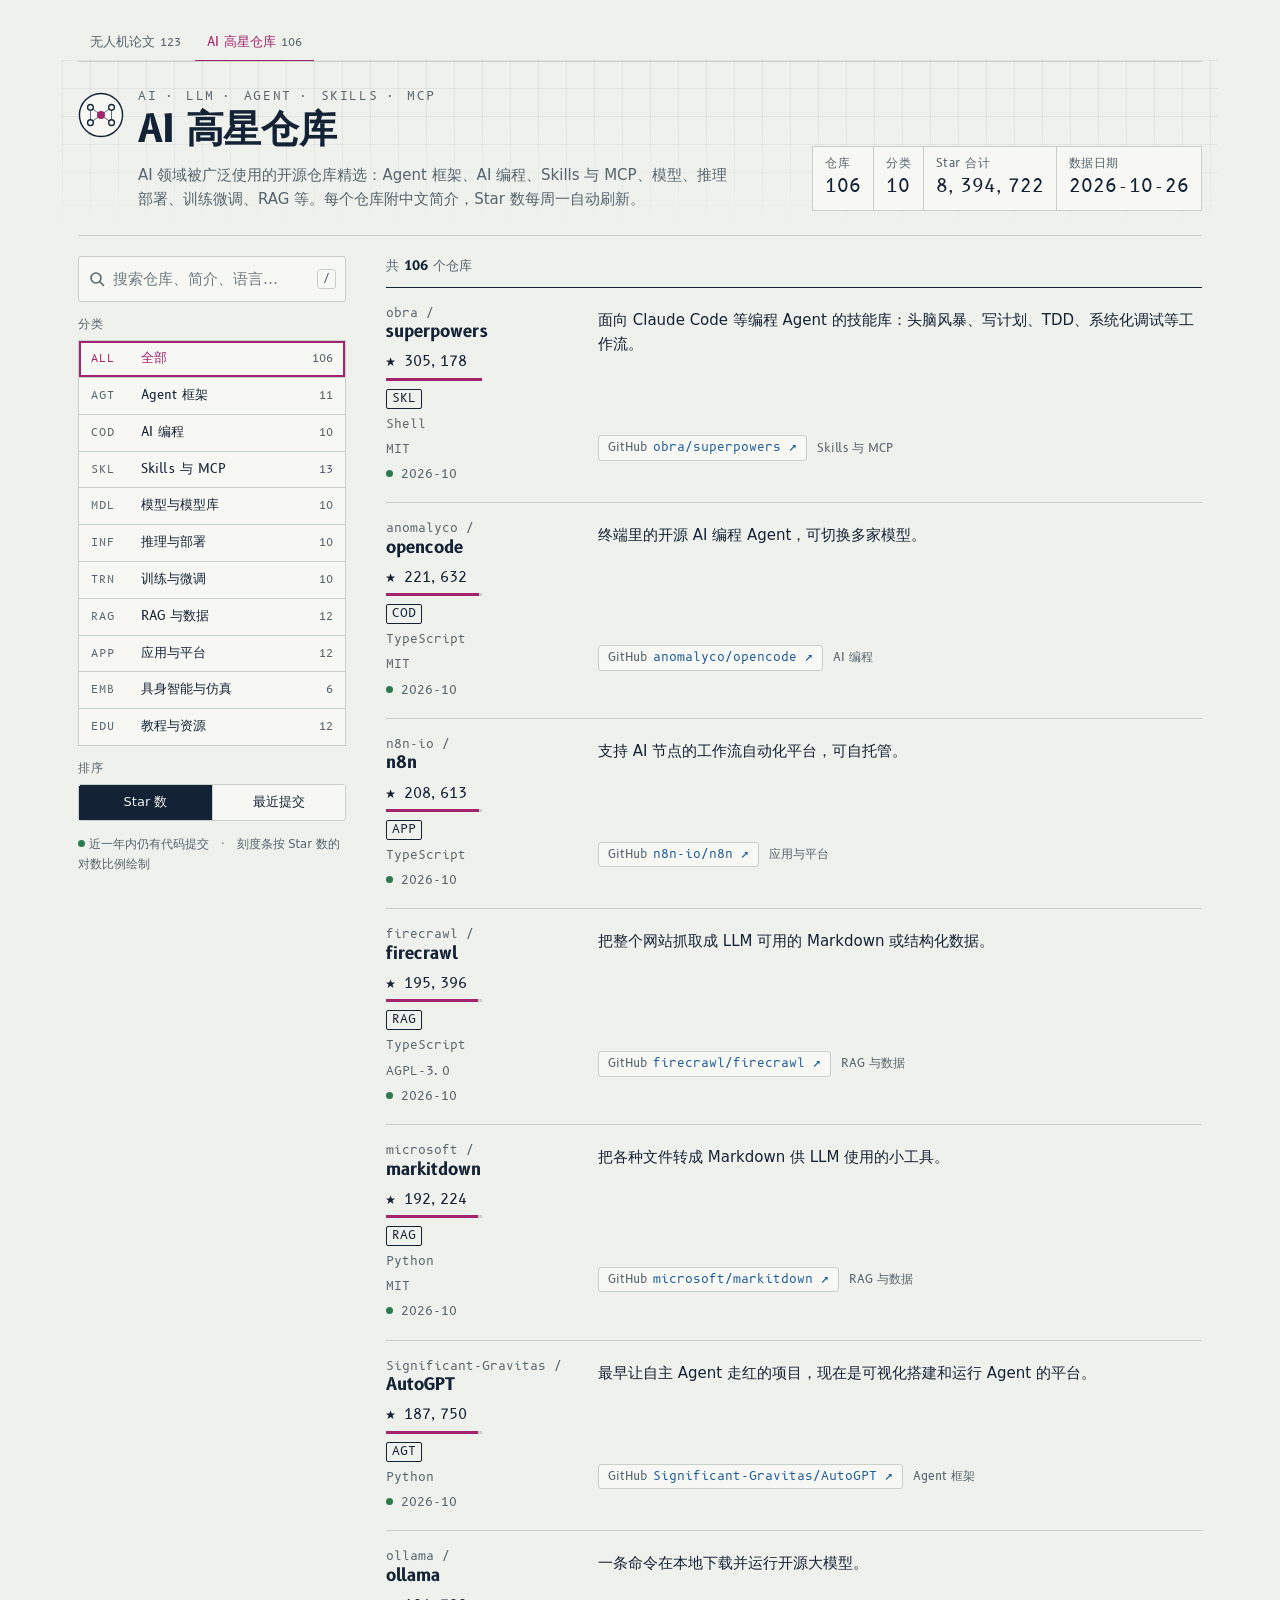
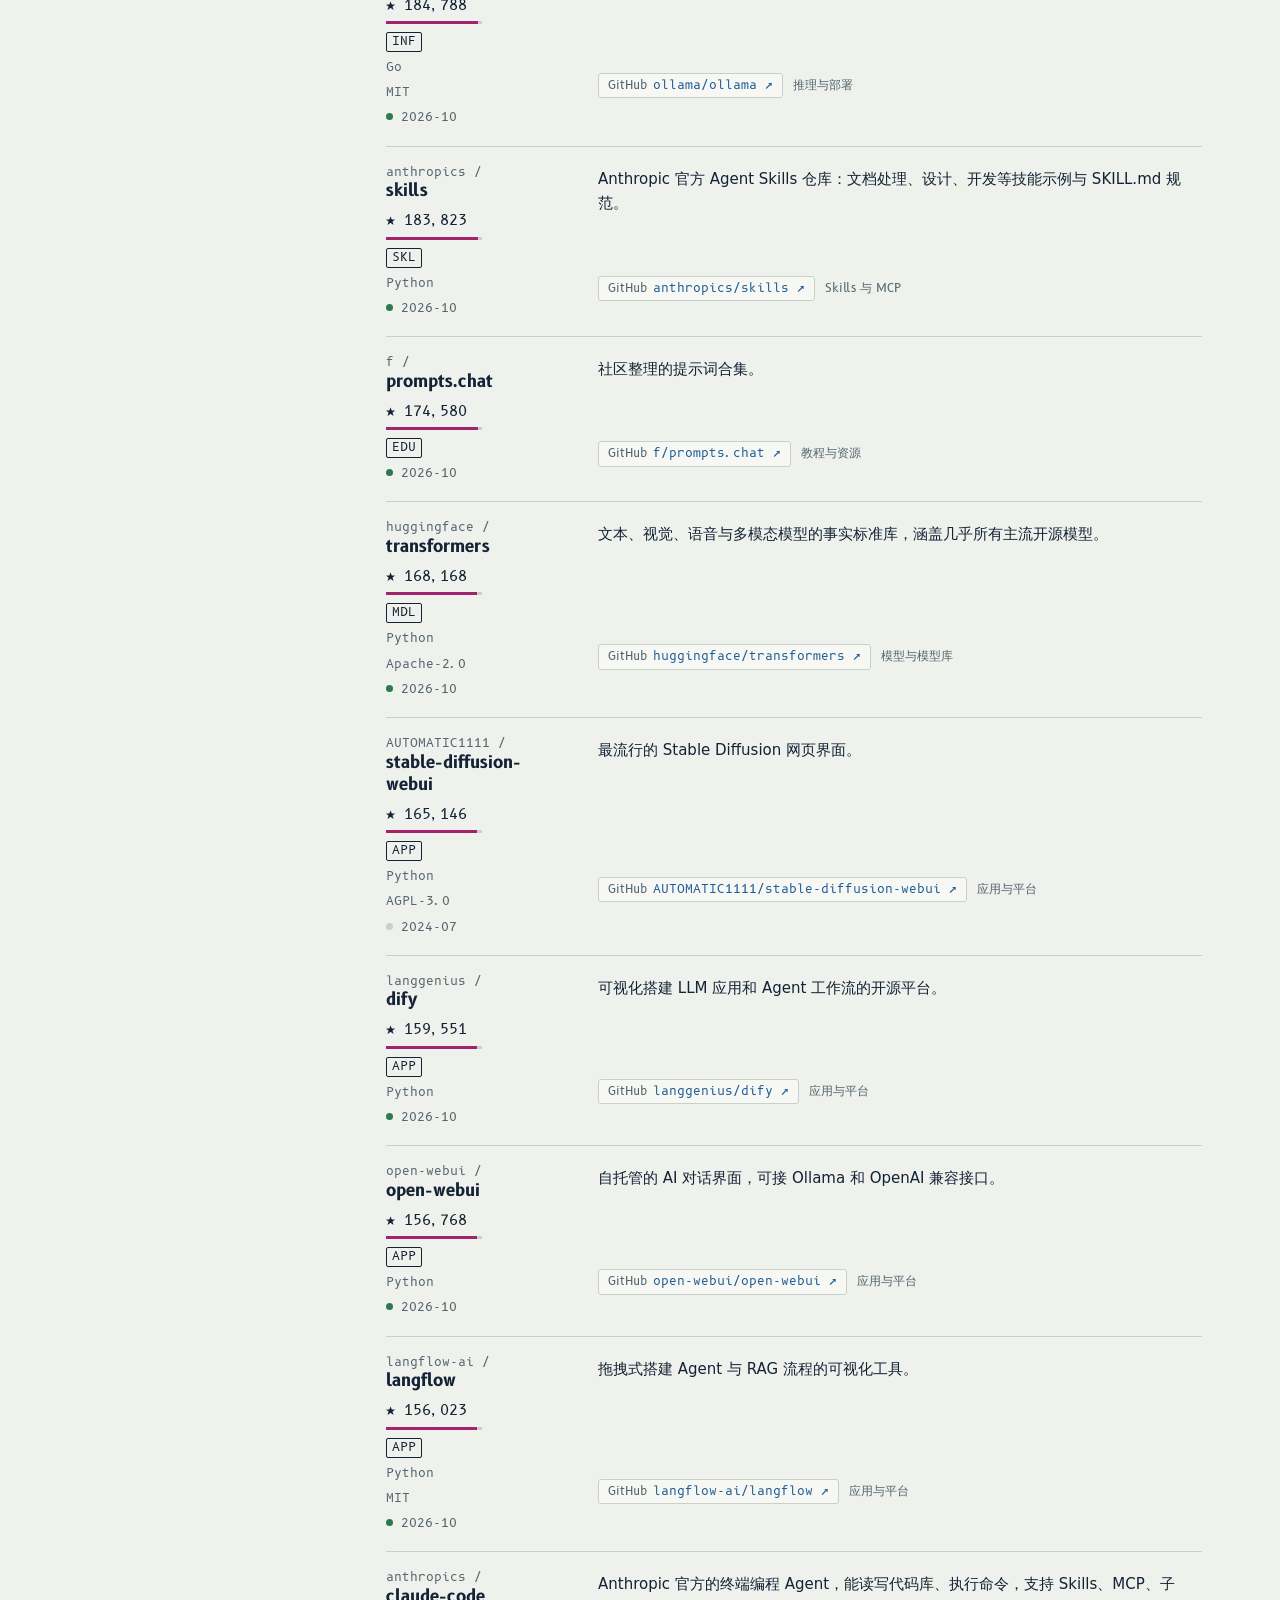
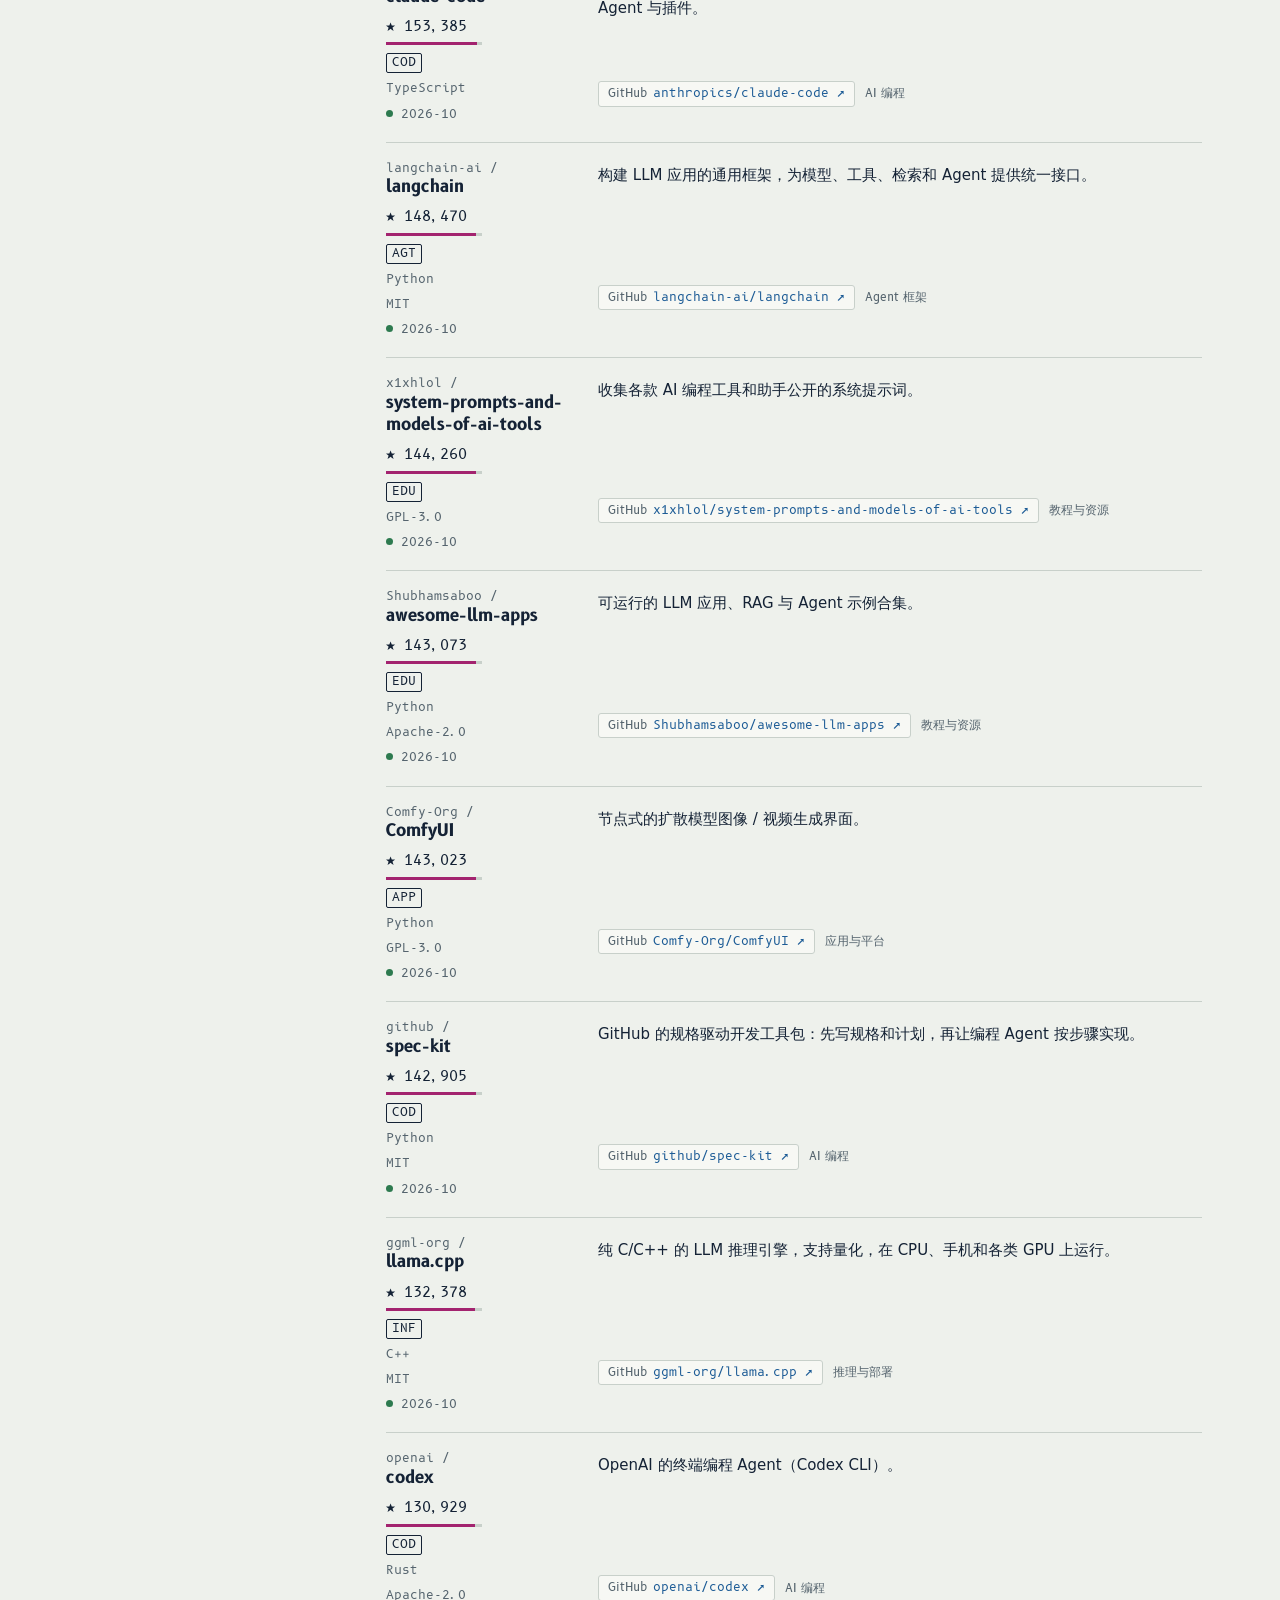
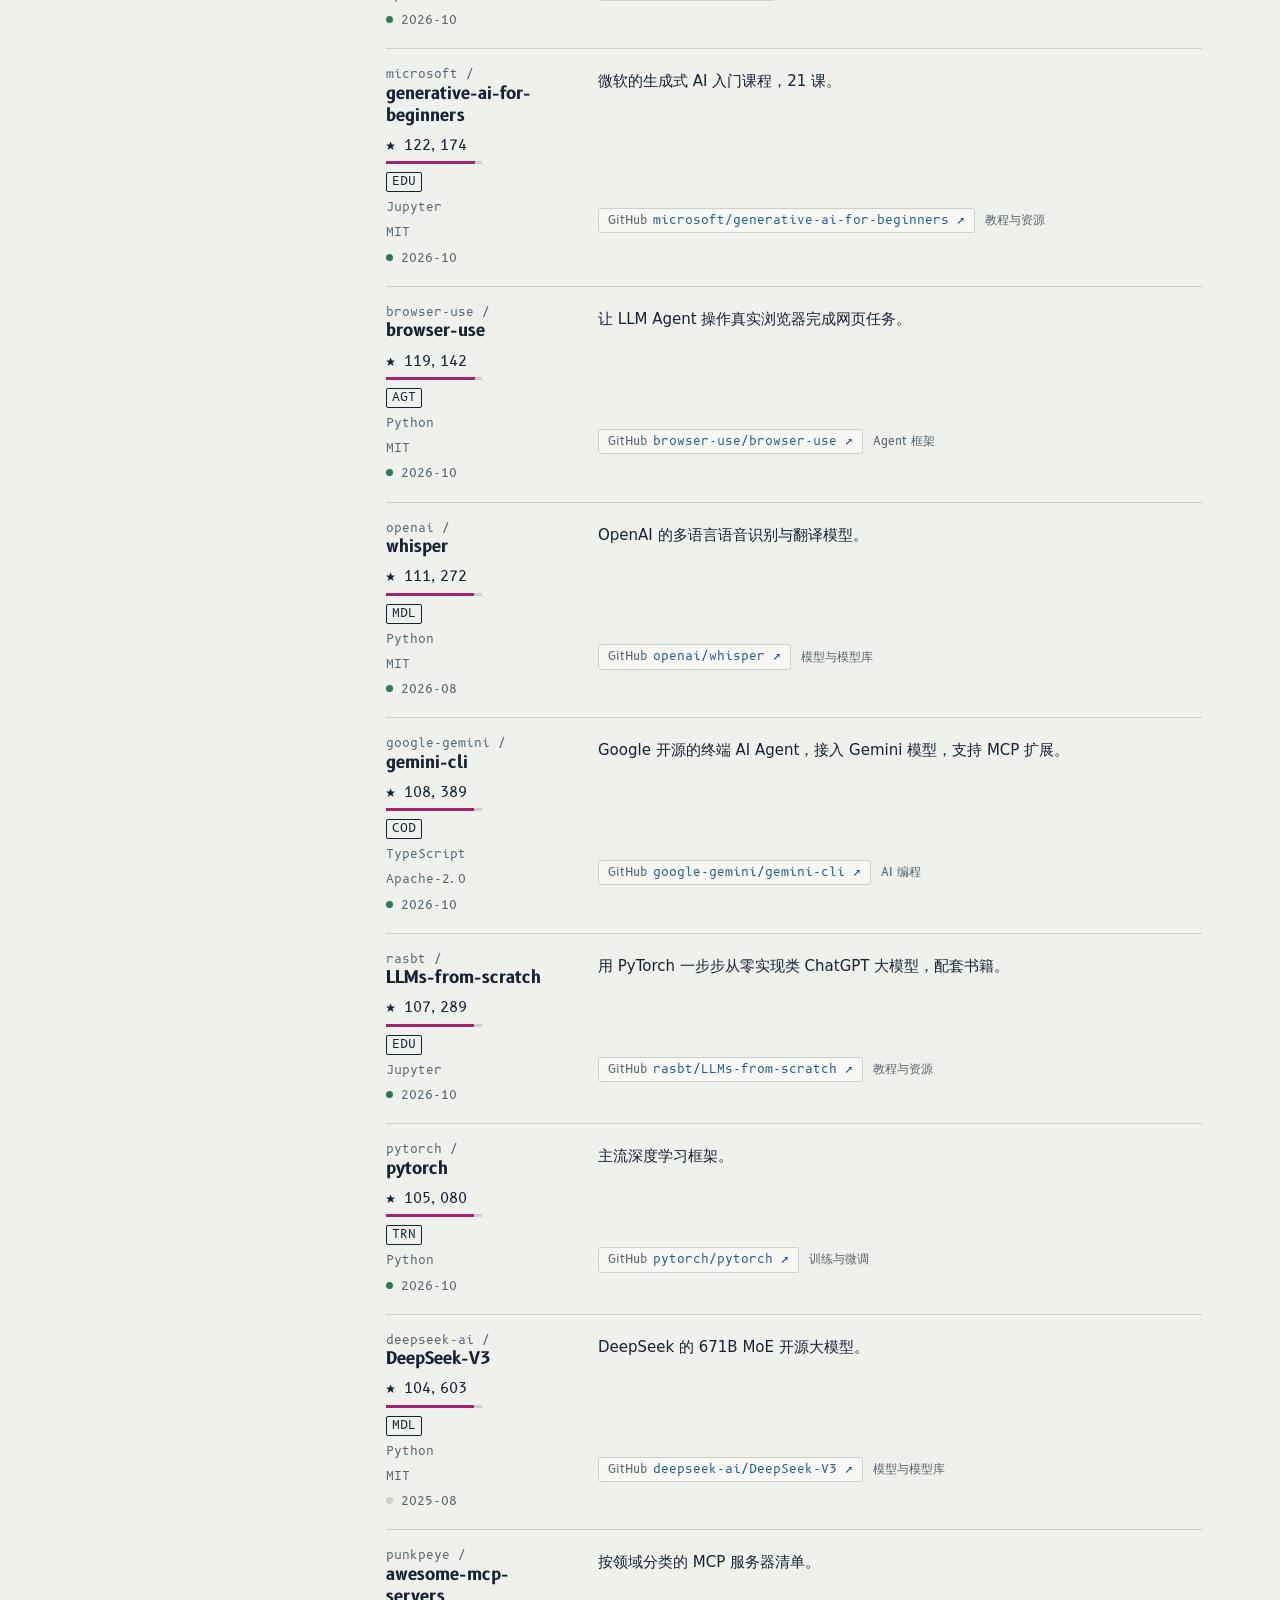
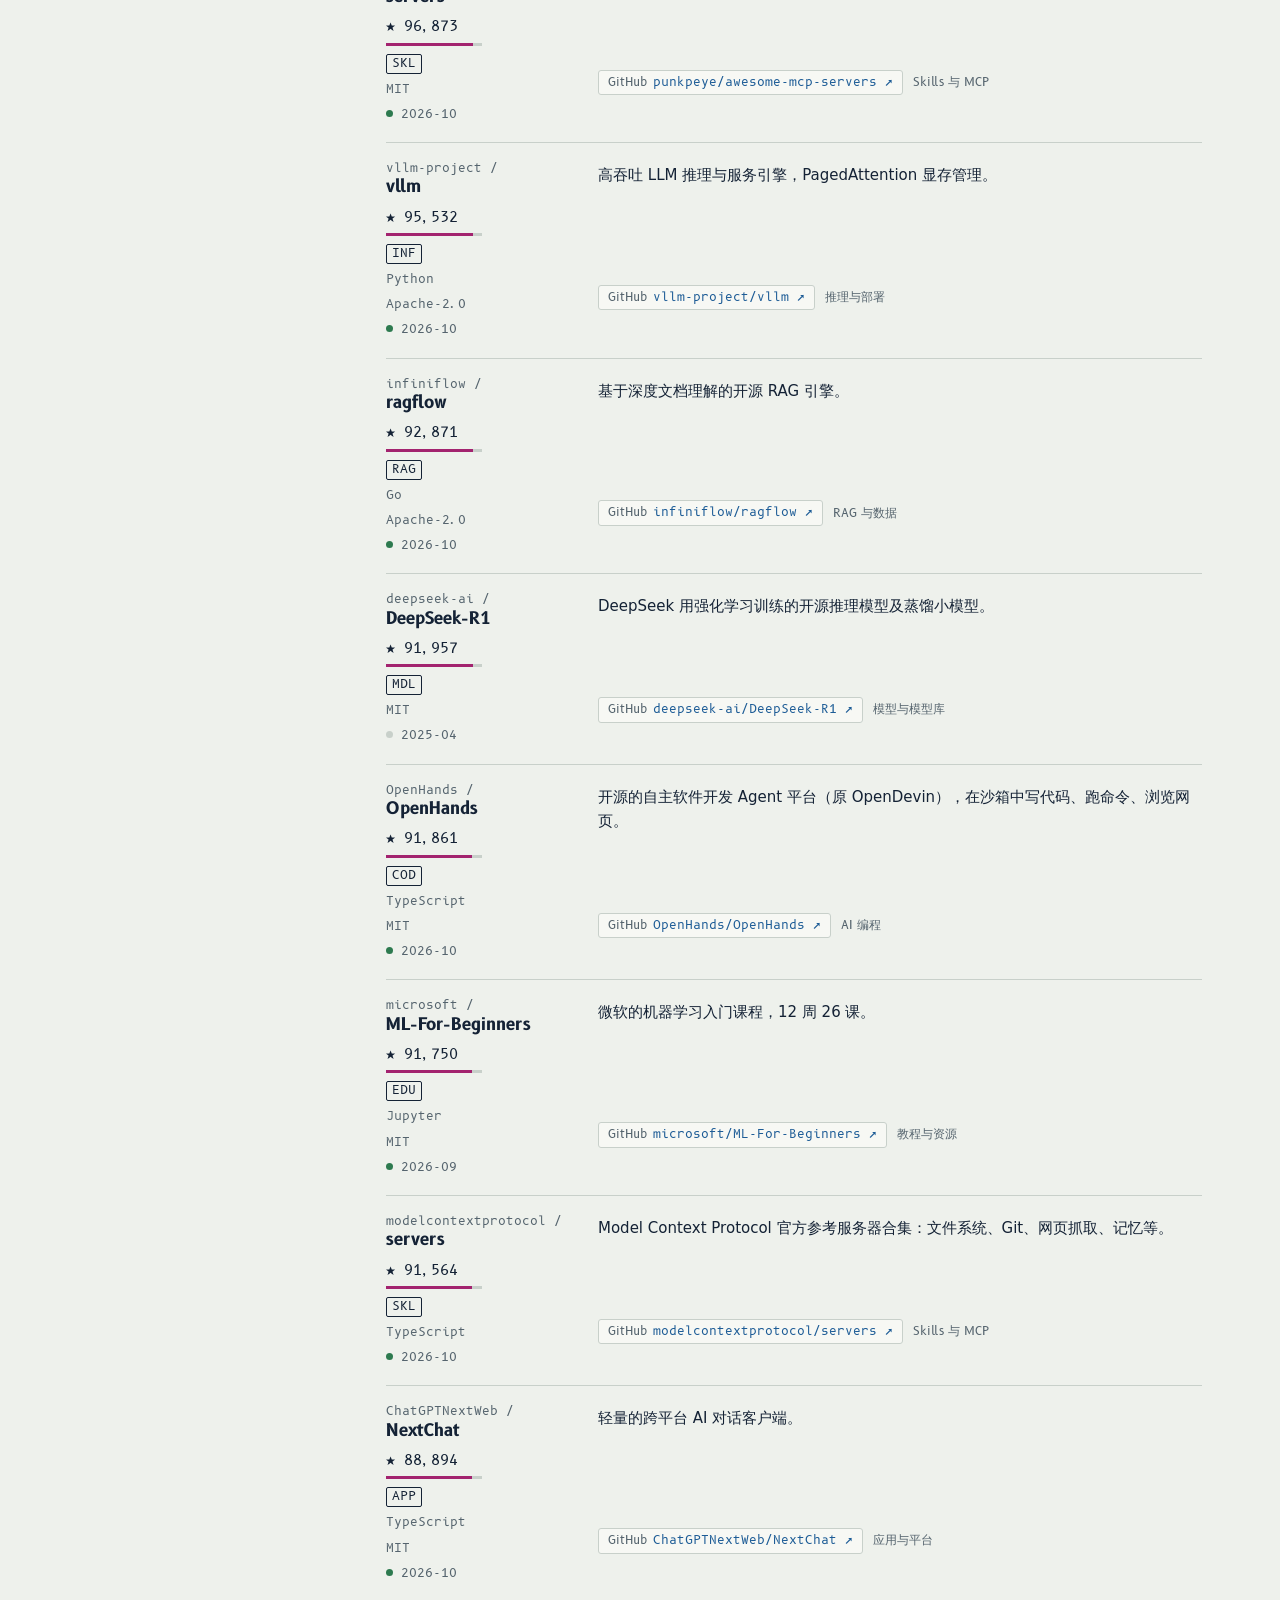
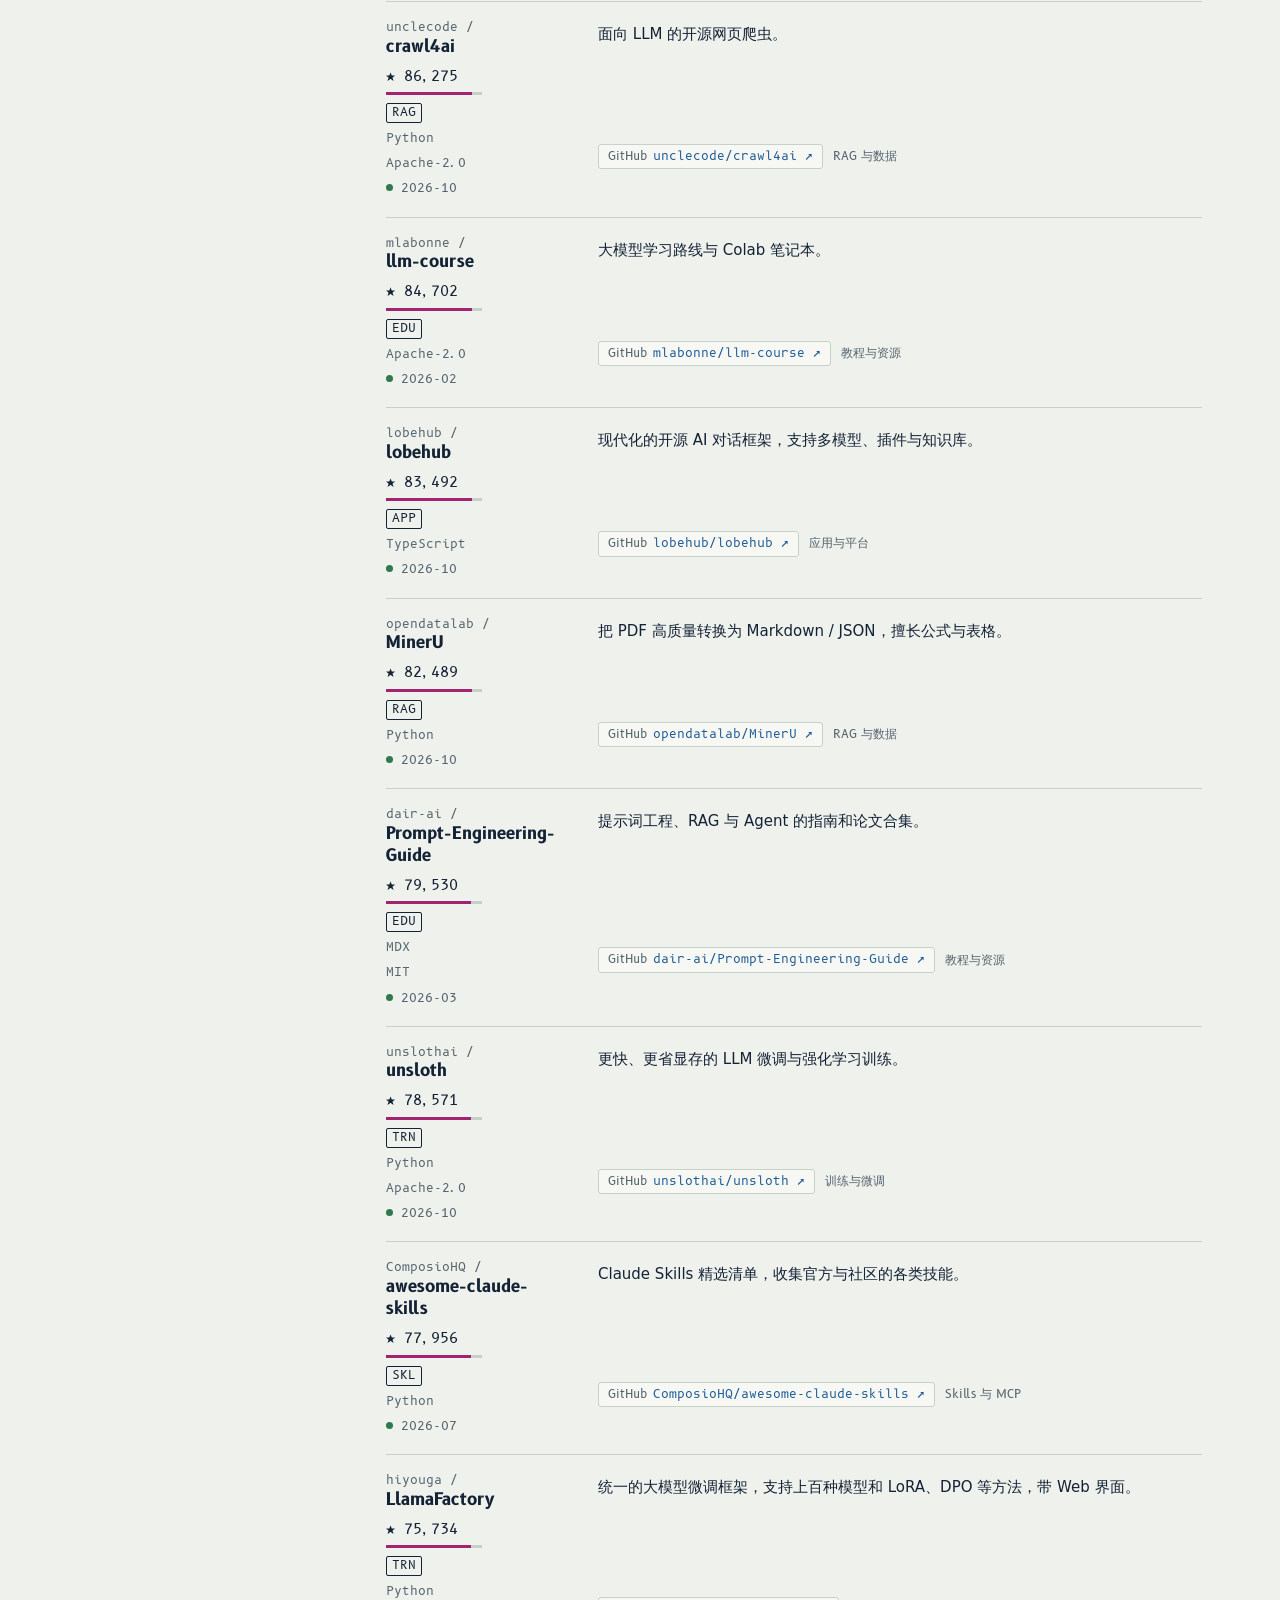
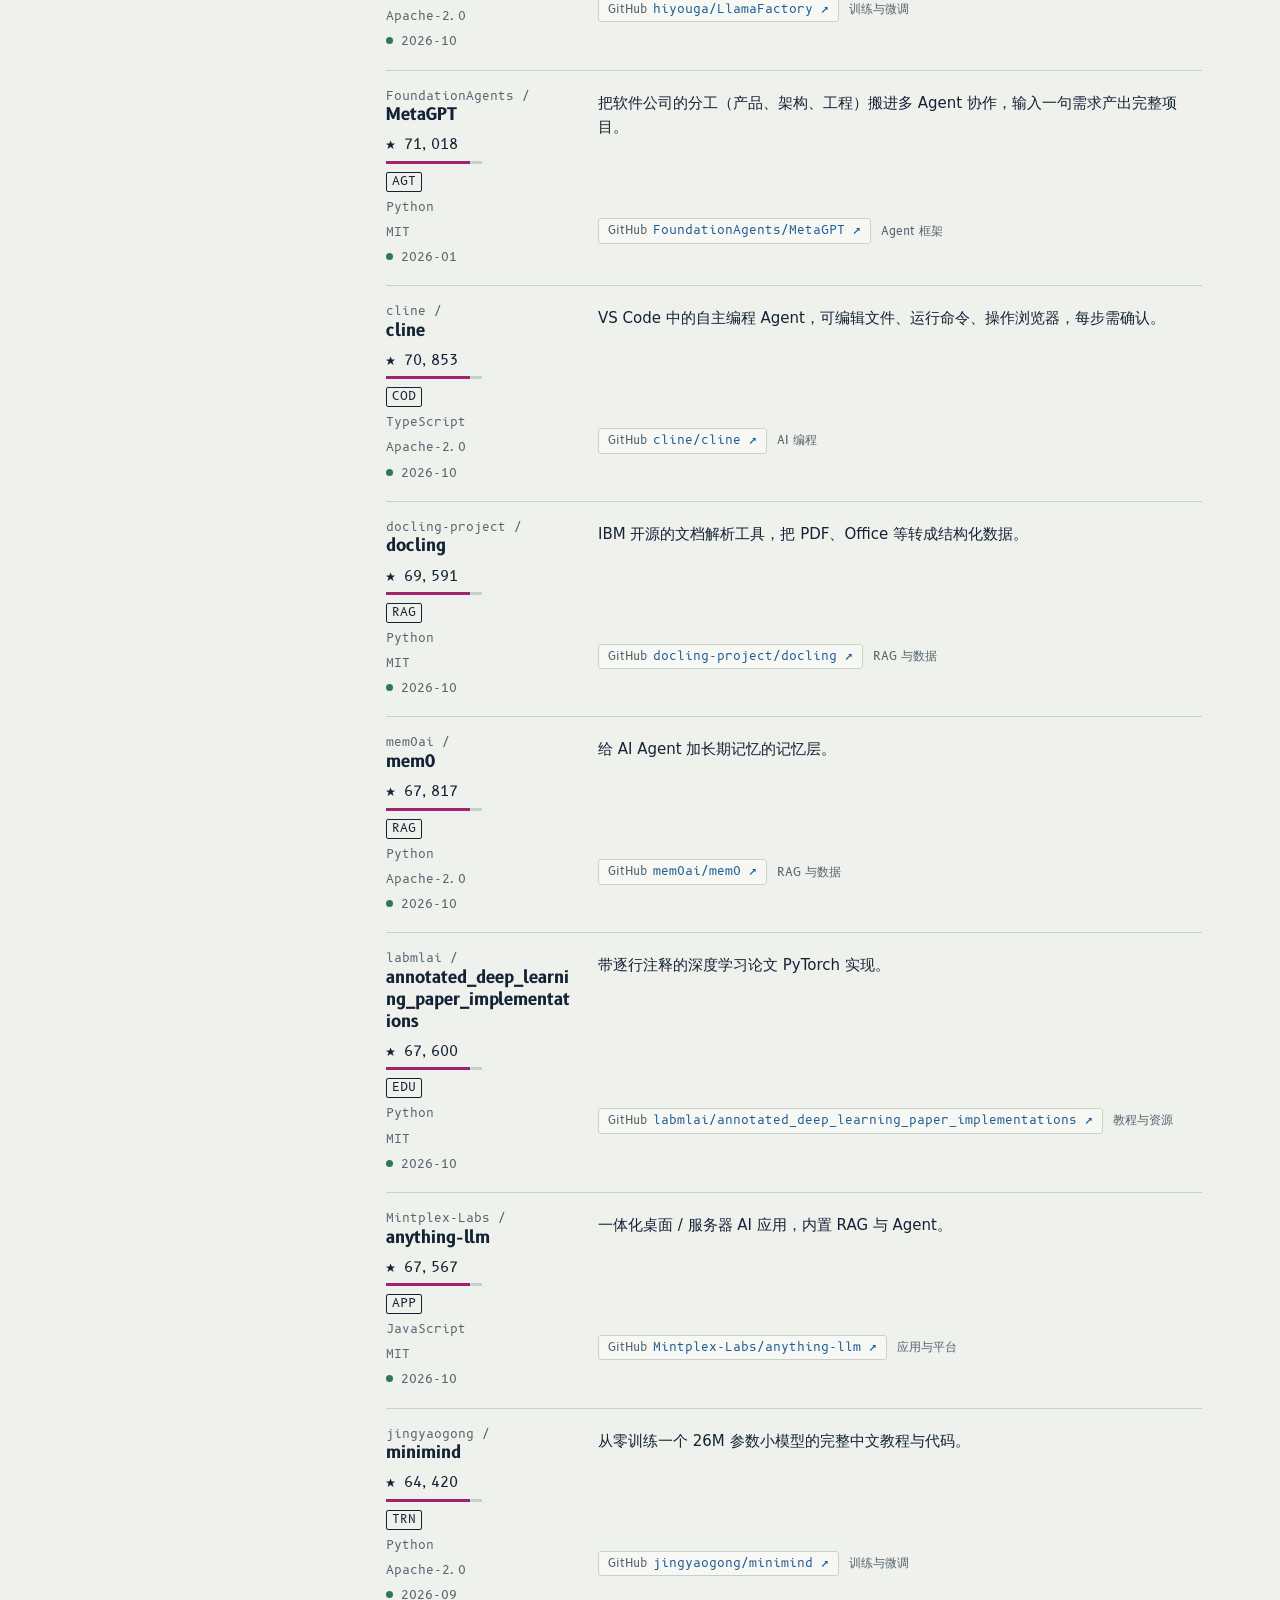
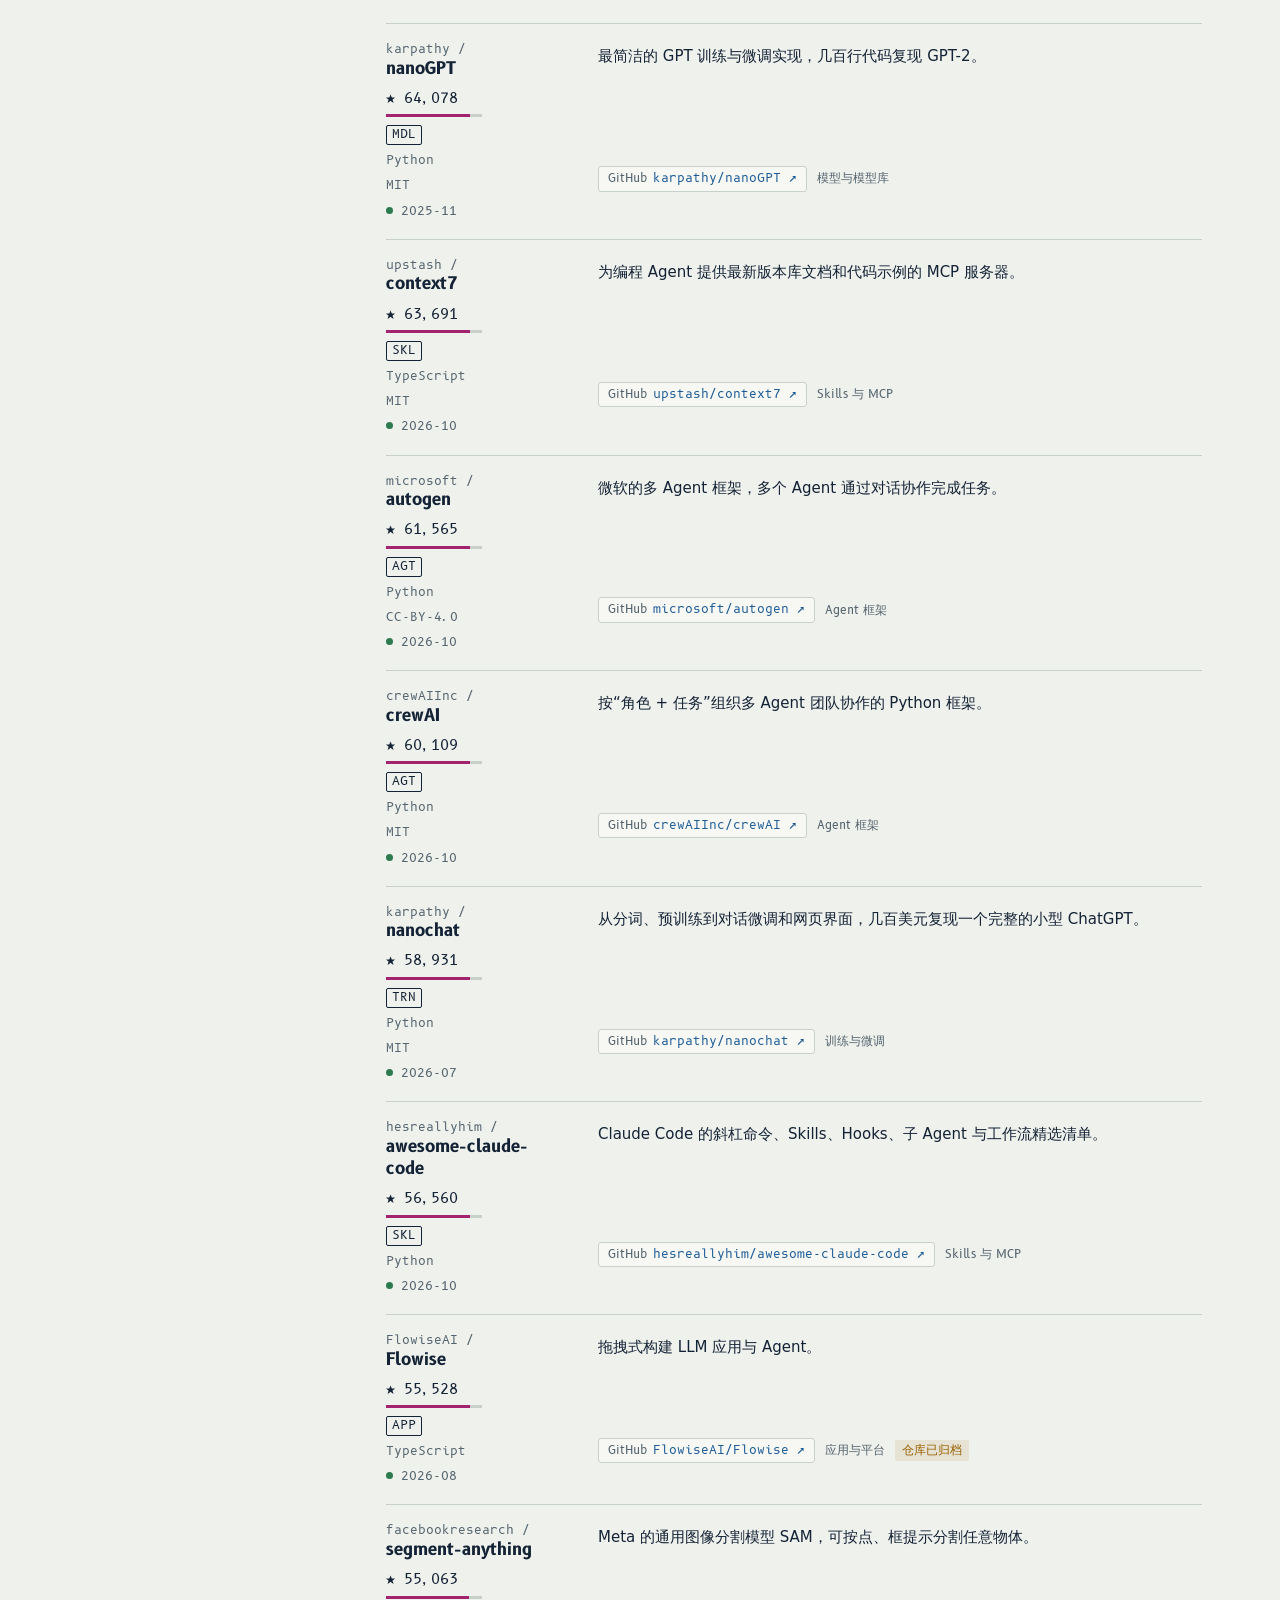
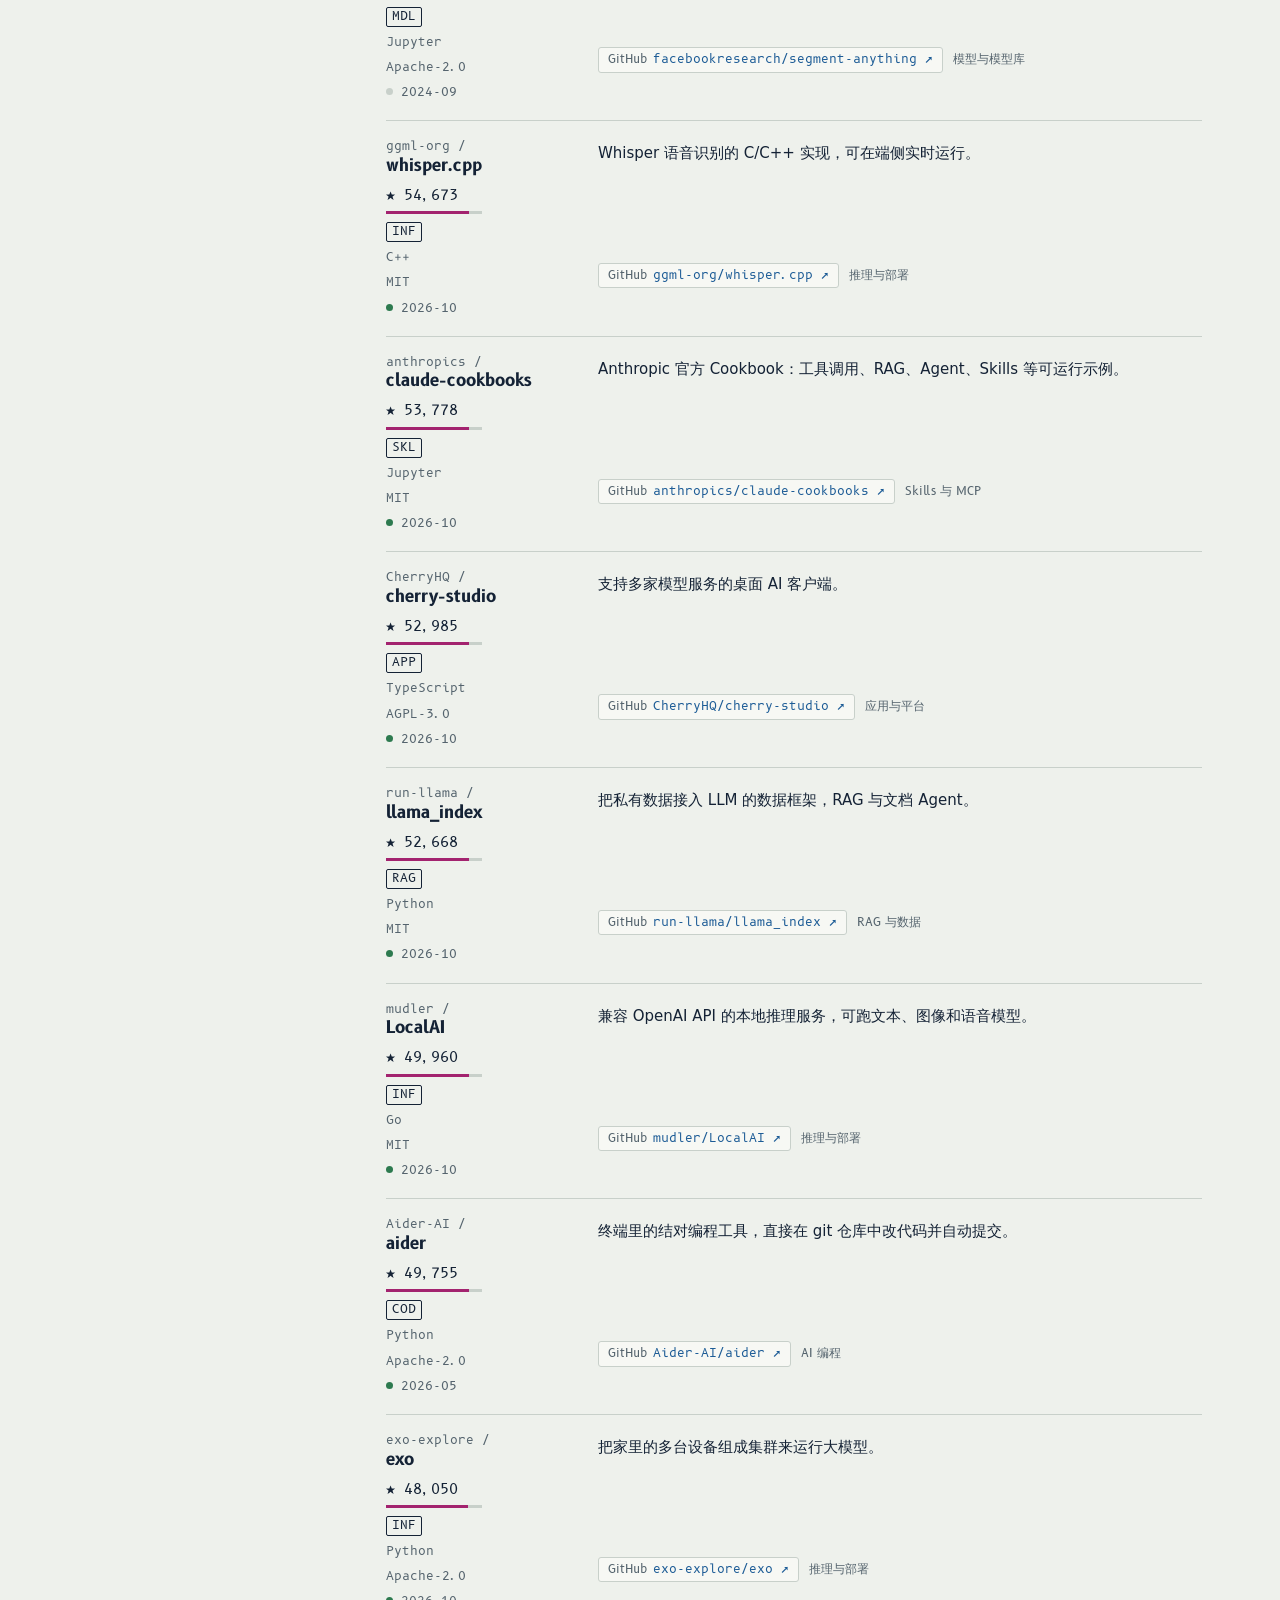
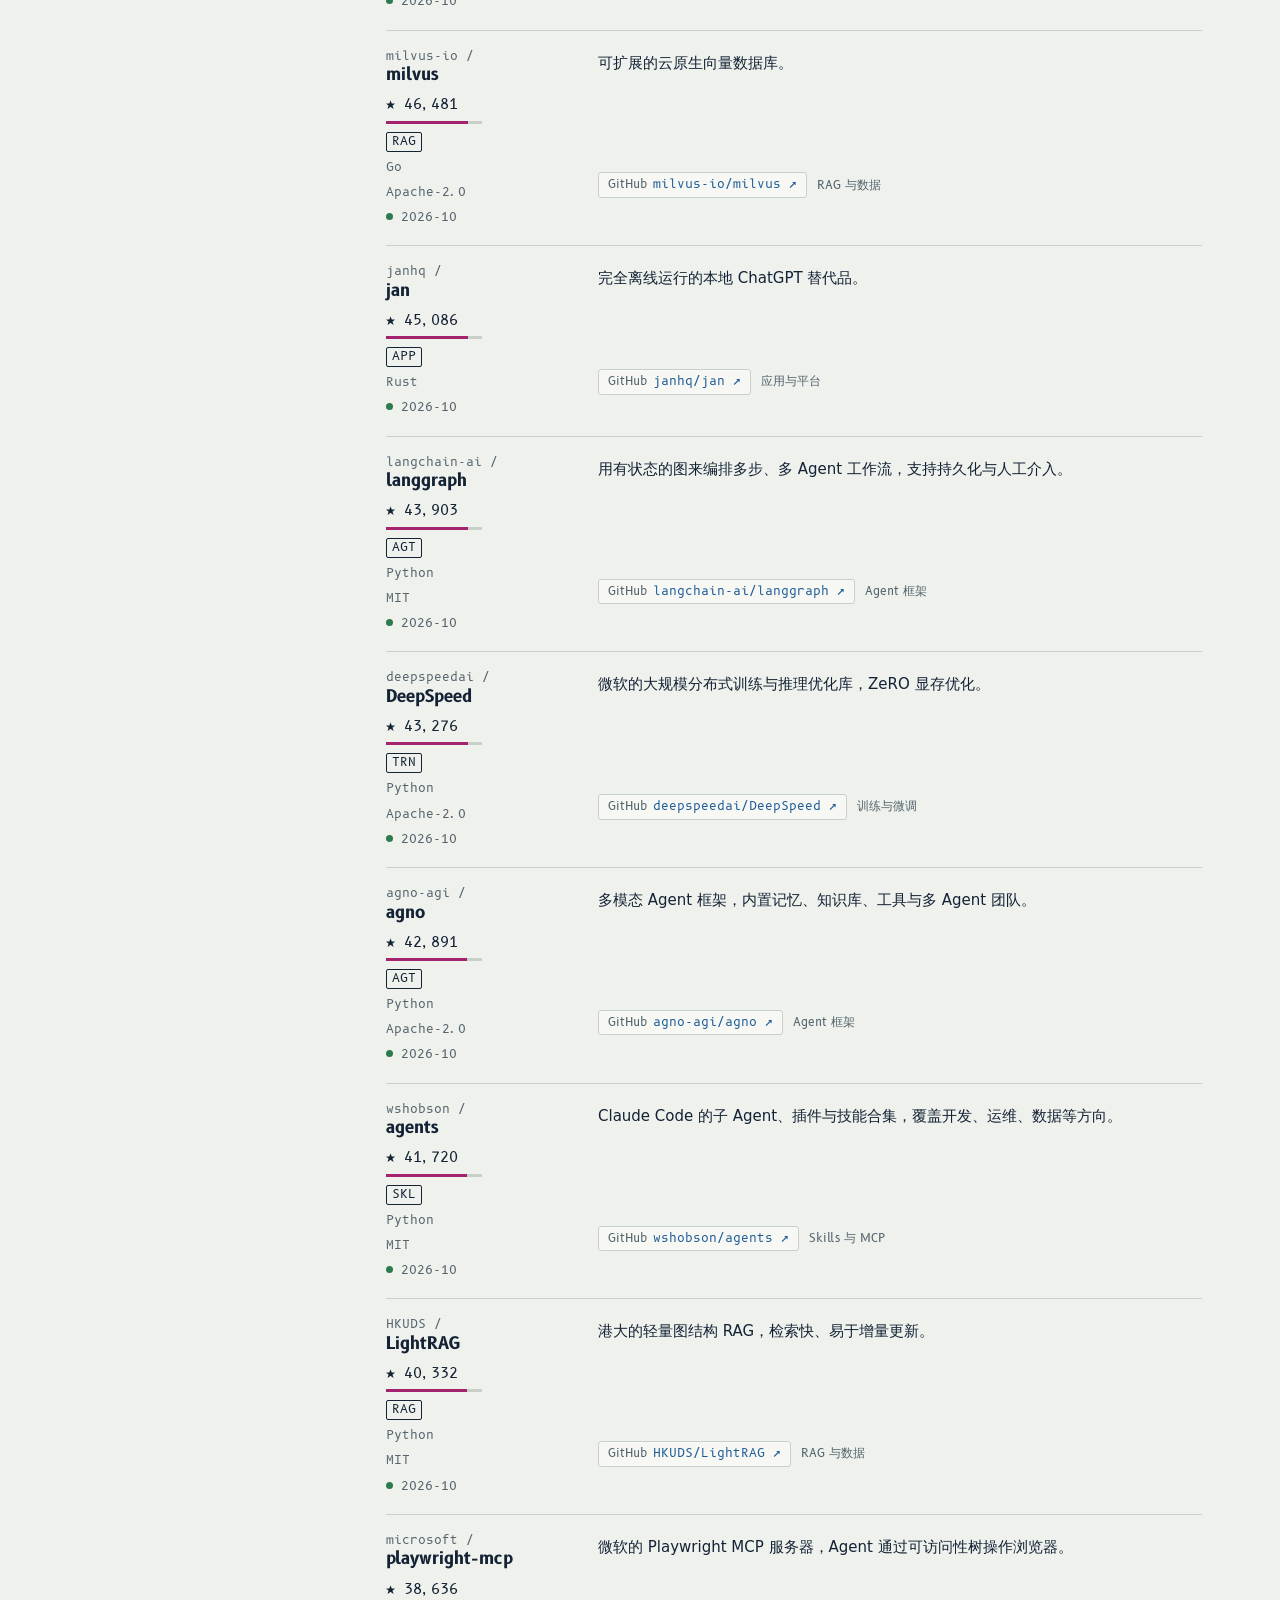
<file: ai.html>
<!doctype html>
<html lang="zh-CN">
<head>
<meta charset="utf-8">
<meta name="viewport" content="width=device-width, initial-scale=1">
<meta name="color-scheme" content="light dark">
<title>AI 高星仓库 · UAV Papers with Code</title>
<meta name="description" content="AI 领域高星开源仓库精选：106 个仓库，涵盖 Agent 框架、AI 编程、Skills 与 MCP、模型、推理部署、训练微调、RAG 等，附中文简介与每周更新的 Star 数。">
<meta property="og:type" content="website">
<meta property="og:title" content="AI 高星仓库 · UAV Papers with Code">
<meta property="og:description" content="AI 领域高星开源仓库精选：106 个仓库，涵盖 Agent 框架、AI 编程、Skills 与 MCP、模型、推理部署、训练微调、RAG 等，附中文简介与每周更新的 Star 数。">
<meta property="og:url" content="https://voilalz.github.io/uav-papers-with-code/ai.html">
<meta name="theme-color" content="#EEF1EC" media="(prefers-color-scheme: light)">
<meta name="theme-color" content="#0B1218" media="(prefers-color-scheme: dark)">
<link rel="icon" href="data:image/svg+xml,%3Csvg%20xmlns='http://www.w3.org/2000/svg'%20viewBox='0%200%2048%2048'%3E%3Cdefs%3E%3CclipPath%20id='c'%3E%3Ccircle%20cx='24'%20cy='24'%20r='21'/%3E%3C/clipPath%3E%3C/defs%3E%3Ccircle%20cx='24'%20cy='24'%20r='22.5'%20fill='%23F7F8F4'%20stroke='%23142235'%20stroke-width='2.5'/%3E%3Cg%20clip-path='url(%23c)'%20transform='rotate(-14%2024%2024)'%3E%3Crect%20x='-6'%20y='27'%20width='60'%20height='30'%20fill='%23C9D3C4'/%3E%3Cline%20x1='-6'%20y1='27'%20x2='54'%20y2='27'%20stroke='%23142235'%20stroke-width='1.6'/%3E%3C/g%3E%3Cpath%20d='M8%2025h10l3%203.5%203-3.5%203%203.5%203-3.5h10'%20fill='none'%20stroke='%23A3236F'%20stroke-width='3.2'%20stroke-linejoin='round'%20stroke-linecap='round'/%3E%3C/svg%3E">
<link rel="preconnect" href="https://fonts.googleapis.com">
<link rel="preconnect" href="https://fonts.gstatic.com" crossorigin>
<!-- 字体异步加载：字体服务不可达时页面直接用系统字体渲染，不会卡住 -->
<link rel="stylesheet" href="https://fonts.googleapis.com/css2?family=B612:wght@400;700&family=B612+Mono:wght@400;700&family=Source+Serif+4:opsz,wght@8..60,400;8..60,600&display=swap" media="print" onload="this.media='all'">
<noscript><link rel="stylesheet" href="https://fonts.googleapis.com/css2?family=B612:wght@400;700&family=B612+Mono:wght@400;700&family=Source+Serif+4:opsz,wght@8..60,400;8..60,600&display=swap"></noscript>
<style>
body { margin: 0; }
img { max-width: 100%; }
[hidden] { display: none !important; }
/* Layout: aeronautical-chart masthead (graticule + attitude indicator), then a filter rail
   (annunciator-style mode strip, sticky on desktop) beside a flight-log list of papers. */
:root {
  --bg: #EEF1EC;          /* chart paper */
  --surface: #F7F8F4;     /* raised panels, row hover */
  --ink: #142235;         /* chart navy */
  --muted: #55646E;       /* secondary text */
  --rule: #C8D0CA;        /* hairlines */
  --grid: rgba(20, 34, 53, .06);
  --ground: #D2D9CE;      /* attitude-indicator ground */
  --accent: #A3236F;      /* avionics magenta: active route / selected mode */
  --accent-soft: rgba(163, 35, 111, .09);
  --link: #1D5C96;
  --ok: #2D7A4F;          /* recent activity */
  --caution: #985F00;     /* amber caution */
  --caution-soft: rgba(152, 95, 0, .10);

  --f-ui: "B612", "PingFang SC", "Hiragino Sans GB", "Microsoft YaHei", "Noto Sans CJK SC", "Source Han Sans SC", system-ui, sans-serif;
  --f-mono: "B612 Mono", ui-monospace, "SFMono-Regular", Menlo, Consolas, "PingFang SC", "Microsoft YaHei", monospace;
  --f-title: "Source Serif 4", "Source Serif Pro", Georgia, "Times New Roman", "Songti SC", serif;
  --f-body: system-ui, -apple-system, "Segoe UI", "PingFang SC", "Hiragino Sans GB", "Microsoft YaHei", "Noto Sans CJK SC", sans-serif;

  --s-xs: 11.5px; --s-sm: 13px; --s-md: 15px; --s-lg: 17px; --s-xl: clamp(26px, 6vw, 38px);
}
@media (prefers-color-scheme: dark) {
  :root:not([data-theme="light"]) {
    --bg: #0B1218; --surface: #111B23; --ink: #DCE5EC; --muted: #8D9DAA; --rule: #22303B;
    --grid: rgba(130, 190, 230, .06); --ground: #1C2A33;
    --accent: #FF5CC4; --accent-soft: rgba(255, 92, 196, .13); --link: #63C7EE;
    --ok: #43D18C; --caution: #F0B23E; --caution-soft: rgba(240, 178, 62, .12);
    color-scheme: dark;
  }
}
:root[data-theme="dark"] {
  --bg: #0B1218; --surface: #111B23; --ink: #DCE5EC; --muted: #8D9DAA; --rule: #22303B;
  --grid: rgba(130, 190, 230, .06); --ground: #1C2A33;
  --accent: #FF5CC4; --accent-soft: rgba(255, 92, 196, .13); --link: #63C7EE;
  --ok: #43D18C; --caution: #F0B23E; --caution-soft: rgba(240, 178, 62, .12);
  color-scheme: dark;
}

* { box-sizing: border-box; }
body {
  background: var(--bg); color: var(--ink);
  font-family: var(--f-body); font-size: var(--s-md); line-height: 1.6;
  -webkit-text-size-adjust: 100%;
}
a { color: inherit; }
button { font: inherit; color: inherit; }
:focus-visible { outline: 2px solid var(--accent); outline-offset: 2px; }
.sr-only { position: absolute; width: 1px; height: 1px; overflow: hidden; clip: rect(0 0 0 0); white-space: nowrap; }

.page { max-width: 1180px; margin: 0 auto; padding-inline: 16px; padding-block: 20px 56px; }
@media (min-width: 720px) { .page { padding-inline: 28px; padding-block: 32px 72px; } }

/* ── Section tabs（论文索引 / AI 高星仓库）── */
.tabs {
  display: flex; gap: 2px; margin: -6px 0 18px; border-bottom: 1px solid var(--rule);
  font-family: var(--f-ui); font-size: var(--s-sm); overflow-x: auto; scrollbar-width: none;
}
.tabs a {
  flex: none; padding: 6px 12px 7px; margin-bottom: -1px; text-decoration: none; color: var(--muted);
  border-bottom: 2px solid transparent; white-space: nowrap;
}
.tabs a:hover { color: var(--ink); }
.tabs a[aria-current="page"] { color: var(--accent); border-bottom-color: var(--accent); }
.tabs .n { margin-left: 5px; font-family: var(--f-mono); font-size: 11px; color: var(--muted); }
@media (max-width: 719.98px) { .tabs { margin-bottom: 12px; } }

/* ── Masthead ───────────────────────────── */
.masthead {
  position: relative; display: grid; gap: 20px;
  padding-block: 8px 24px; margin-bottom: 20px; border-bottom: 1px solid var(--rule);
}
.masthead::before {
  content: ""; position: absolute; inset: -20px -16px 0; z-index: -1; pointer-events: none;
  background-image:
    linear-gradient(var(--grid) 1px, transparent 1px),
    linear-gradient(90deg, var(--grid) 1px, transparent 1px);
  background-size: 28px 28px;
  -webkit-mask-image: linear-gradient(to bottom, #000 30%, transparent);
          mask-image: linear-gradient(to bottom, #000 30%, transparent);
}
.brand { display: flex; gap: 14px; align-items: flex-start; min-width: 0; }
.adi { width: 46px; height: 46px; flex: none; margin-top: 4px; }
.eyebrow {
  margin: 0 0 4px; font-family: var(--f-mono); font-size: var(--s-xs);
  letter-spacing: .14em; color: var(--muted);
}
h1 {
  margin: 0; font-family: var(--f-ui); font-weight: 700; font-size: var(--s-xl);
  line-height: 1.12; letter-spacing: -.01em; text-wrap: balance;
}
.lede { margin: 10px 0 0; max-width: 40em; color: var(--muted); }
.readout {
  margin: 0; display: grid; grid-template-columns: repeat(2, minmax(0, 1fr));
  border: 1px solid var(--rule); background: var(--surface);
}
.readout div { padding: 8px 12px; border-top: 1px solid var(--rule); }
.readout div:nth-child(-n+2) { border-top: 0; }
.readout div:nth-child(2n) { border-left: 1px solid var(--rule); }
.readout dt { font-family: var(--f-ui); font-size: var(--s-xs); color: var(--muted); letter-spacing: .04em; }
.readout dd { margin: 0; font-family: var(--f-mono); font-size: 18px; font-variant-numeric: tabular-nums; }
/* 窄屏：统计压成一行小字，给论文列表让出首屏 */
@media (max-width: 719.98px) {
  .masthead { gap: 12px; padding-bottom: 16px; margin-bottom: 14px; }
  .lede { font-size: 14px; }
  .readout { display: flex; flex-wrap: wrap; gap: 2px 14px; border: 0; background: none; }
  .readout div { display: flex; align-items: baseline; gap: 5px; padding: 0; border: 0 !important; }
  .readout dd { font-size: 14px; }
}
@media (min-width: 720px) {
  .masthead { grid-template-columns: minmax(0, 1fr) auto; align-items: end; }
  .readout { grid-template-columns: repeat(4, auto); }
  .readout div { border-top: 0 !important; border-left: 1px solid var(--rule); }
  .readout div:first-child { border-left: 0; }
}

/* ── Layout ─────────────────────────────── */
.layout { display: grid; gap: 18px; }
.rail { display: grid; gap: 14px; align-content: start; min-width: 0; }
.main { min-width: 0; }
@media (min-width: 960px) {
  .layout { grid-template-columns: 268px minmax(0, 1fr); gap: 40px; }
  .rail { position: sticky; top: calc(env(safe-area-inset-top, 0px) + 20px); align-self: start; }
}

/* 搜索栏 + 筛选按钮；窄屏时排序与环境筛选收进底部抽屉，搜索栏吸顶 */
.bar { display: flex; gap: 8px; }
.bar .search { flex: 1; min-width: 0; }
.filter-btn {
  display: inline-flex; align-items: center; gap: 6px; flex: none; padding: 0 14px;
  border: 1px solid var(--rule); border-radius: 3px; background: var(--surface); cursor: pointer;
  font-size: var(--s-md);
}
.filter-btn .badge {
  min-width: 18px; padding: 0 5px; border-radius: 9px; background: var(--accent); color: var(--bg);
  font-family: var(--f-mono); font-size: 11px; line-height: 18px; text-align: center;
}
.panel { display: grid; gap: 14px; align-content: start; }
.panel-head, .panel-foot, .scrim { display: none; }
@media (min-width: 960px) { .filter-btn { display: none; } }
@media (max-width: 959.98px) {
  .rail { display: contents; }
  .bar {
    position: sticky; top: 0; z-index: 5; margin-block: -8px; padding-block: 8px;
    background: var(--bg); box-shadow: 0 1px 0 var(--rule);
  }
  .panel {
    position: fixed; z-index: 21; left: 0; right: 0; bottom: 0; max-height: 82vh; overflow: auto;
    padding: 0 16px calc(16px + env(safe-area-inset-bottom, 0px)); background: var(--bg);
    border-top: 1px solid var(--rule); box-shadow: 0 -8px 24px rgba(0, 0, 0, .18);
    transform: translateY(100%); visibility: hidden; overscroll-behavior: contain;
  }
  .panel.open { transform: none; visibility: visible; }
  .panel-head {
    display: flex; align-items: center; justify-content: space-between; gap: 8px;
    position: sticky; top: 0; z-index: 1; padding-block: 14px 10px; background: var(--bg);
    border-bottom: 1px solid var(--rule);
  }
  .panel-title { font-family: var(--f-ui); font-weight: 700; }
  .panel-foot { display: block; position: sticky; bottom: 0; padding-top: 6px; background: var(--bg); }
  .done {
    width: 100%; padding: 11px; border: 0; border-radius: 3px; cursor: pointer;
    background: var(--ink); color: var(--bg); font-size: var(--s-md);
  }
  .scrim:not([hidden]) { display: block; position: fixed; inset: 0; z-index: 20; background: rgba(0, 0, 0, .35); }
  .entry { scroll-margin-top: 72px; }
  .seg button { padding-block: 10px; }
  .panel .chip { padding: 7px 11px; }
}
@media (max-width: 959.98px) and (prefers-reduced-motion: no-preference) {
  .panel { transition: transform .2s ease, visibility .2s; }
}
html.locked { overflow: hidden; }

.label {
  display: block; margin-bottom: 6px; font-family: var(--f-ui); font-size: var(--s-xs);
  color: var(--muted); letter-spacing: .06em;
}

/* search */
.search { position: relative; }
.search svg { position: absolute; left: 11px; top: 50%; width: 16px; height: 16px; transform: translateY(-50%); color: var(--muted); pointer-events: none; }
#q {
  width: 100%; padding: 10px 40px 10px 34px; font: inherit; font-size: var(--s-md);
  color: var(--ink); background: var(--surface); border: 1px solid var(--rule); border-radius: 3px;
  -webkit-appearance: none; appearance: none;
}
#q::placeholder { color: var(--muted); opacity: .85; }
#q:focus { outline: none; border-color: var(--accent); box-shadow: 0 0 0 3px var(--accent-soft); }
.kbd {
  position: absolute; right: 10px; top: 50%; transform: translateY(-50%);
  font-family: var(--f-mono); font-size: 11px; color: var(--muted);
  border: 1px solid var(--rule); border-radius: 3px; padding: 0 5px; line-height: 18px;
}
@media (hover: none) { .kbd { display: none; } }

/* mode strip — annunciator panel; the active mode gets the boxed annunciation */
.modes {
  display: grid; grid-template-columns: repeat(5, minmax(0, 1fr));
  border: 1px solid var(--rule); background: var(--surface);
}
.mode {
  display: grid; justify-items: center; gap: 1px; min-width: 0;
  padding: 7px 2px 6px; border: 0; border-left: 1px solid var(--rule);
  background: transparent; cursor: pointer; text-align: center;
}
.mode:first-child { border-left: 0; }
.mode .code { font-family: var(--f-mono); font-size: 10.5px; letter-spacing: .08em; color: var(--muted); }
.mode .lab { font-family: var(--f-ui); font-size: 13px; line-height: 1.3; white-space: nowrap; }
.mode .lab-full { display: none; }
.mode .n { font-family: var(--f-mono); font-size: 11px; color: var(--muted); font-variant-numeric: tabular-nums; }
.mode:hover { background: var(--accent-soft); }
.mode[aria-pressed="true"] { box-shadow: inset 0 0 0 2px var(--accent); }
.mode[aria-pressed="true"] .code, .mode[aria-pressed="true"] .lab { color: var(--accent); }
@media (min-width: 960px) {
  .modes { grid-template-columns: 1fr; }
  .mode {
    grid-template-columns: 40px 1fr auto; justify-items: start; align-items: baseline;
    gap: 10px; padding: 9px 12px; border-left: 0; border-top: 1px solid var(--rule); text-align: left;
  }
  .mode:first-child { border-top: 0; }
  .mode .lab-full { display: inline; }
  .mode .lab-short { display: none; }
}

/* sub-area chips */
.subs { display: flex; flex-wrap: wrap; gap: 6px; }
.chip {
  display: inline-flex; align-items: baseline; gap: 6px; padding: 4px 9px;
  font-size: var(--s-sm); line-height: 1.4; border: 1px solid var(--rule); border-radius: 3px;
  background: transparent; cursor: pointer;
}
.chip .n { font-family: var(--f-mono); font-size: 11px; color: var(--muted); }
.chip:hover { border-color: var(--accent); }
.chip[aria-pressed="true"] { border-color: var(--accent); color: var(--accent); background: var(--accent-soft); }
.chip[aria-pressed="true"] .n { color: var(--accent); }

/* sort */
.seg { display: grid; grid-template-columns: repeat(3, minmax(0, 1fr)); border: 1px solid var(--rule); border-radius: 3px; overflow: hidden; }
.seg button {
  padding: 7px 4px; border: 0; border-left: 1px solid var(--rule); background: var(--surface);
  font-size: var(--s-sm); cursor: pointer; white-space: nowrap;
}
.seg button:first-child { border-left: 0; }
.seg button[aria-pressed="true"] { background: var(--ink); color: var(--bg); }

.legend { margin: 0; font-size: var(--s-xs); color: var(--muted); line-height: 1.7; }
.legend .dot { margin-right: 4px; }

/* ── Status line ────────────────────────── */
.status {
  display: flex; flex-wrap: wrap; align-items: center; justify-content: space-between; gap: 8px;
  padding-bottom: 10px; border-bottom: 1px solid var(--ink);
  font-family: var(--f-ui); font-size: var(--s-sm); color: var(--muted);
}
.status b { color: var(--ink); font-family: var(--f-mono); font-weight: 700; }
.clear {
  border: 1px solid var(--rule); border-radius: 3px; background: transparent; padding: 3px 9px;
  font-size: var(--s-sm); cursor: pointer;
}
.clear:hover { border-color: var(--accent); color: var(--accent); }

/* ── Entries ────────────────────────────── */
.list { list-style: none; margin: 0; padding: 0; }
.entry {
  display: grid; gap: 6px; padding-block: 18px; border-bottom: 1px solid var(--rule);
}
.e-side {
  display: grid; grid-template-columns: minmax(0, 1fr) auto; column-gap: 12px; row-gap: 3px; align-items: baseline;
}
.e-name {
  margin: 0; font-family: var(--f-ui); font-weight: 700; font-size: var(--s-lg); line-height: 1.3;
  overflow-wrap: anywhere;
}
.e-star { justify-self: end; text-align: right; font-family: var(--f-mono); font-size: var(--s-sm); font-variant-numeric: tabular-nums; white-space: nowrap; }
.e-star .g { display: block; width: 64px; height: 3px; margin: 4px 0 0 auto; background: var(--rule); }
.e-star .g i { display: block; height: 100%; background: var(--accent); }
.e-star .ds { font-family: var(--f-ui); font-size: var(--s-xs); color: var(--muted); }
.e-meta {
  grid-column: 1 / -1; margin: 0; display: flex; flex-wrap: wrap; align-items: center; gap: 4px 10px;
  font-family: var(--f-mono); font-size: 12px; color: var(--muted); font-variant-numeric: tabular-nums;
}
.venue {
  font-family: var(--f-mono); font-size: 12px; color: var(--ink);
  border: 1px solid var(--ink); padding: 0 5px; border-radius: 2px; line-height: 18px; white-space: nowrap;
}
.dot { display: inline-block; width: 7px; height: 7px; border-radius: 50%; background: var(--rule); vertical-align: 1px; }
.dot.ok { background: var(--ok); }
.e-main { min-width: 0; display: grid; gap: 4px; }
.e-title { margin: 0; font-family: var(--f-title); font-size: 16.5px; line-height: 1.4; font-weight: 600; }
.e-title a { text-decoration: none; }
.e-title a:hover { text-decoration: underline; text-decoration-thickness: 1px; text-underline-offset: 3px; color: var(--link); }
.e-authors { margin: 0; font-size: var(--s-sm); color: var(--muted); }
.e-zh { margin: 2px 0 0; max-width: 46em; }
.e-foot { display: flex; flex-wrap: wrap; align-items: center; gap: 8px 10px; margin-top: 6px; }
.lnk {
  display: inline-flex; align-items: baseline; gap: 6px; max-width: 100%;
  padding: 3px 9px; border: 1px solid var(--rule); border-radius: 3px; background: var(--surface);
  text-decoration: none; font-size: var(--s-sm); line-height: 1.45;
}
.lnk .k { font-family: var(--f-ui); color: var(--muted); font-size: 12px; white-space: nowrap; }
.lnk .v { font-family: var(--f-mono); font-size: 12px; color: var(--link); overflow-wrap: anywhere; }
.lnk:hover { border-color: var(--link); }
.lnk.third .k { color: var(--caution); }
.repo { display: inline-flex; flex-wrap: wrap; align-items: center; gap: 5px; max-width: 100%; }
/* 环境标签：虚线边框 = 脚本根据仓库文件自动推测 */
.tag {
  font-family: var(--f-mono); font-size: 11px; line-height: 17px; white-space: nowrap;
  padding: 0 5px; border: 1px dashed var(--muted); border-radius: 2px; color: var(--muted); cursor: help;
}
.tag.ok { border-style: solid; border-color: var(--ink); color: var(--ink); }  /* 人工确认 */
.e-repro { margin: 2px 0 0; font-size: var(--s-sm); color: var(--muted); display: flex; flex-wrap: wrap; gap: 4px 12px; }
.e-repro a { color: var(--link); text-decoration: none; }
.e-repro a:hover { text-decoration: underline; }
.e-repro .rf { color: var(--ok); }
.areas { font-family: var(--f-ui); font-size: 12px; color: var(--muted); }
.areas span + span::before { content: " · "; }
.note {
  font-size: 12px; color: var(--caution); background: var(--caution-soft);
  padding: 1px 7px; border-radius: 2px;
}
@media (min-width: 720px) {
  .entry { grid-template-columns: 184px minmax(0, 1fr); column-gap: 28px; }
  .e-side { grid-template-columns: 1fr; align-content: start; row-gap: 8px; }
  .e-star { justify-self: start; text-align: left; font-size: 14px; }
  .e-star .g { margin-left: 0; width: 96px; }
  .e-meta { grid-column: auto; flex-direction: column; align-items: flex-start; gap: 6px; }
}
.perma {
  margin-left: 6px; font-family: var(--f-mono); font-weight: 400; font-size: var(--s-sm);
  color: var(--muted); text-decoration: none; opacity: 0;
}
.entry:hover .perma, .perma:focus { opacity: 1; }
.perma:hover { color: var(--accent); }
.entry.hit { box-shadow: inset 3px 0 0 var(--accent); }
.entry:hover { background: linear-gradient(90deg, transparent, var(--accent-soft) 40%, transparent); }

.empty { padding: 40px 0; text-align: center; color: var(--muted); }
.empty p { margin: 0 0 12px; }

/* ── Footer ─────────────────────────────── */
.foot {
  margin-top: 40px; padding-top: 16px; border-top: 1px solid var(--rule);
  display: grid; gap: 6px; font-size: var(--s-sm); color: var(--muted); max-width: 52em;
}
.foot p { margin: 0; }

@media (prefers-reduced-motion: no-preference) {
  .mode, .chip, .lnk, .seg button, #q { transition: background-color .15s, border-color .15s, box-shadow .15s, color .15s; }
}

/* ── AI 页 ── */
.lede code { font-family: var(--f-mono); font-size: .92em; }
.e-name .own { display: block; font-family: var(--f-mono); font-weight: 400; font-size: 12px; color: var(--muted); }
.seg.two { grid-template-columns: repeat(2, minmax(0, 1fr)); }
.ai-rail-extra { display: grid; gap: 14px; }
@media (max-width: 959.98px) {
  /* 窄屏：分类改为一行横向滚动，排序紧随其后，不用抽屉 */
  .rail > div { min-width: 0; }
  .modes { display: flex; overflow-x: auto; scrollbar-width: none; }
  .mode { flex: none; min-width: 68px; padding-inline: 8px; }
  .ai-rail-extra { grid-template-columns: minmax(0, 1fr); }
  .seg button { padding-block: 8px; }
}
</style>
</head>
<body>
<div class="page">
  <nav class="tabs" aria-label="栏目">
    <a href="./">无人机论文<span class="n">123</span></a>
    <a href="ai.html" aria-current="page">AI 高星仓库<span class="n">106</span></a>
  </nav>
  <header class="masthead">
    <div class="brand">
      <svg class="adi" viewBox="0 0 48 48" aria-hidden="true">
        <circle cx="24" cy="24" r="22.5" fill="var(--surface)" stroke="var(--ink)" stroke-width="1.5"/>
        <g fill="none" stroke="var(--muted)" stroke-width="1">
          <path d="M13 16L24 24M13 32L24 24M35 16L24 24M35 32L24 24M13 16L13 32M35 16L35 32"/>
        </g>
        <g fill="var(--surface)" stroke="var(--ink)" stroke-width="1.4">
          <circle cx="13" cy="16" r="3"/><circle cx="13" cy="32" r="3"/><circle cx="35" cy="16" r="3"/><circle cx="35" cy="32" r="3"/>
        </g>
        <circle cx="24" cy="24" r="4.2" fill="var(--accent)"/>
      </svg>
      <div>
        <p class="eyebrow">AI · LLM · AGENT · SKILLS · MCP</p>
        <h1>AI 高星仓库</h1>
        <p class="lede">AI 领域被广泛使用的开源仓库精选：Agent 框架、AI 编程、Skills 与 MCP、模型、推理部署、训练微调、RAG 等。每个仓库附中文简介，Star 数每周一自动刷新。</p>
      </div>
    </div>
    <dl class="readout" id="readout"></dl>
  </header>

  <div class="layout">
    <aside class="rail" aria-label="筛选">
      <div class="bar">
        <div class="search">
          <label for="q" class="sr-only">搜索仓库</label>
          <svg viewBox="0 0 16 16" aria-hidden="true"><circle cx="7" cy="7" r="5" fill="none" stroke="currentColor" stroke-width="1.6"/><path d="M11 11l3.5 3.5" stroke="currentColor" stroke-width="1.6" stroke-linecap="round"/></svg>
          <input id="q" type="search" autocomplete="off" spellcheck="false" placeholder="搜索仓库、简介、语言…">
          <span class="kbd" aria-hidden="true">/</span>
        </div>
      </div>
      <div>
        <span class="label" id="modes-label">分类</span>
        <div class="modes" id="modes" role="group" aria-labelledby="modes-label"></div>
      </div>
      <div class="ai-rail-extra">
        <div>
          <span class="label" id="sort-label">排序</span>
          <div class="seg two" id="sort" role="group" aria-labelledby="sort-label">
            <button type="button" data-sort="stars" aria-pressed="true">Star 数</button>
            <button type="button" data-sort="updated" aria-pressed="false">最近提交</button>
          </div>
        </div>
        <p class="legend"><span class="dot ok"></span>近一年内仍有代码提交　·　刻度条按 Star 数的对数比例绘制</p>
      </div>
    </aside>

    <main class="main">
      <div class="status" aria-live="polite">
        <span id="count"></span>
        <button type="button" class="clear" id="clear" hidden>清除筛选</button>
      </div>
      <ol class="list" id="list"></ol>
      <div class="empty" id="empty" hidden>
        <p>没有匹配的仓库。可以换个关键词，或清除筛选后再试。</p>
        <button type="button" class="clear" id="clear2">清除筛选</button>
      </div>
    </main>
  </div>

  <footer class="foot">
    <p>收录标准：AI 领域被广泛使用或有代表性的开源仓库，Star 一般在 5,000 以上；按用途归入一个主要分类。</p>
    <p>Star 数、主要语言、许可证与“最近提交”（默认分支最后一次提交）取自 GitHub，每周一自动刷新，数据日期见页首。</p>
    <p>想推荐仓库？在 <code>data/ai_repos.yaml</code> 里加一行提 PR，或到 <a href="https://github.com/voilalz/uav-papers-with-code/issues">issues</a> 留言。</p>
    <p>网站源码与数据：<a href="https://github.com/voilalz/uav-papers-with-code">github.com/voilalz/uav-papers-with-code</a></p>
  </footer>
</div>

<script type="application/json" id="data">[{"id":"langchain-ai/langchain","name":"langchain-ai/langchain","cat":"agent","zh":"构建 LLM 应用的通用框架，为模型、工具、检索和 Agent 提供统一接口。","added":"2026-10-12","stars":148470,"lang":"Python","license":"MIT","updated":"2026-10-25"},{"id":"langchain-ai/langgraph","name":"langchain-ai/langgraph","cat":"agent","zh":"用有状态的图来编排多步、多 Agent 工作流，支持持久化与人工介入。","added":"2026-10-12","stars":43903,"lang":"Python","license":"MIT","updated":"2026-10-25"},{"id":"microsoft/autogen","name":"microsoft/autogen","cat":"agent","zh":"微软的多 Agent 框架，多个 Agent 通过对话协作完成任务。","added":"2026-10-12","stars":61565,"lang":"Python","license":"CC-BY-4.0","updated":"2026-10-16"},{"id":"crewaiinc/crewai","name":"crewAIInc/crewAI","cat":"agent","zh":"按“角色 + 任务”组织多 Agent 团队协作的 Python 框架。","added":"2026-10-12","stars":60109,"lang":"Python","license":"MIT","updated":"2026-10-26"},{"id":"significant-gravitas/autogpt","name":"Significant-Gravitas/AutoGPT","cat":"agent","zh":"最早让自主 Agent 走红的项目，现在是可视化搭建和运行 Agent 的平台。","added":"2026-10-12","stars":187750,"lang":"Python","license":null,"updated":"2026-10-25"},{"id":"foundationagents/metagpt","name":"FoundationAgents/MetaGPT","cat":"agent","zh":"把软件公司的分工（产品、架构、工程）搬进多 Agent 协作，输入一句需求产出完整项目。","added":"2026-10-12","stars":71018,"lang":"Python","license":"MIT","updated":"2026-01-21"},{"id":"openai/openai-agents-python","name":"openai/openai-agents-python","cat":"agent","zh":"OpenAI 官方轻量 Agent SDK：工具调用、Agent 间移交、护栏与追踪。","added":"2026-10-12","stars":30288,"lang":"Python","license":"MIT","updated":"2026-10-22"},{"id":"huggingface/smolagents","name":"huggingface/smolagents","cat":"agent","zh":"Hugging Face 的极简 Agent 库，Agent 直接写 Python 代码来调用工具。","added":"2026-10-12","stars":30056,"lang":"Python","license":"Apache-2.0","updated":"2026-10-06"},{"id":"agno-agi/agno","name":"agno-agi/agno","cat":"agent","zh":"多模态 Agent 框架，内置记忆、知识库、工具与多 Agent 团队。","added":"2026-10-12","stars":42891,"lang":"Python","license":"Apache-2.0","updated":"2026-10-26"},{"id":"browser-use/browser-use","name":"browser-use/browser-use","cat":"agent","zh":"让 LLM Agent 操作真实浏览器完成网页任务。","added":"2026-10-12","stars":119142,"lang":"Python","license":"MIT","updated":"2026-10-22"},{"id":"microsoft/semantic-kernel","name":"microsoft/semantic-kernel","cat":"agent","zh":"微软面向企业的 LLM 编排与 Agent SDK，支持 C#、Python 和 Java。","added":"2026-10-12","stars":28696,"lang":"C#","license":"MIT","updated":"2026-10-23"},{"id":"anthropics/claude-code","name":"anthropics/claude-code","cat":"coding","zh":"Anthropic 官方的终端编程 Agent，能读写代码库、执行命令，支持 Skills、MCP、子 Agent 与插件。","added":"2026-10-12","stars":153385,"lang":"TypeScript","license":null,"updated":"2026-10-25"},{"id":"openai/codex","name":"openai/codex","cat":"coding","zh":"OpenAI 的终端编程 Agent（Codex CLI）。","added":"2026-10-12","stars":130929,"lang":"Rust","license":"Apache-2.0","updated":"2026-10-23"},{"id":"google-gemini/gemini-cli","name":"google-gemini/gemini-cli","cat":"coding","zh":"Google 开源的终端 AI Agent，接入 Gemini 模型，支持 MCP 扩展。","added":"2026-10-12","stars":108389,"lang":"TypeScript","license":"Apache-2.0","updated":"2026-10-23"},{"id":"cline/cline","name":"cline/cline","cat":"coding","zh":"VS Code 中的自主编程 Agent，可编辑文件、运行命令、操作浏览器，每步需确认。","added":"2026-10-12","stars":70853,"lang":"TypeScript","license":"Apache-2.0","updated":"2026-10-26"},{"id":"roocodeinc/roo-code","name":"RooCodeInc/Roo-Code","cat":"coding","zh":"由 Cline 衍生的 VS Code 编程 Agent，支持多种工作模式和自定义角色。","added":"2026-10-12","stars":24262,"lang":"TypeScript","license":"Apache-2.0","updated":"2026-05-15","note":"仓库已归档"},{"id":"aider-ai/aider","name":"Aider-AI/aider","cat":"coding","zh":"终端里的结对编程工具，直接在 git 仓库中改代码并自动提交。","added":"2026-10-12","stars":49755,"lang":"Python","license":"Apache-2.0","updated":"2026-05-22"},{"id":"continuedev/continue","name":"continuedev/continue","cat":"coding","zh":"开源 IDE AI 助手（VS Code / JetBrains），可接入任意模型。","added":"2026-10-12","stars":36325,"lang":"TypeScript","license":"Apache-2.0","updated":"2026-07-21"},{"id":"openhands/openhands","name":"OpenHands/OpenHands","cat":"coding","zh":"开源的自主软件开发 Agent 平台（原 OpenDevin），在沙箱中写代码、跑命令、浏览网页。","added":"2026-10-12","stars":91861,"lang":"TypeScript","license":"MIT","updated":"2026-10-26"},{"id":"anomalyco/opencode","name":"anomalyco/opencode","cat":"coding","zh":"终端里的开源 AI 编程 Agent，可切换多家模型。","added":"2026-10-12","stars":221632,"lang":"TypeScript","license":"MIT","updated":"2026-10-26"},{"id":"github/spec-kit","name":"github/spec-kit","cat":"coding","zh":"GitHub 的规格驱动开发工具包：先写规格和计划，再让编程 Agent 按步骤实现。","added":"2026-10-12","stars":142905,"lang":"Python","license":"MIT","updated":"2026-10-23"},{"id":"anthropics/skills","name":"anthropics/skills","cat":"skills","zh":"Anthropic 官方 Agent Skills 仓库：文档处理、设计、开发等技能示例与 SKILL.md 规范。","added":"2026-10-12","stars":183823,"lang":"Python","license":null,"updated":"2026-10-09"},{"id":"obra/superpowers","name":"obra/superpowers","cat":"skills","zh":"面向 Claude Code 等编程 Agent 的技能库：头脑风暴、写计划、TDD、系统化调试等工作流。","added":"2026-10-12","stars":305178,"lang":"Shell","license":"MIT","updated":"2026-10-21"},{"id":"hesreallyhim/awesome-claude-code","name":"hesreallyhim/awesome-claude-code","cat":"skills","zh":"Claude Code 的斜杠命令、Skills、Hooks、子 Agent 与工作流精选清单。","added":"2026-10-12","stars":56560,"lang":"Python","license":null,"updated":"2026-10-26"},{"id":"wshobson/agents","name":"wshobson/agents","cat":"skills","zh":"Claude Code 的子 Agent、插件与技能合集，覆盖开发、运维、数据等方向。","added":"2026-10-12","stars":41720,"lang":"Python","license":"MIT","updated":"2026-10-17"},{"id":"composiohq/awesome-claude-skills","name":"ComposioHQ/awesome-claude-skills","cat":"skills","zh":"Claude Skills 精选清单，收集官方与社区的各类技能。","added":"2026-10-12","stars":77956,"lang":"Python","license":null,"updated":"2026-07-24"},{"id":"anthropics/claude-cookbooks","name":"anthropics/claude-cookbooks","cat":"skills","zh":"Anthropic 官方 Cookbook：工具调用、RAG、Agent、Skills 等可运行示例。","added":"2026-10-12","stars":53778,"lang":"Jupyter","license":"MIT","updated":"2026-10-24"},{"id":"modelcontextprotocol/servers","name":"modelcontextprotocol/servers","cat":"skills","zh":"Model Context Protocol 官方参考服务器合集：文件系统、Git、网页抓取、记忆等。","added":"2026-10-12","stars":91564,"lang":"TypeScript","license":null,"updated":"2026-10-24"},{"id":"modelcontextprotocol/python-sdk","name":"modelcontextprotocol/python-sdk","cat":"skills","zh":"MCP 官方 Python SDK，用于编写 MCP 服务器和客户端。","added":"2026-10-12","stars":24666,"lang":"Python","license":"MIT","updated":"2026-10-24"},{"id":"modelcontextprotocol/typescript-sdk","name":"modelcontextprotocol/typescript-sdk","cat":"skills","zh":"MCP 官方 TypeScript SDK。","added":"2026-10-12","stars":13652,"lang":"TypeScript","license":null,"updated":"2026-10-23"},{"id":"punkpeye/awesome-mcp-servers","name":"punkpeye/awesome-mcp-servers","cat":"skills","zh":"按领域分类的 MCP 服务器清单。","added":"2026-10-12","stars":96873,"lang":null,"license":"MIT","updated":"2026-10-23"},{"id":"github/github-mcp-server","name":"github/github-mcp-server","cat":"skills","zh":"GitHub 官方 MCP 服务器：让 Agent 读写仓库、Issue、PR 与 Actions。","added":"2026-10-12","stars":33961,"lang":"Go","license":"MIT","updated":"2026-10-22"},{"id":"microsoft/playwright-mcp","name":"microsoft/playwright-mcp","cat":"skills","zh":"微软的 Playwright MCP 服务器，Agent 通过可访问性树操作浏览器。","added":"2026-10-12","stars":38636,"lang":"TypeScript","license":"Apache-2.0","updated":"2026-10-22"},{"id":"upstash/context7","name":"upstash/context7","cat":"skills","zh":"为编程 Agent 提供最新版本库文档和代码示例的 MCP 服务器。","added":"2026-10-12","stars":63691,"lang":"TypeScript","license":"MIT","updated":"2026-10-23"},{"id":"huggingface/transformers","name":"huggingface/transformers","cat":"model","zh":"文本、视觉、语音与多模态模型的事实标准库，涵盖几乎所有主流开源模型。","added":"2026-10-12","stars":168168,"lang":"Python","license":"Apache-2.0","updated":"2026-10-26"},{"id":"deepseek-ai/deepseek-v3","name":"deepseek-ai/DeepSeek-V3","cat":"model","zh":"DeepSeek 的 671B MoE 开源大模型。","added":"2026-10-12","stars":104603,"lang":"Python","license":"MIT","updated":"2025-08-28"},{"id":"deepseek-ai/deepseek-r1","name":"deepseek-ai/DeepSeek-R1","cat":"model","zh":"DeepSeek 用强化学习训练的开源推理模型及蒸馏小模型。","added":"2026-10-12","stars":91957,"lang":null,"license":"MIT","updated":"2025-04-09"},{"id":"qwenlm/qwen3","name":"QwenLM/Qwen3","cat":"model","zh":"阿里通义千问 Qwen3 系列开源模型，含稠密与 MoE 版本。","added":"2026-10-12","stars":27682,"lang":"Python","license":null,"updated":"2026-01-09"},{"id":"openai/gpt-oss","name":"openai/gpt-oss","cat":"model","zh":"OpenAI 的开放权重推理模型 gpt-oss-120b / 20b 及参考实现。","added":"2026-10-12","stars":20495,"lang":"Python","license":"Apache-2.0","updated":"2026-10-12"},{"id":"openai/whisper","name":"openai/whisper","cat":"model","zh":"OpenAI 的多语言语音识别与翻译模型。","added":"2026-10-12","stars":111272,"lang":"Python","license":"MIT","updated":"2026-08-31"},{"id":"openai/clip","name":"openai/CLIP","cat":"model","zh":"图文对比学习模型，零样本图像分类与多模态检索的基础。","added":"2026-10-12","stars":34523,"lang":"Jupyter","license":"MIT","updated":"2026-03-25"},{"id":"facebookresearch/segment-anything","name":"facebookresearch/segment-anything","cat":"model","zh":"Meta 的通用图像分割模型 SAM，可按点、框提示分割任意物体。","added":"2026-10-12","stars":55063,"lang":"Jupyter","license":"Apache-2.0","updated":"2024-09-18"},{"id":"black-forest-labs/flux","name":"black-forest-labs/flux","cat":"model","zh":"FLUX.1 文生图模型的官方推理代码。","added":"2026-10-12","stars":26039,"lang":"Python","license":"Apache-2.0","updated":"2025-07-31"},{"id":"karpathy/nanogpt","name":"karpathy/nanoGPT","cat":"model","zh":"最简洁的 GPT 训练与微调实现，几百行代码复现 GPT-2。","added":"2026-10-12","stars":64078,"lang":"Python","license":"MIT","updated":"2025-11-12"},{"id":"ollama/ollama","name":"ollama/ollama","cat":"infer","zh":"一条命令在本地下载并运行开源大模型。","added":"2026-10-12","stars":184788,"lang":"Go","license":"MIT","updated":"2026-10-26"},{"id":"ggml-org/llama.cpp","name":"ggml-org/llama.cpp","cat":"infer","zh":"纯 C/C++ 的 LLM 推理引擎，支持量化，在 CPU、手机和各类 GPU 上运行。","added":"2026-10-12","stars":132378,"lang":"C++","license":"MIT","updated":"2026-10-25"},{"id":"vllm-project/vllm","name":"vllm-project/vllm","cat":"infer","zh":"高吞吐 LLM 推理与服务引擎，PagedAttention 显存管理。","added":"2026-10-12","stars":95532,"lang":"Python","license":"Apache-2.0","updated":"2026-10-26"},{"id":"sgl-project/sglang","name":"sgl-project/sglang","cat":"infer","zh":"高性能 LLM / 多模态模型服务框架，RadixAttention 前缀缓存。","added":"2026-10-12","stars":38171,"lang":"Python","license":"Apache-2.0","updated":"2026-10-26"},{"id":"nvidia/tensorrt-llm","name":"NVIDIA/TensorRT-LLM","cat":"infer","zh":"NVIDIA 针对自家 GPU 优化的 LLM 推理库。","added":"2026-10-12","stars":14951,"lang":"Python","license":null,"updated":"2026-10-26"},{"id":"huggingface/text-generation-inference","name":"huggingface/text-generation-inference","cat":"infer","zh":"Hugging Face 的 LLM 推理服务。","added":"2026-10-12","stars":10882,"lang":"Python","license":"Apache-2.0","updated":"2026-03-21","note":"仓库已归档"},{"id":"mlc-ai/mlc-llm","name":"mlc-ai/mlc-llm","cat":"infer","zh":"基于机器学习编译把 LLM 部署到手机、浏览器和各类硬件。","added":"2026-10-12","stars":23272,"lang":"Python","license":"Apache-2.0","updated":"2026-10-06"},{"id":"exo-explore/exo","name":"exo-explore/exo","cat":"infer","zh":"把家里的多台设备组成集群来运行大模型。","added":"2026-10-12","stars":48050,"lang":"Python","license":"Apache-2.0","updated":"2026-10-13"},{"id":"mudler/localai","name":"mudler/LocalAI","cat":"infer","zh":"兼容 OpenAI API 的本地推理服务，可跑文本、图像和语音模型。","added":"2026-10-12","stars":49960,"lang":"Go","license":"MIT","updated":"2026-10-25"},{"id":"ggml-org/whisper.cpp","name":"ggml-org/whisper.cpp","cat":"infer","zh":"Whisper 语音识别的 C/C++ 实现，可在端侧实时运行。","added":"2026-10-12","stars":54673,"lang":"C++","license":"MIT","updated":"2026-10-19"},{"id":"pytorch/pytorch","name":"pytorch/pytorch","cat":"train","zh":"主流深度学习框架。","added":"2026-10-12","stars":105080,"lang":"Python","license":null,"updated":"2026-10-26"},{"id":"hiyouga/llamafactory","name":"hiyouga/LlamaFactory","cat":"train","zh":"统一的大模型微调框架，支持上百种模型和 LoRA、DPO 等方法，带 Web 界面。","added":"2026-10-12","stars":75734,"lang":"Python","license":"Apache-2.0","updated":"2026-10-21"},{"id":"unslothai/unsloth","name":"unslothai/unsloth","cat":"train","zh":"更快、更省显存的 LLM 微调与强化学习训练。","added":"2026-10-12","stars":78571,"lang":"Python","license":"Apache-2.0","updated":"2026-10-26"},{"id":"huggingface/peft","name":"huggingface/peft","cat":"train","zh":"LoRA 等参数高效微调方法库。","added":"2026-10-12","stars":21851,"lang":"Python","license":"Apache-2.0","updated":"2026-10-26"},{"id":"huggingface/trl","name":"huggingface/trl","cat":"train","zh":"用 SFT、DPO、GRPO 等方法做语言模型后训练的库。","added":"2026-10-12","stars":19602,"lang":"Python","license":"Apache-2.0","updated":"2026-10-25"},{"id":"deepspeedai/deepspeed","name":"deepspeedai/DeepSpeed","cat":"train","zh":"微软的大规模分布式训练与推理优化库，ZeRO 显存优化。","added":"2026-10-12","stars":43276,"lang":"Python","license":"Apache-2.0","updated":"2026-10-26"},{"id":"verl-project/verl","name":"verl-project/verl","cat":"train","zh":"字节跳动开源的 LLM 强化学习训练框架（原 volcengine/verl）。","added":"2026-10-12","stars":24017,"lang":"Python","license":"Apache-2.0","updated":"2026-10-23"},{"id":"axolotl-ai-cloud/axolotl","name":"axolotl-ai-cloud/axolotl","cat":"train","zh":"用 YAML 配置驱动的 LLM 微调工具。","added":"2026-10-12","stars":12632,"lang":"Python","license":"Apache-2.0","updated":"2026-10-25"},{"id":"karpathy/nanochat","name":"karpathy/nanochat","cat":"train","zh":"从分词、预训练到对话微调和网页界面，几百美元复现一个完整的小型 ChatGPT。","added":"2026-10-12","stars":58931,"lang":"Python","license":"MIT","updated":"2026-07-03"},{"id":"jingyaogong/minimind","name":"jingyaogong/minimind","cat":"train","zh":"从零训练一个 26M 参数小模型的完整中文教程与代码。","added":"2026-10-12","stars":64420,"lang":"Python","license":"Apache-2.0","updated":"2026-09-22"},{"id":"run-llama/llama_index","name":"run-llama/llama_index","cat":"rag","zh":"把私有数据接入 LLM 的数据框架，RAG 与文档 Agent。","added":"2026-10-12","stars":52668,"lang":"Python","license":"MIT","updated":"2026-10-14"},{"id":"infiniflow/ragflow","name":"infiniflow/ragflow","cat":"rag","zh":"基于深度文档理解的开源 RAG 引擎。","added":"2026-10-12","stars":92871,"lang":"Go","license":"Apache-2.0","updated":"2026-10-26"},{"id":"microsoft/graphrag","name":"microsoft/graphrag","cat":"rag","zh":"微软的基于知识图谱的 RAG 方法。","added":"2026-10-12","stars":36448,"lang":"Python","license":"MIT","updated":"2026-10-20"},{"id":"hkuds/lightrag","name":"HKUDS/LightRAG","cat":"rag","zh":"港大的轻量图结构 RAG，检索快、易于增量更新。","added":"2026-10-12","stars":40332,"lang":"Python","license":"MIT","updated":"2026-10-14"},{"id":"mem0ai/mem0","name":"mem0ai/mem0","cat":"rag","zh":"给 AI Agent 加长期记忆的记忆层。","added":"2026-10-12","stars":67817,"lang":"Python","license":"Apache-2.0","updated":"2026-10-21"},{"id":"chroma-core/chroma","name":"chroma-core/chroma","cat":"rag","zh":"面向 AI 应用的开源向量数据库。","added":"2026-10-12","stars":29582,"lang":"Rust","license":"Apache-2.0","updated":"2026-10-22"},{"id":"milvus-io/milvus","name":"milvus-io/milvus","cat":"rag","zh":"可扩展的云原生向量数据库。","added":"2026-10-12","stars":46481,"lang":"Go","license":"Apache-2.0","updated":"2026-10-26"},{"id":"docling-project/docling","name":"docling-project/docling","cat":"rag","zh":"IBM 开源的文档解析工具，把 PDF、Office 等转成结构化数据。","added":"2026-10-12","stars":69591,"lang":"Python","license":"MIT","updated":"2026-10-25"},{"id":"opendatalab/mineru","name":"opendatalab/MinerU","cat":"rag","zh":"把 PDF 高质量转换为 Markdown / JSON，擅长公式与表格。","added":"2026-10-12","stars":82489,"lang":"Python","license":null,"updated":"2026-10-11"},{"id":"microsoft/markitdown","name":"microsoft/markitdown","cat":"rag","zh":"把各种文件转成 Markdown 供 LLM 使用的小工具。","added":"2026-10-12","stars":192224,"lang":"Python","license":"MIT","updated":"2026-10-22"},{"id":"firecrawl/firecrawl","name":"firecrawl/firecrawl","cat":"rag","zh":"把整个网站抓取成 LLM 可用的 Markdown 或结构化数据。","added":"2026-10-12","stars":195396,"lang":"TypeScript","license":"AGPL-3.0","updated":"2026-10-25"},{"id":"unclecode/crawl4ai","name":"unclecode/crawl4ai","cat":"rag","zh":"面向 LLM 的开源网页爬虫。","added":"2026-10-12","stars":86275,"lang":"Python","license":"Apache-2.0","updated":"2026-10-20"},{"id":"langgenius/dify","name":"langgenius/dify","cat":"app","zh":"可视化搭建 LLM 应用和 Agent 工作流的开源平台。","added":"2026-10-12","stars":159551,"lang":"Python","license":null,"updated":"2026-10-26"},{"id":"n8n-io/n8n","name":"n8n-io/n8n","cat":"app","zh":"支持 AI 节点的工作流自动化平台，可自托管。","added":"2026-10-12","stars":208613,"lang":"TypeScript","license":null,"updated":"2026-10-26"},{"id":"open-webui/open-webui","name":"open-webui/open-webui","cat":"app","zh":"自托管的 AI 对话界面，可接 Ollama 和 OpenAI 兼容接口。","added":"2026-10-12","stars":156768,"lang":"Python","license":null,"updated":"2026-10-25"},{"id":"lobehub/lobehub","name":"lobehub/lobehub","cat":"app","zh":"现代化的开源 AI 对话框架，支持多模型、插件与知识库。","added":"2026-10-12","stars":83492,"lang":"TypeScript","license":null,"updated":"2026-10-26"},{"id":"langflow-ai/langflow","name":"langflow-ai/langflow","cat":"app","zh":"拖拽式搭建 Agent 与 RAG 流程的可视化工具。","added":"2026-10-12","stars":156023,"lang":"Python","license":"MIT","updated":"2026-10-22"},{"id":"flowiseai/flowise","name":"FlowiseAI/Flowise","cat":"app","zh":"拖拽式构建 LLM 应用与 Agent。","added":"2026-10-12","stars":55528,"lang":"TypeScript","license":null,"updated":"2026-08-13","note":"仓库已归档"},{"id":"mintplex-labs/anything-llm","name":"Mintplex-Labs/anything-llm","cat":"app","zh":"一体化桌面 / 服务器 AI 应用，内置 RAG 与 Agent。","added":"2026-10-12","stars":67567,"lang":"JavaScript","license":"MIT","updated":"2026-10-25"},{"id":"chatgptnextweb/nextchat","name":"ChatGPTNextWeb/NextChat","cat":"app","zh":"轻量的跨平台 AI 对话客户端。","added":"2026-10-12","stars":88894,"lang":"TypeScript","license":"MIT","updated":"2026-10-20"},{"id":"cherryhq/cherry-studio","name":"CherryHQ/cherry-studio","cat":"app","zh":"支持多家模型服务的桌面 AI 客户端。","added":"2026-10-12","stars":52985,"lang":"TypeScript","license":"AGPL-3.0","updated":"2026-10-26"},{"id":"janhq/jan","name":"janhq/jan","cat":"app","zh":"完全离线运行的本地 ChatGPT 替代品。","added":"2026-10-12","stars":45086,"lang":"Rust","license":null,"updated":"2026-10-26"},{"id":"comfy-org/comfyui","name":"Comfy-Org/ComfyUI","cat":"app","zh":"节点式的扩散模型图像 / 视频生成界面。","added":"2026-10-12","stars":143023,"lang":"Python","license":"GPL-3.0","updated":"2026-10-25"},{"id":"automatic1111/stable-diffusion-webui","name":"AUTOMATIC1111/stable-diffusion-webui","cat":"app","zh":"最流行的 Stable Diffusion 网页界面。","added":"2026-10-12","stars":165146,"lang":"Python","license":"AGPL-3.0","updated":"2024-07-27"},{"id":"huggingface/lerobot","name":"huggingface/lerobot","cat":"embodied","zh":"Hugging Face 的机器人学习库：数据集、模仿学习 / VLA 策略与低成本机械臂。","added":"2026-10-12","stars":28472,"lang":"Python","license":"Apache-2.0","updated":"2026-10-23"},{"id":"genesis-embodied-ai/genesis-world","name":"Genesis-Embodied-AI/genesis-world","cat":"embodied","zh":"面向机器人与具身智能的通用物理仿真平台。","added":"2026-10-12","stars":30120,"lang":"Python","license":"Apache-2.0","updated":"2026-10-25"},{"id":"google-deepmind/mujoco","name":"google-deepmind/mujoco","cat":"embodied","zh":"机器人与强化学习常用的物理仿真引擎。","added":"2026-10-12","stars":15884,"lang":"C++","license":"Apache-2.0","updated":"2026-10-25"},{"id":"microsoft/airsim","name":"microsoft/AirSim","cat":"embodied","zh":"基于虚幻引擎的无人机与汽车仿真平台，后续由 Project AirSim 接替。","added":"2026-10-12","stars":18575,"lang":"C++","license":null,"updated":"2026-09-15"},{"id":"isaac-sim/isaaclab","name":"isaac-sim/IsaacLab","cat":"embodied","zh":"基于 Isaac Sim 的 GPU 并行机器人学习框架。","added":"2026-10-12","stars":8473,"lang":"Python","license":null,"updated":"2026-10-26"},{"id":"physical-intelligence/openpi","name":"Physical-Intelligence/openpi","cat":"embodied","zh":"Physical Intelligence 开源的 π0 / π0.5 视觉-语言-动作模型。","added":"2026-10-12","stars":14397,"lang":"Python","license":"Apache-2.0","updated":"2026-08-24"},{"id":"rasbt/llms-from-scratch","name":"rasbt/LLMs-from-scratch","cat":"learn","zh":"用 PyTorch 一步步从零实现类 ChatGPT 大模型，配套书籍。","added":"2026-10-12","stars":107289,"lang":"Jupyter","license":null,"updated":"2026-10-02"},{"id":"karpathy/nn-zero-to-hero","name":"karpathy/nn-zero-to-hero","cat":"learn","zh":"Karpathy 的神经网络从零到 GPT 视频课程代码。","added":"2026-10-12","stars":24948,"lang":"Jupyter","license":"MIT","updated":"2024-02-20"},{"id":"mlabonne/llm-course","name":"mlabonne/llm-course","cat":"learn","zh":"大模型学习路线与 Colab 笔记本。","added":"2026-10-12","stars":84702,"lang":null,"license":"Apache-2.0","updated":"2026-02-05"},{"id":"microsoft/generative-ai-for-beginners","name":"microsoft/generative-ai-for-beginners","cat":"learn","zh":"微软的生成式 AI 入门课程，21 课。","added":"2026-10-12","stars":122174,"lang":"Jupyter","license":"MIT","updated":"2026-10-24"},{"id":"microsoft/ml-for-beginners","name":"microsoft/ML-For-Beginners","cat":"learn","zh":"微软的机器学习入门课程，12 周 26 课。","added":"2026-10-12","stars":91750,"lang":"Jupyter","license":"MIT","updated":"2026-09-14"},{"id":"datawhalechina/self-llm","name":"datawhalechina/self-llm","cat":"learn","zh":"开源大模型的中文部署与微调教程。","added":"2026-10-12","stars":32587,"lang":"Jupyter","license":"Apache-2.0","updated":"2026-09-12"},{"id":"datawhalechina/happy-llm","name":"datawhalechina/happy-llm","cat":"learn","zh":"从零开始的大语言模型原理与实践中文教程。","added":"2026-10-12","stars":34565,"lang":"Jupyter","license":null,"updated":"2026-08-08"},{"id":"dair-ai/prompt-engineering-guide","name":"dair-ai/Prompt-Engineering-Guide","cat":"learn","zh":"提示词工程、RAG 与 Agent 的指南和论文合集。","added":"2026-10-12","stars":79530,"lang":"MDX","license":"MIT","updated":"2026-03-11"},{"id":"labmlai/annotated_deep_learning_paper_implementations","name":"labmlai/annotated_deep_learning_paper_implementations","cat":"learn","zh":"带逐行注释的深度学习论文 PyTorch 实现。","added":"2026-10-12","stars":67600,"lang":"Python","license":"MIT","updated":"2026-10-25"},{"id":"shubhamsaboo/awesome-llm-apps","name":"Shubhamsaboo/awesome-llm-apps","cat":"learn","zh":"可运行的 LLM 应用、RAG 与 Agent 示例合集。","added":"2026-10-12","stars":143073,"lang":"Python","license":"Apache-2.0","updated":"2026-10-21"},{"id":"f/prompts.chat","name":"f/prompts.chat","cat":"learn","zh":"社区整理的提示词合集。","added":"2026-10-12","stars":174580,"lang":null,"license":null,"updated":"2026-10-26"},{"id":"x1xhlol/system-prompts-and-models-of-ai-tools","name":"x1xhlol/system-prompts-and-models-of-ai-tools","cat":"learn","zh":"收集各款 AI 编程工具和助手公开的系统提示词。","added":"2026-10-12","stars":144260,"lang":null,"license":"GPL-3.0","updated":"2026-10-12"}]</script>
<script type="application/json" id="cats">[{"id":"agent","code":"AGT","full":"Agent 框架","short":"Agent"},{"id":"coding","code":"COD","full":"AI 编程","short":"编程"},{"id":"skills","code":"SKL","full":"Skills 与 MCP","short":"Skills"},{"id":"model","code":"MDL","full":"模型与模型库","short":"模型"},{"id":"infer","code":"INF","full":"推理与部署","short":"推理"},{"id":"train","code":"TRN","full":"训练与微调","short":"训练"},{"id":"rag","code":"RAG","full":"RAG 与数据","short":"RAG"},{"id":"app","code":"APP","full":"应用与平台","short":"应用"},{"id":"embodied","code":"EMB","full":"具身智能与仿真","short":"具身"},{"id":"learn","code":"EDU","full":"教程与资源","short":"学习"}]</script>
<script>
(function () {
  "use strict";
  var DATA = JSON.parse(document.getElementById("data").textContent);
  var DATA_DATE = "2026-10-26";
  var RECENT_SINCE = (function () {
    var d = new Date((DATA_DATE || "2000-01-01") + "T00:00:00Z");
    d.setUTCFullYear(d.getUTCFullYear() - 1);
    return d.toISOString().slice(0, 10);
  })();
  var CATS = [{ id: "all", code: "ALL", full: "全部", short: "全部" }].concat(JSON.parse(document.getElementById("cats").textContent));
  var CAT = {};
  CATS.forEach(function (c) { CAT[c.id] = c; });

  var maxStars = 1;
  DATA.forEach(function (d) {
    if (d.stars && d.stars > maxStars) maxStars = d.stars;
    d.short = d.name.split("/")[1];
    d.hay = [d.name, d.zh, d.lang || "", d.license || "", d.note || "", CAT[d.cat].full, CAT[d.cat].code].join(" ").toLowerCase();
  });

  var state = { q: "", cat: "all", sort: "stars" };
  var SORTS = ["stars", "updated"];
  /* 筛选状态与网址同步：?q=…&cat=skills&sort=updated；#owner/repo 用于定位单条 */
  function readURL() {
    var p = new URLSearchParams(location.search);
    state.q = p.get("q") || "";
    state.cat = CAT[p.get("cat")] ? p.get("cat") : "all";
    state.sort = SORTS.indexOf(p.get("sort")) >= 0 ? p.get("sort") : "stars";
  }
  function writeURL() {
    var p = [];
    if (state.q.trim()) p.push("q=" + encodeURIComponent(state.q.trim()));
    if (state.cat !== "all") p.push("cat=" + state.cat);
    if (state.sort !== "stars") p.push("sort=" + state.sort);
    var url = location.pathname + (p.length ? "?" + p.join("&") : "") + location.hash;
    if (url !== location.pathname + location.search + location.hash) {
      try { history.replaceState(null, "", url); } catch (e) { /* file:// 等环境可能不允许 */ }
    }
  }
  readURL();

  var $ = function (id) { return document.getElementById(id); };
  function esc(s) {
    return String(s).replace(/[&<>"']/g, function (c) {
      return { "&": "&amp;", "<": "&lt;", ">": "&gt;", '"': "&quot;", "'": "&#39;" }[c];
    });
  }
  function fmt(n) { return n.toLocaleString("en-US"); }
  function tokens() { return state.q.trim().toLowerCase().split(/\s+/).filter(Boolean); }
  function searchOk(d, t) { for (var i = 0; i < t.length; i++) if (d.hay.indexOf(t[i]) < 0) return false; return true; }

  var totalStars = DATA.reduce(function (a, d) { return a + (d.stars || 0); }, 0);
  $("readout").innerHTML = [
    ["仓库", DATA.length], ["分类", CATS.length - 1], ["Star 合计", fmt(totalStars)], ["数据日期", DATA_DATE || "待刷新"]
  ].map(function (r) { return "<div><dt>" + r[0] + "</dt><dd>" + r[1] + "</dd></div>"; }).join("");

  $("modes").innerHTML = CATS.map(function (c) {
    return '<button type="button" class="mode" id="mode-' + c.id + '" data-cat="' + c.id + '" aria-pressed="false">' +
      '<span class="code">' + esc(c.code) + '</span>' +
      '<span class="lab"><span class="lab-short">' + esc(c.short) + '</span><span class="lab-full">' + esc(c.full) + '</span></span>' +
      '<span class="n"></span></button>';
  }).join("");

  var sorters = {
    stars: function (a, b) { return (b.stars == null ? -1 : b.stars) - (a.stars == null ? -1 : a.stars) || a.short.localeCompare(b.short); },
    updated: function (a, b) { return (b.updated || "").localeCompare(a.updated || "") || (b.stars || 0) - (a.stars || 0); }
  };

  function render() {
    var t = tokens();
    var bySearch = DATA.filter(function (d) { return searchOk(d, t); });
    CATS.forEach(function (c) {
      var b = $("mode-" + c.id);
      b.setAttribute("aria-pressed", String(state.cat === c.id));
      b.querySelector(".n").textContent = bySearch.filter(function (d) { return c.id === "all" || d.cat === c.id; }).length;
    });
    var rows = bySearch.filter(function (d) { return state.cat === "all" || d.cat === state.cat; });
    rows.sort(sorters[state.sort]);
    writeURL();
    Array.prototype.forEach.call(document.querySelectorAll("#sort button"), function (b) {
      b.setAttribute("aria-pressed", String(b.getAttribute("data-sort") === state.sort));
    });
    var filtered = state.q.trim() || state.cat !== "all";
    $("count").innerHTML = filtered
      ? "筛选出 <b>" + rows.length + "</b> / " + DATA.length + " 个仓库"
      : "共 <b>" + DATA.length + "</b> 个仓库";
    $("clear").hidden = !filtered;
    $("empty").hidden = rows.length > 0;
    $("list").innerHTML = rows.map(entryHTML).join("");
  }

  function entryHTML(d) {
    var star;
    if (d.stars != null) {
      var w = Math.max(4, Math.round(Math.log10(Math.max(d.stars, 1)) / Math.log10(maxStars) * 100));
      star = '<span class="e-star" title="GitHub Star">★ ' + fmt(d.stars) + '<span class="g"><i style="width:' + w + '%"></i></span></span>';
    } else {
      star = '<span class="e-star"><span class="ds">Star 待刷新</span></span>';
    }
    var meta = '<span class="venue" title="' + esc(CAT[d.cat].full) + '">' + esc(CAT[d.cat].code) + "</span>";
    if (d.lang) meta += "<span>" + esc(d.lang) + "</span>";
    if (d.license) meta += '<span title="许可证">' + esc(d.license) + "</span>";
    if (d.updated) {
      var recent = d.updated >= RECENT_SINCE;
      meta += '<span title="默认分支最后一次提交' + (recent ? "（近一年内有更新）" : "") + '"><span class="dot' + (recent ? " ok" : "") + '"></span> ' + d.updated.slice(0, 7) + "</span>";
    }
    var url = "https://github.com/" + d.name;
    var note = d.note ? '<span class="note">' + esc(d.note) + "</span>" : "";
    return '<li class="entry" id="' + esc(d.id) + '">' +
      '<div class="e-side"><h2 class="e-name"><span class="own">' + esc(d.name.split("/")[0]) + ' /</span>' + esc(d.short) + '<a class="perma" href="#' + esc(d.id) + '" title="本条链接" aria-label="' + esc(d.short) + ' 的链接">#</a></h2>' + star + '<p class="e-meta">' + meta + "</p></div>" +
      '<div class="e-main">' +
        '<p class="e-zh">' + esc(d.zh) + "</p>" +
        '<div class="e-foot"><a class="lnk" href="' + esc(url) + '" target="_blank" rel="noopener"><span class="k">GitHub</span><span class="v">' + esc(d.name) + ' ↗</span></a>' +
        '<span class="areas"><span>' + esc(CAT[d.cat].full) + "</span></span>" + note + "</div>" +
      "</div></li>";
  }

  $("q").addEventListener("input", function (e) { state.q = e.target.value; render(); });
  $("modes").addEventListener("click", function (e) {
    var b = e.target.closest(".mode"); if (!b) return;
    state.cat = b.getAttribute("data-cat"); render();
  });
  $("sort").addEventListener("click", function (e) {
    var b = e.target.closest("button"); if (!b) return;
    state.sort = b.getAttribute("data-sort"); render();
  });
  function clearAll() { state.q = ""; state.cat = "all"; $("q").value = ""; render(); }
  $("clear").addEventListener("click", clearAll);
  $("clear2").addEventListener("click", clearAll);
  document.addEventListener("keydown", function (e) {
    var tag = (e.target && e.target.tagName) || "";
    if (e.key === "/" && !/INPUT|TEXTAREA|SELECT/.test(tag) && !e.metaKey && !e.ctrlKey) { e.preventDefault(); $("q").focus(); }
    if (e.key === "Escape" && e.target === $("q")) { $("q").value = ""; state.q = ""; render(); }
  });

  $("q").value = state.q;
  render();

  function focusEntry() {
    var id = decodeURIComponent((location.hash || "").slice(1)).toLowerCase();
    if (!id) return;
    var el = document.getElementById(id);
    if (!el) {
      if (!DATA.some(function (d) { return d.id === id; })) return;
      clearAll(); el = document.getElementById(id);
    }
    el.classList.add("hit");
    el.scrollIntoView({ block: "center" });
  }
  focusEntry();
  window.addEventListener("hashchange", function () {
    Array.prototype.forEach.call(document.querySelectorAll(".entry.hit"), function (e) { e.classList.remove("hit"); });
    focusEntry();
  });
})();
</script>

</body>
</html>
</file>
